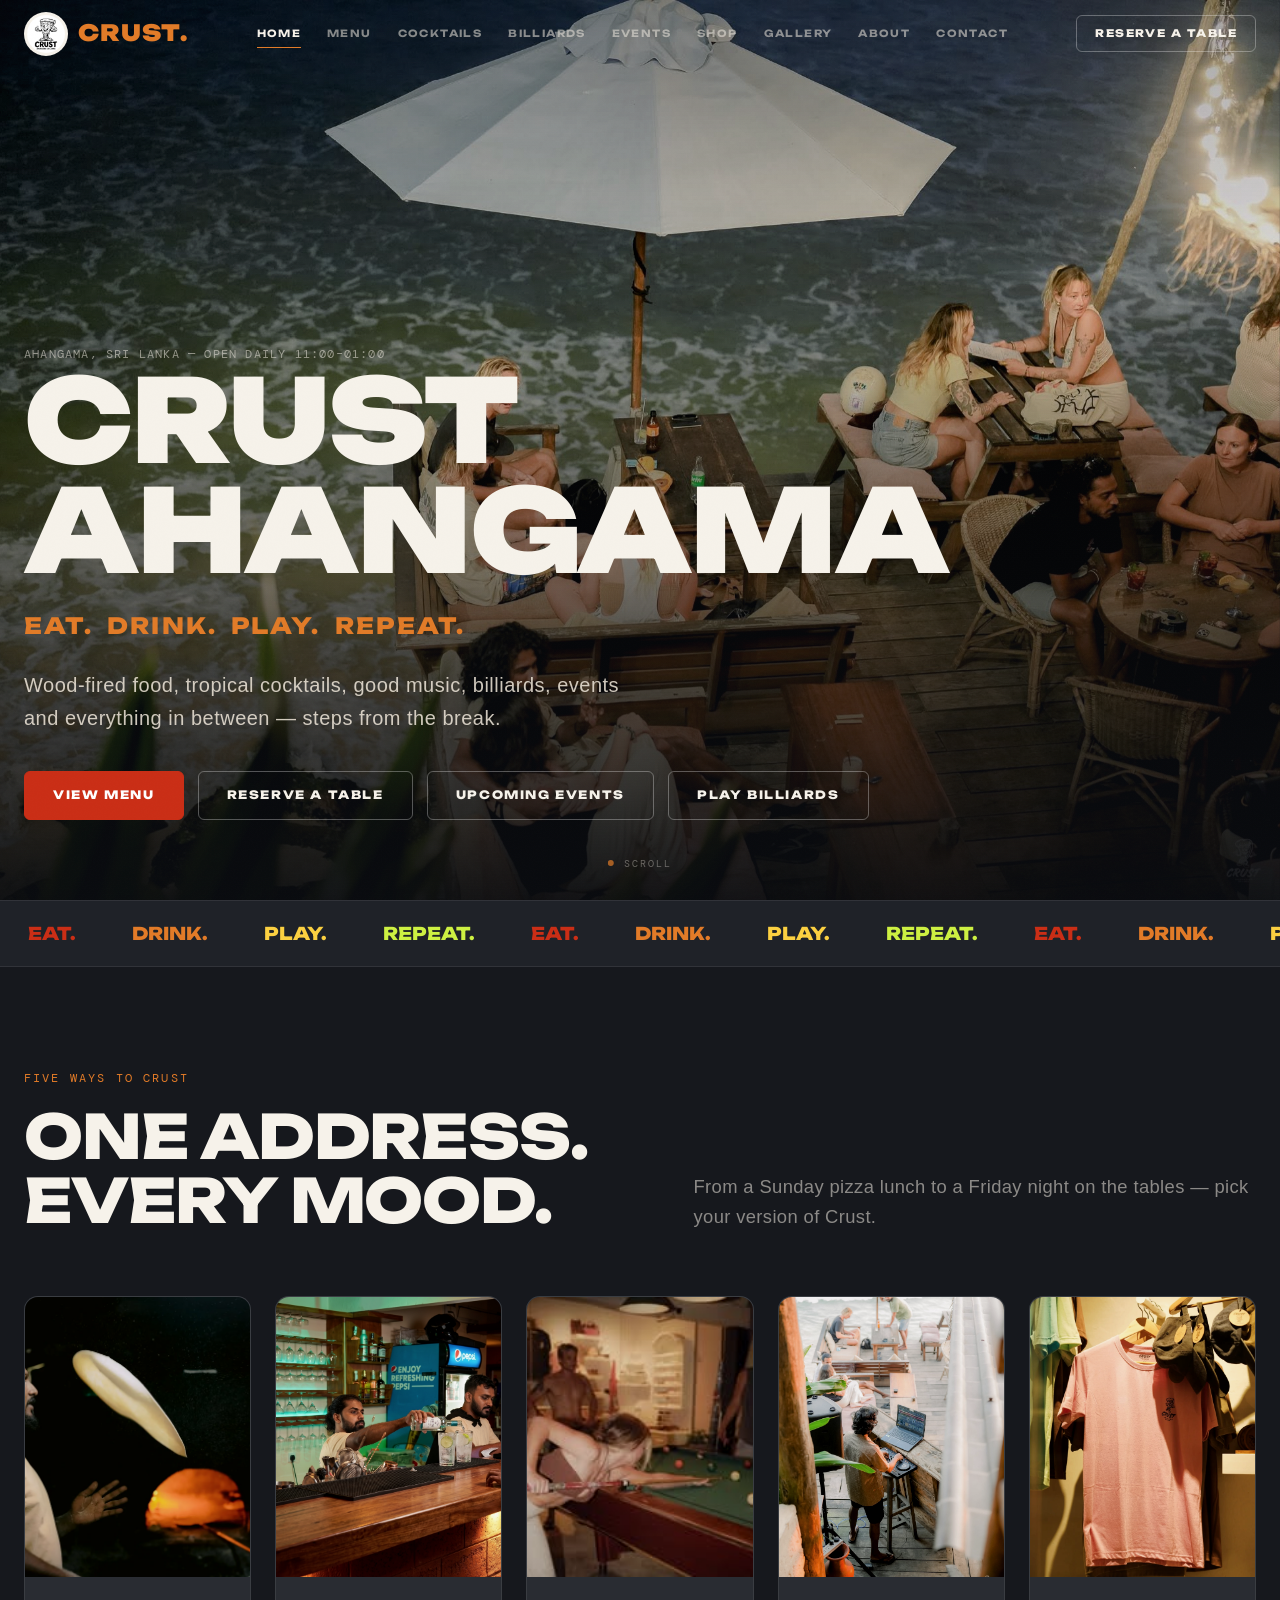
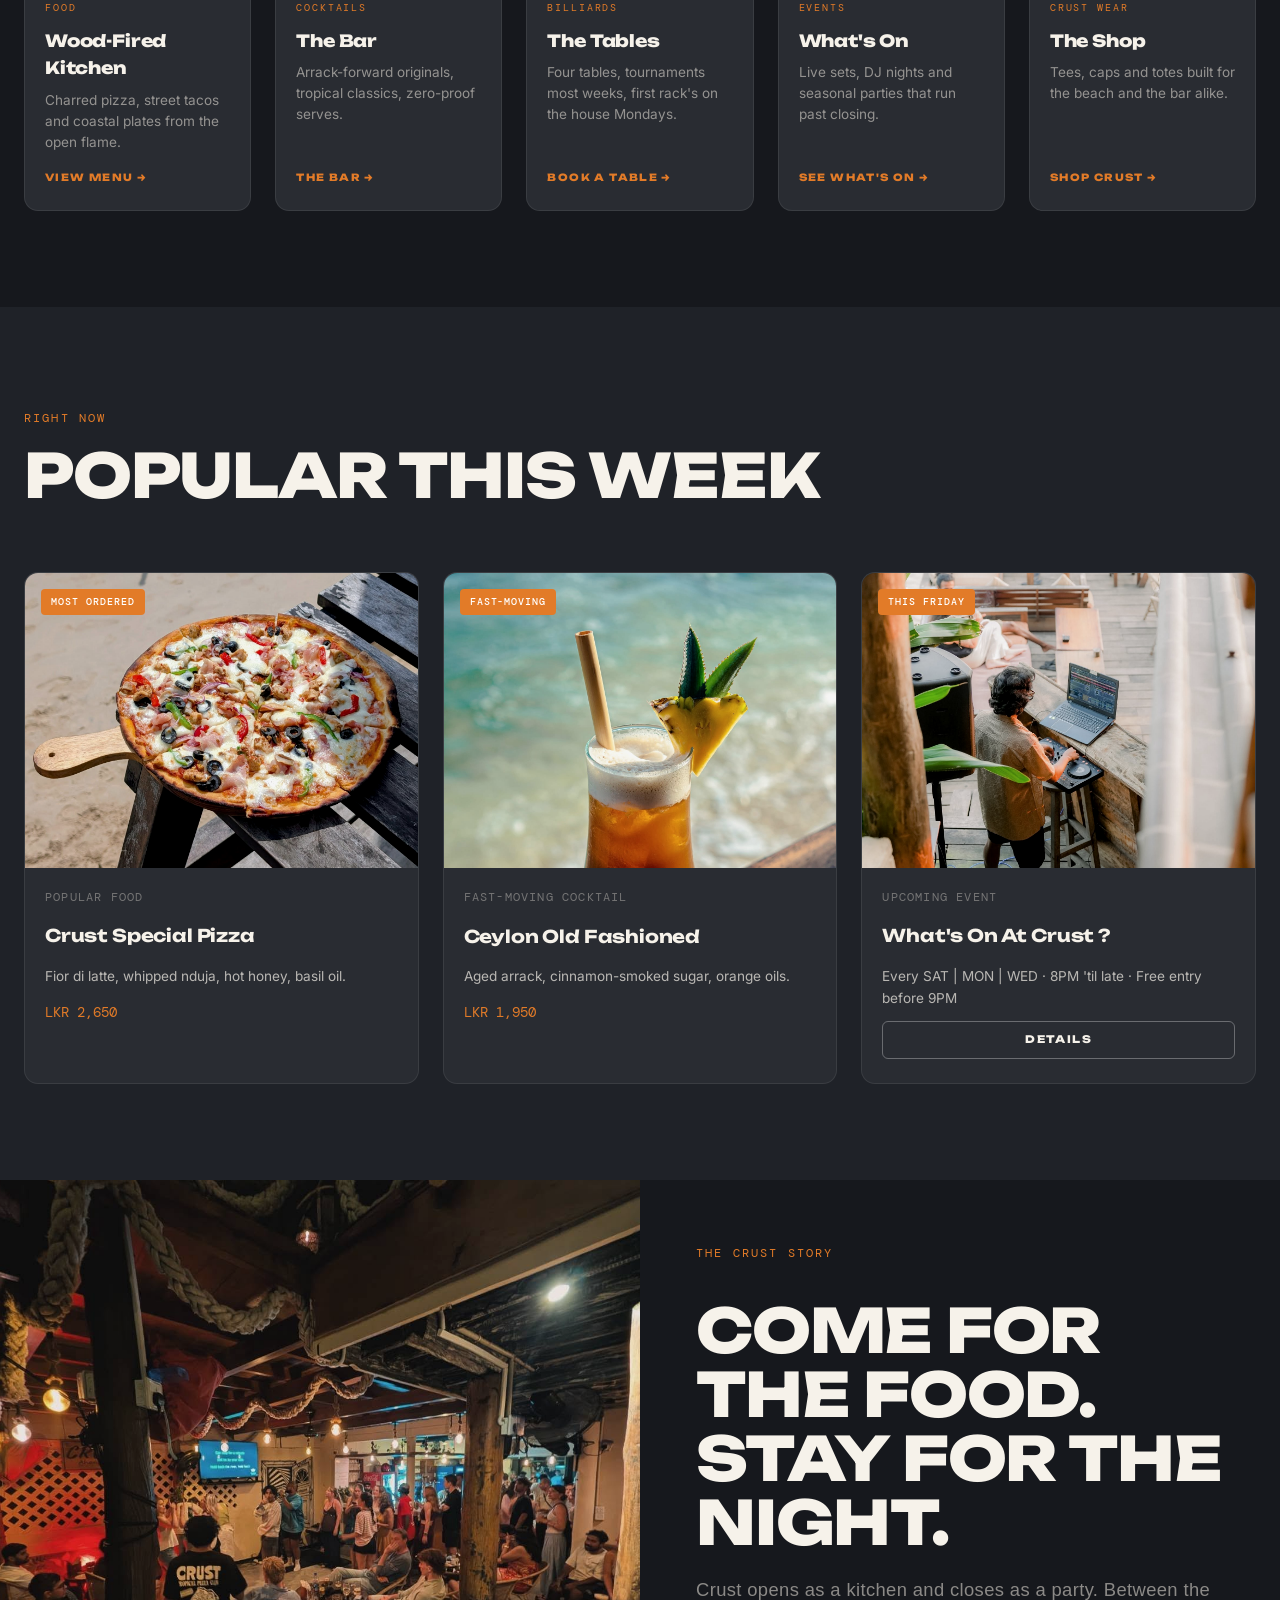
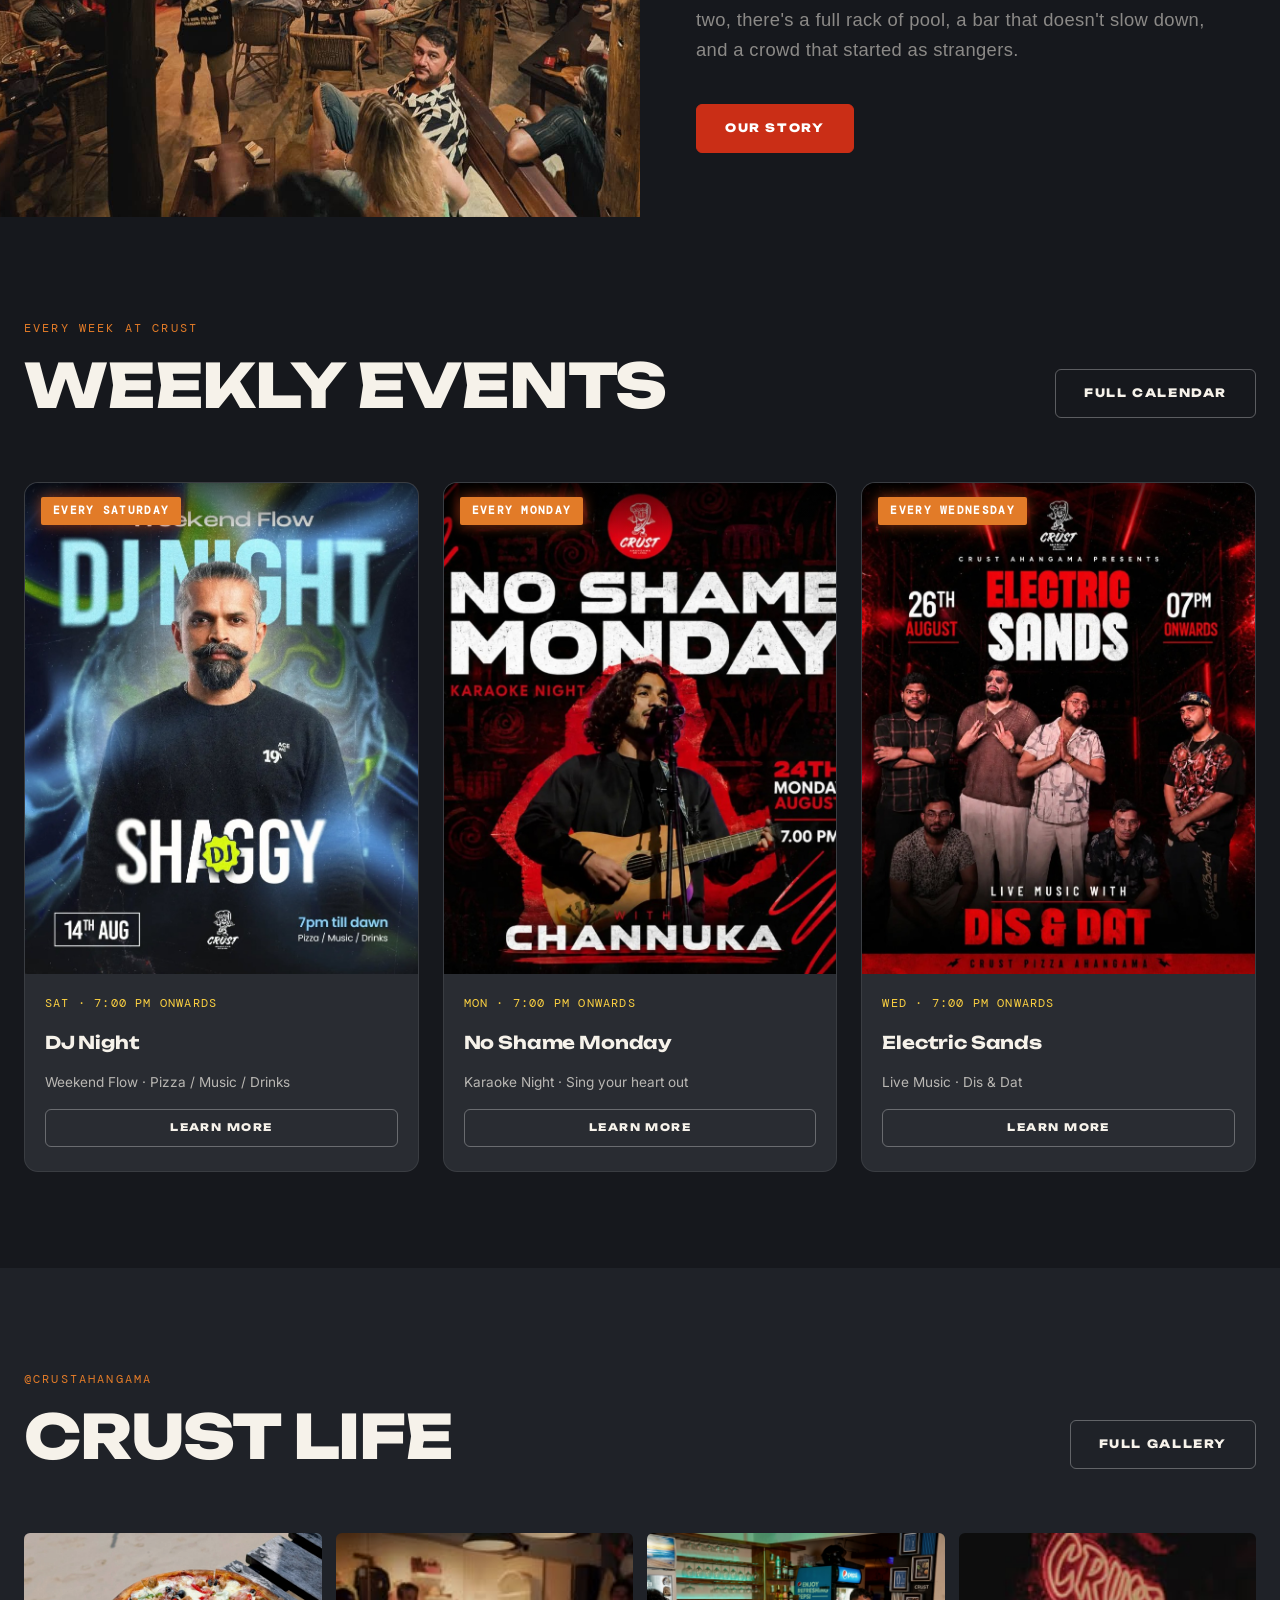
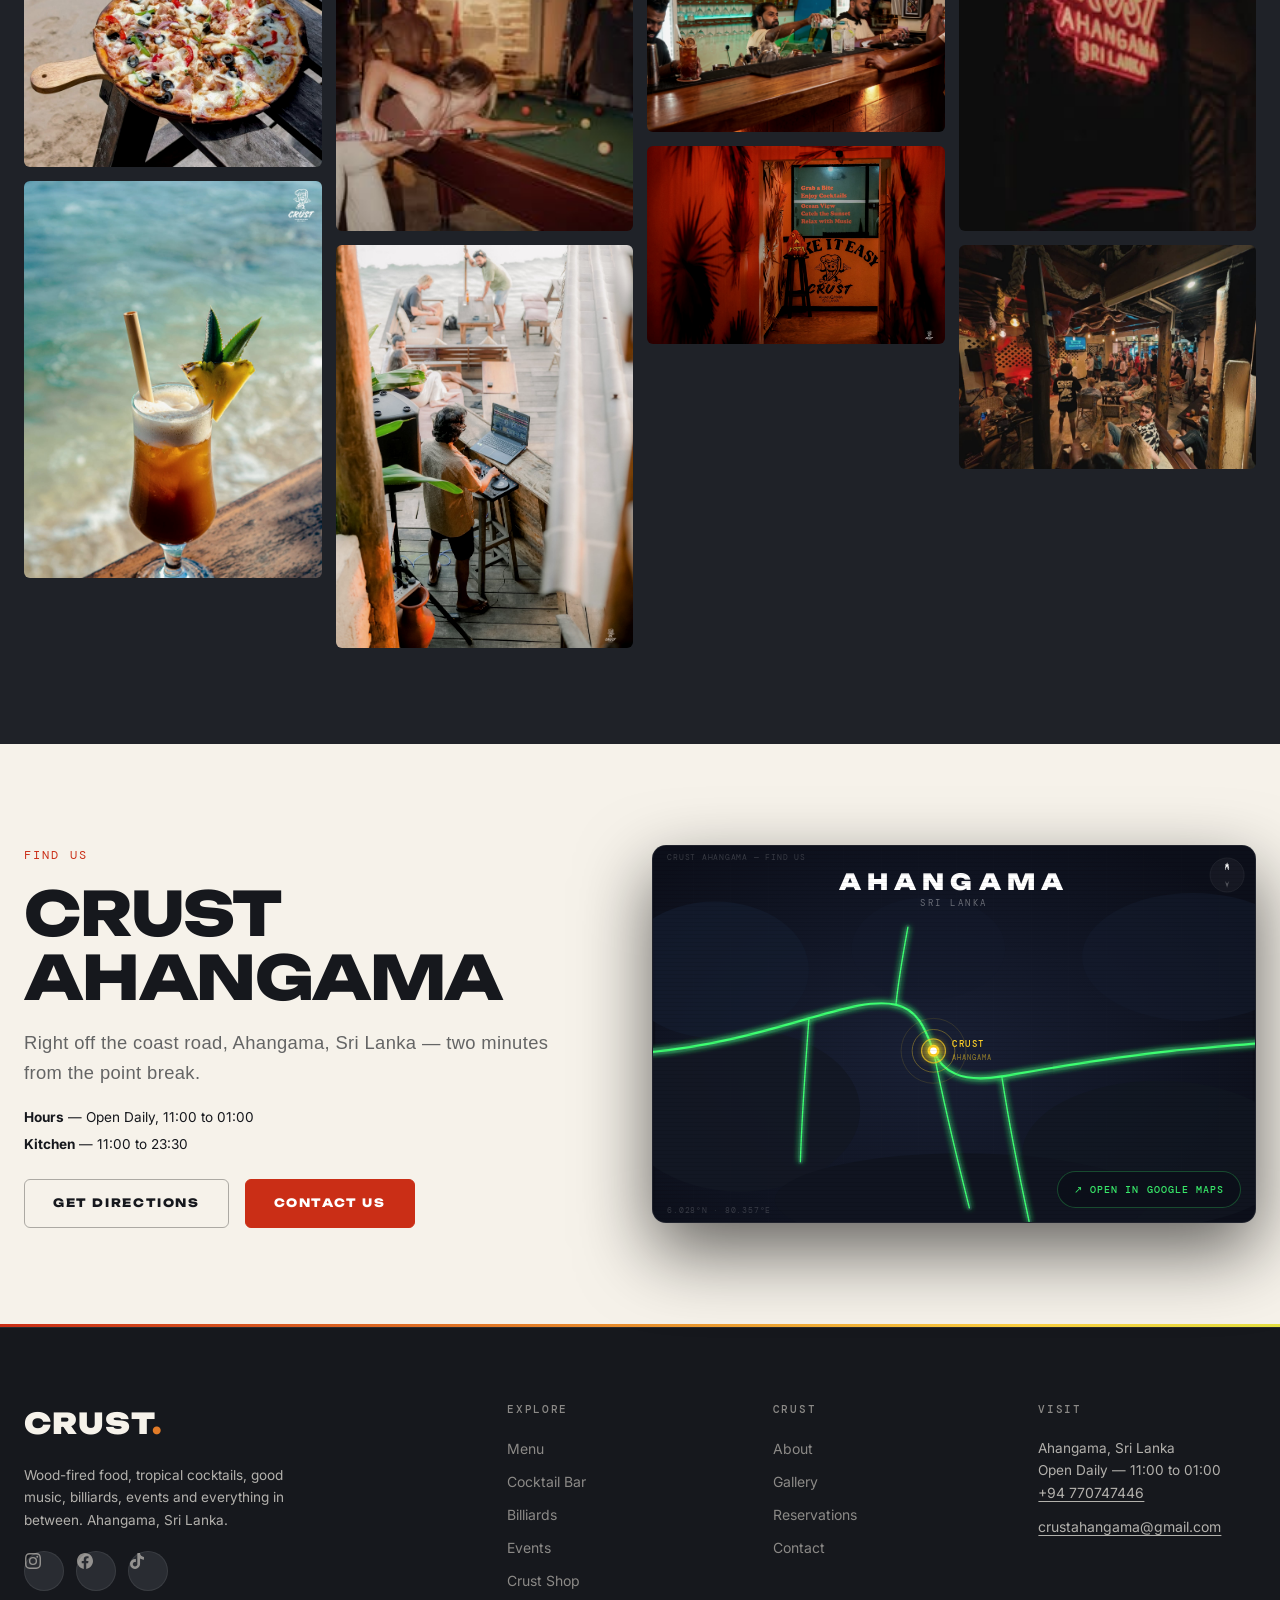
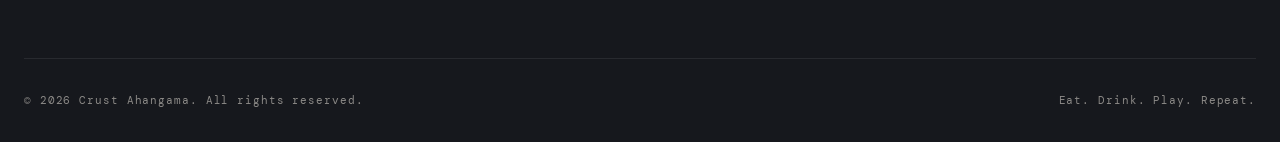
<file: index.html>
﻿<!doctype html>
<html lang="en">

<head>
  <meta charset="UTF-8">
  <meta name="viewport" content="width=device-width, initial-scale=1.0">
  <title>Eat. Drink. Play. Repeat. — CRUST AHANGAMA</title>
  <meta name="description"
    content="A modern restaurant, cocktail bar, billiards venue, events destination and lifestyle brand in Ahangama, Sri Lanka.">
  <link rel="stylesheet" href="assets/style.css">
  <link rel="stylesheet" href="assets/animations.css">

</head>

<body>
  <div class="grain"></div>

  <nav class="nav">
    <div class="container">
      <a href="index.html" class="nav-logo"><img src="assets/logo.jpg" alt="Crust Ahangama Logo"
          class="nav-logo-img"><span class="nav-logo-text">CRUST<span class="nav-logo-dot">.</span></span></a>
      <div class="nav-links">
        <a href="index.html" class="active">HOME</a>
        <a href="menu.html" class="">MENU</a>
        <a href="cocktails.html" class="">COCKTAILS</a>
        <a href="billiards.html" class="">BILLIARDS</a>
        <a href="events.html" class="">EVENTS</a>
        <a href="shop.html" class="">SHOP</a>
        <a href="gallery.html" class="">GALLERY</a>
        <a href="about.html" class="">ABOUT</a>
        <a href="contact.html" class="">CONTACT</a>
      </div>
      <div class="nav-cta">
        <a href="reservations.html" class="btn btn-outline btn-sm">RESERVE A TABLE</a>
        <button class="nav-burger" aria-label="Open menu"><span></span></button>
      </div>
    </div>
  </nav>
  <div class="mobile-drawer">
    <button class="mobile-drawer-close" aria-label="Close menu">&times;</button>
    <a href="index.html">HOME</a>
    <a href="menu.html">MENU</a>
    <a href="cocktails.html">COCKTAILS</a>
    <a href="billiards.html">BILLIARDS</a>
    <a href="events.html">EVENTS</a>
    <a href="shop.html">SHOP</a>
    <a href="gallery.html">GALLERY</a>
    <a href="about.html">ABOUT</a>
    <a href="contact.html">CONTACT</a>
    <div class="mobile-drawer-cta">
      <a href="reservations.html" class="btn btn-primary">RESERVE A TABLE</a>
      <a href="shop.html" class="btn btn-outline">CRUST SHOP</a>
    </div>
  </div>


  <section class="hero">
    <div class="hero-media"><img class="tone-photo" src="assets/community.jpg" alt="Crust Ahangama atmosphere"
        loading="eager"></div>
    <div class="container hero-inner">
      <span class="mono-tag">AHANGAMA, SRI LANKA &mdash; OPEN DAILY 11:00&ndash;01:00</span>
      <h1 class="display-1">CRUST<br>AHANGAMA</h1>
      <div class="hero-tagline">
        <span>EAT.</span><span>DRINK.</span><span>PLAY.</span><span>REPEAT.</span>
      </div>
      <p class="lede">Wood-fired food, tropical cocktails, good music, billiards, events and everything in between
        &mdash; steps from the break.</p>
      <div class="hero-actions">
        <a href="menu.html" class="btn btn-primary">VIEW MENU</a>
        <a href="reservations.html" class="btn btn-outline">RESERVE A TABLE</a>
        <a href="events.html" class="btn btn-outline">UPCOMING EVENTS</a>
        <a href="billiards.html" class="btn btn-outline">PLAY BILLIARDS</a>
      </div>
    </div>
    <div class="scroll-cue"><span class="dot"></span> SCROLL</div>
  </section>

  <div class="marquee">
    <div class="marquee-track">
      <span>EAT.</span><span>DRINK.</span><span>PLAY.</span><span>REPEAT.</span>
      <span>EAT.</span><span>DRINK.</span><span>PLAY.</span><span>REPEAT.</span>
      <span>EAT.</span><span>DRINK.</span><span>PLAY.</span><span>REPEAT.</span>
      <span>EAT.</span><span>DRINK.</span><span>PLAY.</span><span>REPEAT.</span>
    </div>
  </div>

  <section class="section bg-charcoal" id="experiences">
    <div class="container">
      <div class="section-head">
        <div>
          <span class="eyebrow">FIVE WAYS TO CRUST</span>
          <h2 class="display-2">One address.<br>Every mood.</h2>
        </div>
        <p class="lede">From a Sunday pizza lunch to a Friday night on the tables &mdash; pick your version of Crust.
        </p>
      </div>
      <div class="grid grid-5">
        <a href="menu.html" class="exp-card reveal">
          <img class="tone-photo" src="assets/kitchen.jfif" alt="Wood-fired pizza" loading="lazy">
          <div class="exp-card-body">
            <span class="exp-card-num">FOOD</span>
            <h3>Wood-Fired Kitchen</h3>
            <p>Charred pizza, street tacos and coastal plates from the open flame.</p>
            <span class="exp-card-link">VIEW MENU &rarr;</span>
          </div>
        </a>
        <a href="cocktails.html" class="exp-card reveal">
          <img class="tone-photo" src="assets/cocktail.jfif" alt="Tropical cocktail" loading="lazy">
          <div class="exp-card-body">
            <span class="exp-card-num">COCKTAILS</span>
            <h3>The Bar</h3>
            <p>Arrack-forward originals, tropical classics, zero-proof serves.</p>
            <span class="exp-card-link">THE BAR &rarr;</span>
          </div>
        </a>
        <a href="billiards.html" class="exp-card reveal">
          <img class="tone-photo" src="assets/billiards.jfif" alt="Billiards table" loading="lazy">
          <div class="exp-card-body">
            <span class="exp-card-num">BILLIARDS</span>
            <h3>The Tables</h3>
            <p>Four tables, tournaments most weeks, first rack's on the house Mondays.</p>
            <span class="exp-card-link">BOOK A TABLE &rarr;</span>
          </div>
        </a>
        <a href="events.html" class="exp-card reveal">
          <img class="tone-photo" src="assets/event.jpg" alt="Live DJ set" loading="lazy">
          <div class="exp-card-body">
            <span class="exp-card-num">EVENTS</span>
            <h3>What's On</h3>
            <p>Live sets, DJ nights and seasonal parties that run past closing.</p>
            <span class="exp-card-link">SEE WHAT'S ON &rarr;</span>
          </div>
        </a>
        <a href="shop.html" class="exp-card reveal">
          <img class="tone-photo" src="assets/shop.jfif" alt="Crust streetwear" loading="lazy">
          <div class="exp-card-body">
            <span class="exp-card-num">CRUST WEAR</span>
            <h3>The Shop</h3>
            <p>Tees, caps and totes built for the beach and the bar alike.</p>
            <span class="exp-card-link">SHOP CRUST &rarr;</span>
          </div>
        </a>
      </div>
    </div>
  </section>

  <section class="section bg-charcoal-2">
    <div class="container">
      <div class="section-head">
        <div>
          <span class="eyebrow">RIGHT NOW</span>
          <h2 class="display-2">Popular this week</h2>
        </div>
      </div>
      <div class="grid grid-3">
        <div class="card reveal">
          <div class="card-media"><img class="tone-photo" src="assets/pizza.jpg" alt="Crust wood-fired pizza"
              loading="lazy">
            <span class="badge badge-solid" style="position:absolute;top:16px;left:16px;">MOST ORDERED</span>
          </div>
          <div class="card-body">
            <span class="mono-tag opacity-70">POPULAR FOOD</span>
            <h3 class="h4" style="margin:8px 0;">Crust Special Pizza</h3>
            <p class="small opacity-70">Fior di latte, whipped nduja, hot honey, basil oil.</p>
            <span class="price-tag">LKR 2,650</span>
          </div>
        </div>
        <div class="card reveal">
          <div class="card-media"><img class="tone-photo" src="assets/drink.jpg"
              alt="Crust tropical cocktail by the ocean" loading="lazy">
            <span class="badge badge-solid" style="position:absolute;top:16px;left:16px;">FAST-MOVING</span>
          </div>
          <div class="card-body">
            <span class="mono-tag opacity-70">FAST-MOVING COCKTAIL</span>
            <h3 class="h4" style="margin:8px 0;">Ceylon Old Fashioned</h3>
            <p class="small opacity-70">Aged arrack, cinnamon-smoked sugar, orange oils.</p>
            <span class="price-tag">LKR 1,950</span>
          </div>
        </div>
        <div class="card reveal">
          <div class="card-media"><img class="tone-photo" src="assets/event.jpg" alt="DJ event at Crust Ahangama"
              loading="lazy">
            <span class="badge badge-solid" style="position:absolute;top:16px;left:16px;">THIS FRIDAY</span>
          </div>
          <div class="card-body">
            <span class="mono-tag opacity-70">UPCOMING EVENT</span>
            <h3 class="h4" style="margin:8px 0;">What's On At Crust ?</h3>
            <p class="small opacity-70">Every SAT | MON | WED &middot; 8PM 'til late &middot; Free entry before 9PM</p>
            <a href="events.html" class="btn btn-sm btn-outline" style="margin-top:6px;">DETAILS</a>
          </div>
        </div>
      </div>
    </div>
  </section>

  <section class="story-split reveal">
    <div class="story-media"><img class="tone-photo" src="assets/party.jpg" alt="Crowd at Crust Ahangama at night"
        loading="lazy"></div>
    <div class="story-text bg-charcoal">
      <span class="eyebrow">THE CRUST STORY</span>
      <h2 class="display-2">Come for the food.<br>Stay for the night.</h2>
      <p class="lede">Crust opens as a kitchen and closes as a party. Between the two, there's a full rack of pool, a
        bar that doesn't slow down, and a crowd that started as strangers.</p>
      <a href="about.html" class="btn btn-primary" style="margin-top:18px;width:fit-content;">OUR STORY</a>
    </div>
  </section>

  <section class="section bg-charcoal">
    <div class="container">
      <div class="section-head">
        <div>
          <span class="eyebrow">EVERY WEEK AT CRUST</span>
          <h2 class="display-2">Weekly Events</h2>
        </div>
        <a href="events.html" class="btn btn-outline">FULL CALENDAR</a>
      </div>
      <div class="grid grid-3">

        <!-- DJ NIGHT — Every Saturday -->
        <div class="card reveal weekly-event-card">
          <div class="card-media poster-media">
            <img src="assets/ev_djnight.jpg" alt="DJ Night at Crust Ahangama" loading="lazy">
            <div class="poster-overlay">
              <span class="weekly-tag">EVERY SATURDAY</span>
            </div>
          </div>
          <div class="card-body">
            <span class="mono-tag" style="color:var(--yellow)">SAT &middot; 7:00 PM ONWARDS</span>
            <h3 class="h4" style="margin:8px 0;">DJ Night</h3>
            <p class="small opacity-70">Weekend Flow &middot; Pizza / Music / Drinks</p>
            <a href="events.html" class="btn btn-sm btn-outline" style="margin-top:10px;">LEARN MORE</a>
          </div>
        </div>

        <!-- NO SHAME MONDAY — Every Monday -->
        <div class="card reveal weekly-event-card">
          <div class="card-media poster-media">
            <img src="assets/ev_noshamemonday.jpg" alt="No Shame Monday Karaoke at Crust" loading="lazy">
            <div class="poster-overlay">
              <span class="weekly-tag">EVERY MONDAY</span>
            </div>
          </div>
          <div class="card-body">
            <span class="mono-tag" style="color:var(--yellow)">MON &middot; 7:00 PM ONWARDS</span>
            <h3 class="h4" style="margin:8px 0;">No Shame Monday</h3>
            <p class="small opacity-70">Karaoke Night &middot; Sing your heart out</p>
            <a href="events.html" class="btn btn-sm btn-outline" style="margin-top:10px;">LEARN MORE</a>
          </div>
        </div>

        <!-- ELECTRIC SANDS — Every Wednesday -->
        <div class="card reveal weekly-event-card">
          <div class="card-media poster-media">
            <img src="assets/ev_electricsands.jpg" alt="Electric Sands Live Music at Crust" loading="lazy">
            <div class="poster-overlay">
              <span class="weekly-tag">EVERY WEDNESDAY</span>
            </div>
          </div>
          <div class="card-body">
            <span class="mono-tag" style="color:var(--yellow)">WED &middot; 7:00 PM ONWARDS</span>
            <h3 class="h4" style="margin:8px 0;">Electric Sands</h3>
            <p class="small opacity-70">Live Music &middot; Dis &amp; Dat</p>
            <a href="events.html" class="btn btn-sm btn-outline" style="margin-top:10px;">LEARN MORE</a>
          </div>
        </div>

      </div>
    </div>
  </section>

  <section class="section bg-charcoal-2">
    <div class="container">
      <div class="section-head">
        <div>
          <span class="eyebrow">@CRUSTAHANGAMA</span>
          <h2 class="display-2">Crust life</h2>
        </div>
        <a href="gallery.html" class="btn btn-outline">FULL GALLERY</a>
      </div>
      <div class="masonry">
        <figure><img class="tone-photo" src="assets/pizza.jpg" alt="Crust wood-fired pizza on the beach" loading="lazy">
        </figure>
        <figure><img class="tone-photo" src="assets/drink.jpg" alt="Tropical cocktail by the ocean" loading="lazy">
        </figure>
        <figure><img class="tone-photo" src="assets/billiards.jfif" alt="Billiards at Crust Ahangama" loading="lazy">
        </figure>
        <figure><img class="tone-photo" src="assets/event.jpg" alt="DJ set at Crust Ahangama" loading="lazy"></figure>
        <figure><img class="tone-photo" src="assets/cocktail.jfif" alt="Crust bar and cocktails" loading="lazy">
        </figure>
        <figure><img class="tone-photo" src="assets/haloween.jpg" alt="Crust Halloween special event" loading="lazy">
        </figure>
        <figure><img class="tone-photo" src="assets/crust.jfif" alt="Crust Ahangama neon sign" loading="lazy"></figure>
        <figure><img class="tone-photo" src="assets/party.jpg" alt="Party night at Crust Ahangama" loading="lazy">
        </figure>
      </div>
    </div>
  </section>

  <section class="section bg-cream">
    <div class="container grid grid-2" style="align-items:center;">
      <div>
        <span class="eyebrow">FIND US</span>
        <h2 class="display-2">Crust Ahangama</h2>
        <p class="lede" style="margin:18px 0;">Right off the coast road, Ahangama, Sri Lanka &mdash; two minutes from
          the point break.</p>
        <p class="small" style="margin-bottom:4px;"><strong>Hours</strong> &mdash; Open Daily, 11:00 to 01:00</p>
        <p class="small" style="margin-bottom:24px;"><strong>Kitchen</strong> &mdash; 11:00 to 23:30</p>
        <div class="flex gap-16 flex-wrap">
          <a href="https://maps.app.goo.gl/x2SgipuXHqkZutfEA" target="_blank" rel="noopener"
            class="btn btn-outline-dark">GET DIRECTIONS</a>
          <a href="contact.html" class="btn btn-primary">CONTACT US</a>
        </div>
      </div>
      <div class="crust-map reveal">
        <div class="crust-map-scanlines" aria-hidden="true"></div>
        <svg class="crust-map-svg" viewBox="0 0 700 440" xmlns="http://www.w3.org/2000/svg" role="img"
          aria-label="Crust Ahangama location map">
          <defs>
            <filter id="roadGlowFx" x="-100%" y="-100%" width="300%" height="300%">
              <feGaussianBlur in="SourceGraphic" stdDeviation="4" result="cb" />
              <feMerge>
                <feMergeNode in="cb" />
                <feMergeNode in="cb" />
                <feMergeNode in="SourceGraphic" />
              </feMerge>
            </filter>
            <filter id="pinGlowFx" x="-300%" y="-300%" width="700%" height="700%">
              <feGaussianBlur in="SourceGraphic" stdDeviation="7" result="cb2" />
              <feMerge>
                <feMergeNode in="cb2" />
                <feMergeNode in="cb2" />
                <feMergeNode in="SourceGraphic" />
              </feMerge>
            </filter>
            <radialGradient id="mapBg" cx="45%" cy="55%" r="65%">
              <stop offset="0%" stop-color="#192035" />
              <stop offset="100%" stop-color="#0c0f1a" />
            </radialGradient>
            <pattern id="mapGridPat" x="0" y="0" width="44" height="44" patternUnits="userSpaceOnUse">
              <path d="M 44 0 L 0 0 0 44" fill="none" stroke="rgba(255,255,255,0.025)" stroke-width="0.5" />
            </pattern>
          </defs>
          <!-- Background -->
          <rect width="700" height="440" fill="url(#mapBg)" />
          <rect width="700" height="440" fill="url(#mapGridPat)" />
          <!-- Terrain landmass blobs -->
          <ellipse cx="100" cy="310" rx="140" ry="95" fill="#131824" opacity="0.85" />
          <ellipse cx="590" cy="360" rx="160" ry="85" fill="#121722" opacity="0.7" />
          <ellipse cx="360" cy="415" rx="220" ry="55" fill="#101520" opacity="0.95" />
          <ellipse cx="70" cy="145" rx="110" ry="80" fill="#151d30" opacity="0.7" />
          <ellipse cx="630" cy="130" rx="130" ry="75" fill="#141c2e" opacity="0.55" />
          <ellipse cx="320" cy="120" rx="90" ry="60" fill="#141b2c" opacity="0.5" />
          <!-- Road bases (dark lane) -->
          <path class="map-rb"
            d="M -10,242 C 65,235 125,218 180,202 C 222,190 256,180 282,186 C 308,192 316,214 326,240 C 336,264 358,278 406,270 C 458,261 530,248 605,240 C 650,236 680,233 712,231" />
          <path class="map-rb map-rb-sm" d="M 326,240 C 336,292 350,352 368,424" />
          <path class="map-rb map-rb-sm" d="M 180,202 C 176,258 172,308 170,370" />
          <path class="map-rb map-rb-sm" d="M 406,270 C 414,322 424,375 438,440" />
          <path class="map-rb map-rb-sm" d="M 282,186 C 285,155 290,128 296,95" />
          <!-- Neon road glows (animated draw) -->
          <path class="map-rg map-rg-main"
            d="M -10,242 C 65,235 125,218 180,202 C 222,190 256,180 282,186 C 308,192 316,214 326,240 C 336,264 358,278 406,270 C 458,261 530,248 605,240 C 650,236 680,233 712,231" />
          <path class="map-rg map-rg-sec map-rg-d1" d="M 326,240 C 336,292 350,352 368,424" />
          <path class="map-rg map-rg-sec map-rg-d2" d="M 180,202 C 176,258 172,308 170,370" />
          <path class="map-rg map-rg-sec map-rg-d3" d="M 406,270 C 414,322 424,375 438,440" />
          <path class="map-rg map-rg-sec map-rg-d4" d="M 282,186 C 285,155 290,128 296,95" />
          <!-- Pulse rings around Crust location -->
          <circle class="map-pr map-pr-3" cx="326" cy="240" r="38" />
          <circle class="map-pr map-pr-2" cx="326" cy="240" r="25" />
          <circle class="map-pr map-pr-1" cx="326" cy="240" r="14" />
          <!-- Core pin dot -->
          <circle cx="326" cy="240" r="7" fill="#FFD228" filter="url(#pinGlowFx)" />
          <circle cx="326" cy="240" r="4" fill="#fff" />
          <!-- Pin label -->
          <text class="map-pl-name" x="348" y="236">CRUST</text>
          <text class="map-pl-loc" x="348" y="251">AHANGAMA</text>
          <!-- Corner info text -->
          <text class="map-corner-txt" x="14" y="430">6.028&#176;N &#183; 80.357&#176;E</text>
          <text class="map-corner-txt" x="14" y="16">CRUST AHANGAMA &#8212; FIND US</text>
          <!-- Compass rose -->
          <g transform="translate(670,34)">
            <circle r="20" fill="rgba(255,255,255,0.04)" stroke="rgba(255,255,255,0.1)" stroke-width="0.75" />
            <text x="0" y="-6" text-anchor="middle" class="map-compass-n">N</text>
            <polygon points="0,-15 2.5,-7 0,-10 -2.5,-7" fill="white" />
            <polygon points="0,15 2.5,7 0,10 -2.5,7" fill="rgba(255,255,255,0.25)" />
          </g>
          <!-- Map title overlay -->
          <text class="map-title-txt" x="350" y="52" text-anchor="middle">AHANGAMA</text>
          <text class="map-subtitle-txt" x="350" y="70" text-anchor="middle">SRI LANKA</text>
        </svg>
        <a href="https://maps.app.goo.gl/x2SgipuXHqkZutfEA" target="_blank" rel="noopener" class="map-open-btn">&#8599;
          OPEN IN GOOGLE MAPS</a>
      </div>
    </div>
  </section>


  <div class="flame-divider"></div>
  <footer class="footer">
    <div class="container">
      <div class="footer-top">
        <div>
          <div class="footer-logo">CRUST<span style="color:var(--orange)">.</span></div>
          <p class="small opacity-70" style="max-width:32ch;">Wood-fired food, tropical cocktails, good music,
            billiards, events and everything in between. Ahangama, Sri Lanka.</p>
          <div class="social-row" style="margin-top:20px;">
            <a href="https://www.instagram.com/crust_ahangama" target="_blank" rel="noopener"
              aria-label="Instagram"><svg xmlns="http://www.w3.org/2000/svg" viewBox="0 0 24 24" fill="currentColor"
                width="16" height="16">
                <path
                  d="M12 2.163c3.204 0 3.584.012 4.85.07 3.252.148 4.771 1.691 4.919 4.919.058 1.265.069 1.645.069 4.849 0 3.205-.012 3.584-.069 4.849-.149 3.225-1.664 4.771-4.919 4.919-1.266.058-1.644.07-4.85.07-3.204 0-3.584-.012-4.849-.07-3.26-.149-4.771-1.699-4.919-4.92-.058-1.265-.07-1.644-.07-4.849 0-3.204.013-3.583.07-4.849.149-3.227 1.664-4.771 4.919-4.919 1.266-.057 1.645-.069 4.849-.069zM12 0C8.741 0 8.333.014 7.053.072 2.695.272.273 2.69.073 7.052.014 8.333 0 8.741 0 12c0 3.259.014 3.668.072 4.948.2 4.358 2.618 6.78 6.98 6.98C8.333 23.986 8.741 24 12 24c3.259 0 3.668-.014 4.948-.072 4.354-.2 6.782-2.618 6.979-6.98.059-1.28.073-1.689.073-4.948 0-3.259-.014-3.667-.072-4.947-.196-4.354-2.617-6.78-6.979-6.98C15.668.014 15.259 0 12 0zm0 5.838a6.162 6.162 0 100 12.324 6.162 6.162 0 000-12.324zM12 16a4 4 0 110-8 4 4 0 010 8zm6.406-11.845a1.44 1.44 0 100 2.881 1.44 1.44 0 000-2.881z" />
              </svg></a>
            <a href="https://www.facebook.com/share/18QSpJUFrv/?mibextid=wwXIfr" target="_blank" rel="noopener"
              aria-label="Facebook"><svg xmlns="http://www.w3.org/2000/svg" viewBox="0 0 24 24" fill="currentColor"
                width="16" height="16">
                <path
                  d="M24 12.073c0-6.627-5.373-12-12-12s-12 5.373-12 12c0 5.99 4.388 10.954 10.125 11.854v-8.385H7.078v-3.47h3.047V9.43c0-3.007 1.792-4.669 4.533-4.669 1.312 0 2.686.235 2.686.235v2.953H15.83c-1.491 0-1.956.925-1.956 1.874v2.25h3.328l-.532 3.47h-2.796v8.385C19.612 23.027 24 18.062 24 12.073z" />
              </svg></a>
            <a href="https://www.tiktok.com/@crustahangama?_r=1&amp;_t=ZS-99MN7CwQKPc" target="_blank" rel="noopener"
              aria-label="TikTok"><svg xmlns="http://www.w3.org/2000/svg" viewBox="0 0 24 24" fill="currentColor"
                width="16" height="16">
                <path
                  d="M12.525.02c1.31-.02 2.61-.01 3.91-.02.08 1.53.63 3.09 1.75 4.17 1.12 1.11 2.7 1.62 4.24 1.79v4.03c-1.44-.05-2.89-.35-4.2-.97-.57-.26-1.1-.59-1.62-.93-.01 2.92.01 5.84-.02 8.75-.08 1.4-.54 2.79-1.35 3.94-1.31 1.92-3.58 3.17-5.91 3.21-1.43.08-2.86-.31-4.08-1.03-2.02-1.19-3.44-3.37-3.65-5.71-.02-.5-.03-1-.01-1.49.18-1.9 1.12-3.72 2.58-4.96 1.66-1.44 3.98-2.13 6.15-1.72.02 1.48-.04 2.96-.04 4.44-.99-.32-2.15-.23-3.02.37-.63.41-1.11 1.04-1.36 1.75-.21.51-.15 1.07-.14 1.61.24 1.64 1.82 3.02 3.5 2.87 1.12-.01 2.19-.66 2.77-1.61.19-.33.4-.67.41-1.06.1-1.79.06-3.57.07-5.36.01-4.03-.01-8.05.02-12.07z" />
              </svg></a>
          </div>
        </div>
        <div>
          <h4>EXPLORE</h4>
          <a href="menu.html">Menu</a>
          <a href="cocktails.html">Cocktail Bar</a>
          <a href="billiards.html">Billiards</a>
          <a href="events.html">Events</a>
          <a href="shop.html">Crust Shop</a>
        </div>
        <div>
          <h4>CRUST</h4>
          <a href="about.html">About</a>
          <a href="gallery.html">Gallery</a>
          <a href="reservations.html">Reservations</a>
          <a href="contact.html">Contact</a>
        </div>
        <div>
          <h4>VISIT</h4>
          <p class="small opacity-70">Ahangama, Sri Lanka</p>
          <p class="small opacity-70">Open Daily &mdash; 11:00 to 01:00</p>
          <p class="small opacity-70"><a href="tel:+94770747446"
              style="color:inherit;text-decoration:underline;text-underline-offset:3px;">+94 770747446</a></p>
          <p class="small opacity-70"><a href="mailto:crustahangama@gmail.com"
              style="color:inherit;text-decoration:underline;text-underline-offset:3px;">crustahangama@gmail.com</a></p>
        </div>
      </div>
      <div class="footer-bottom">
        <span>&copy; 2026 Crust Ahangama. All rights reserved.</span>
        <span>Eat. Drink. Play. Repeat.</span>
      </div>
    </div>
  </footer>

  <script src="assets/main.js"></script>
</body>

</html>
</file>
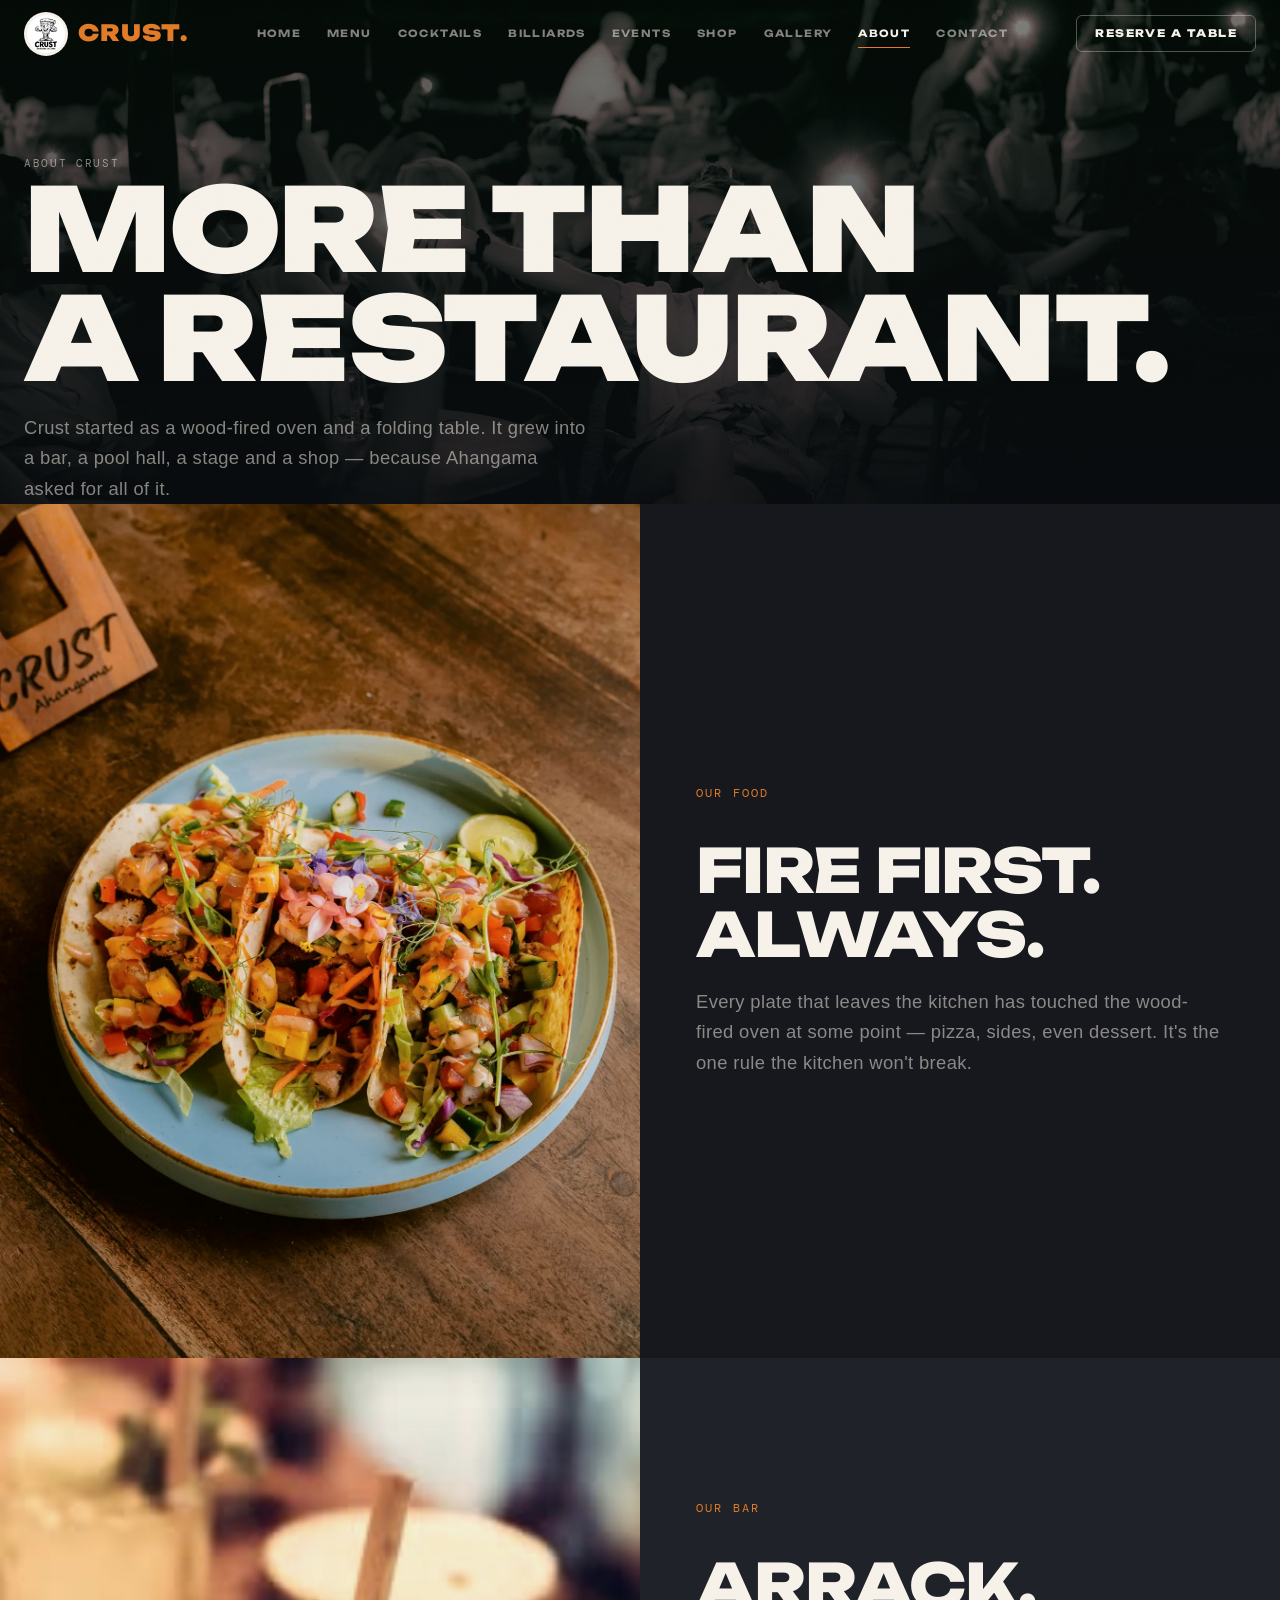
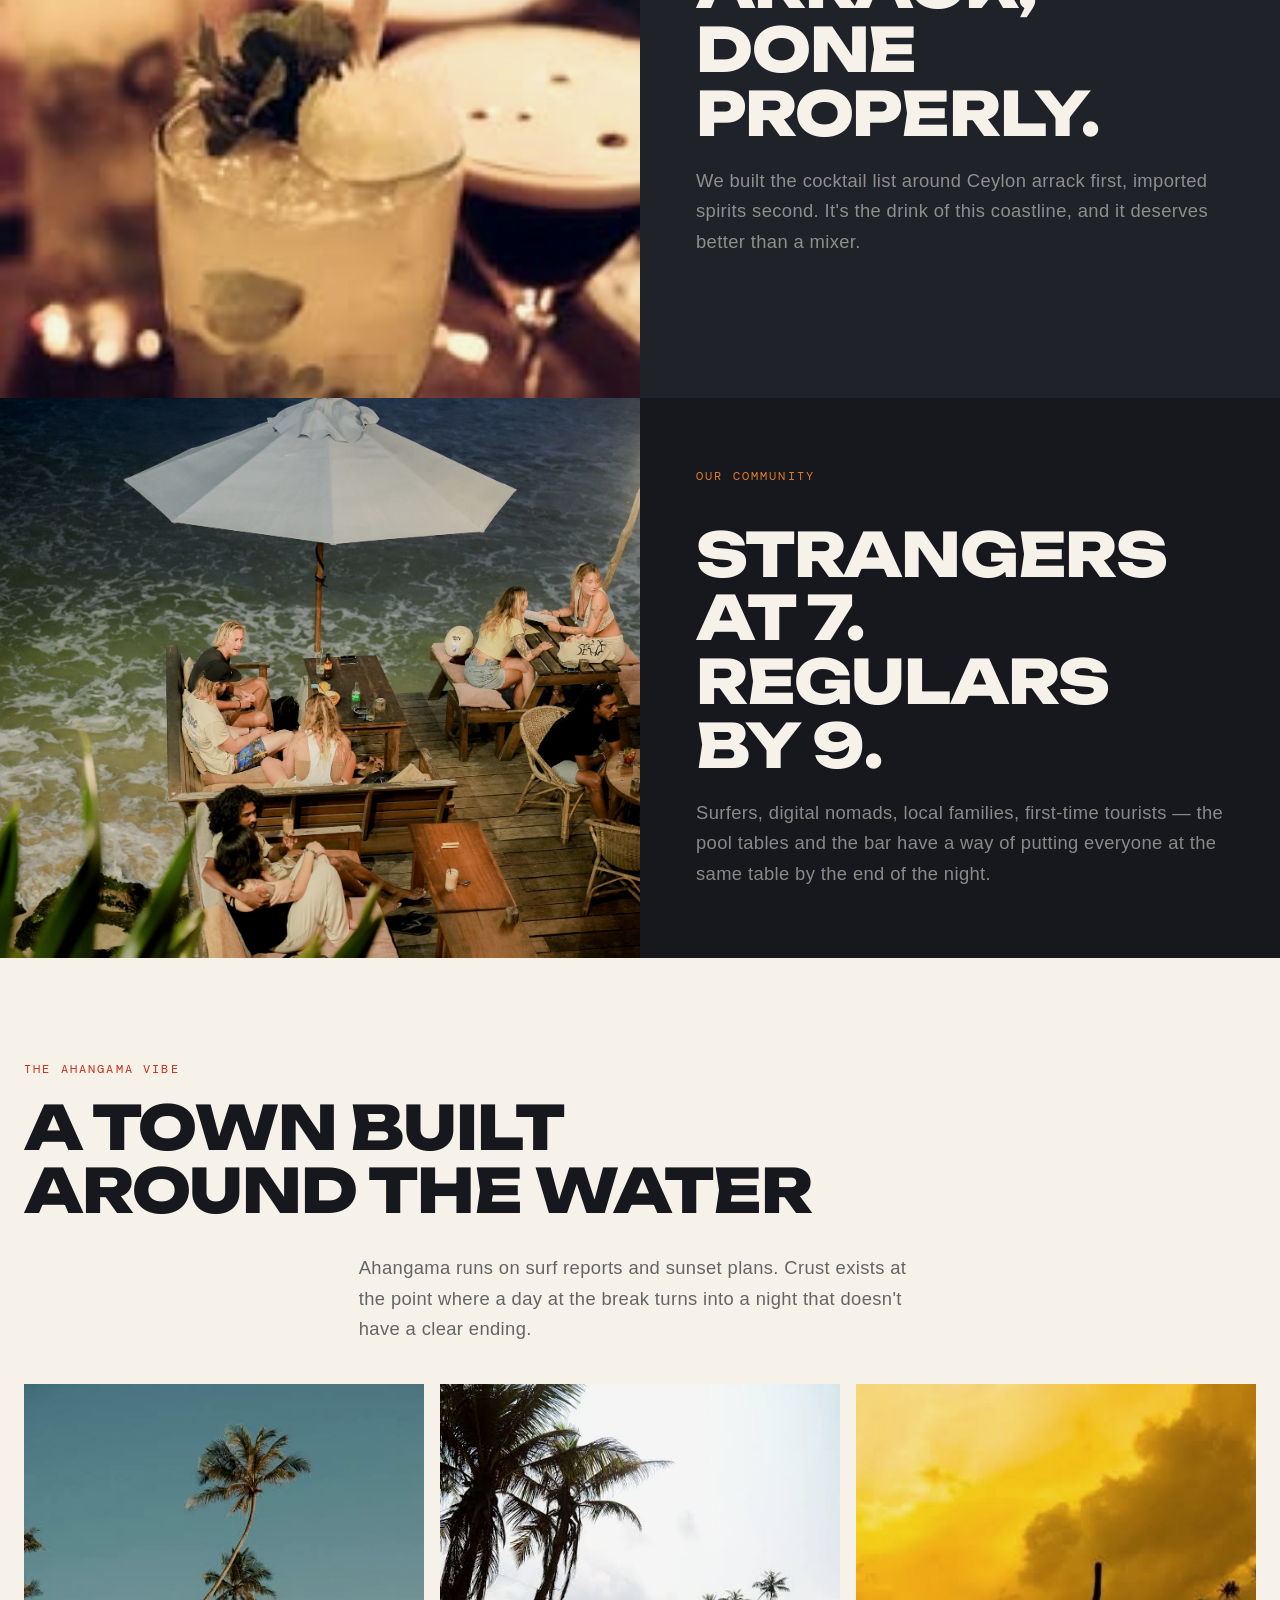
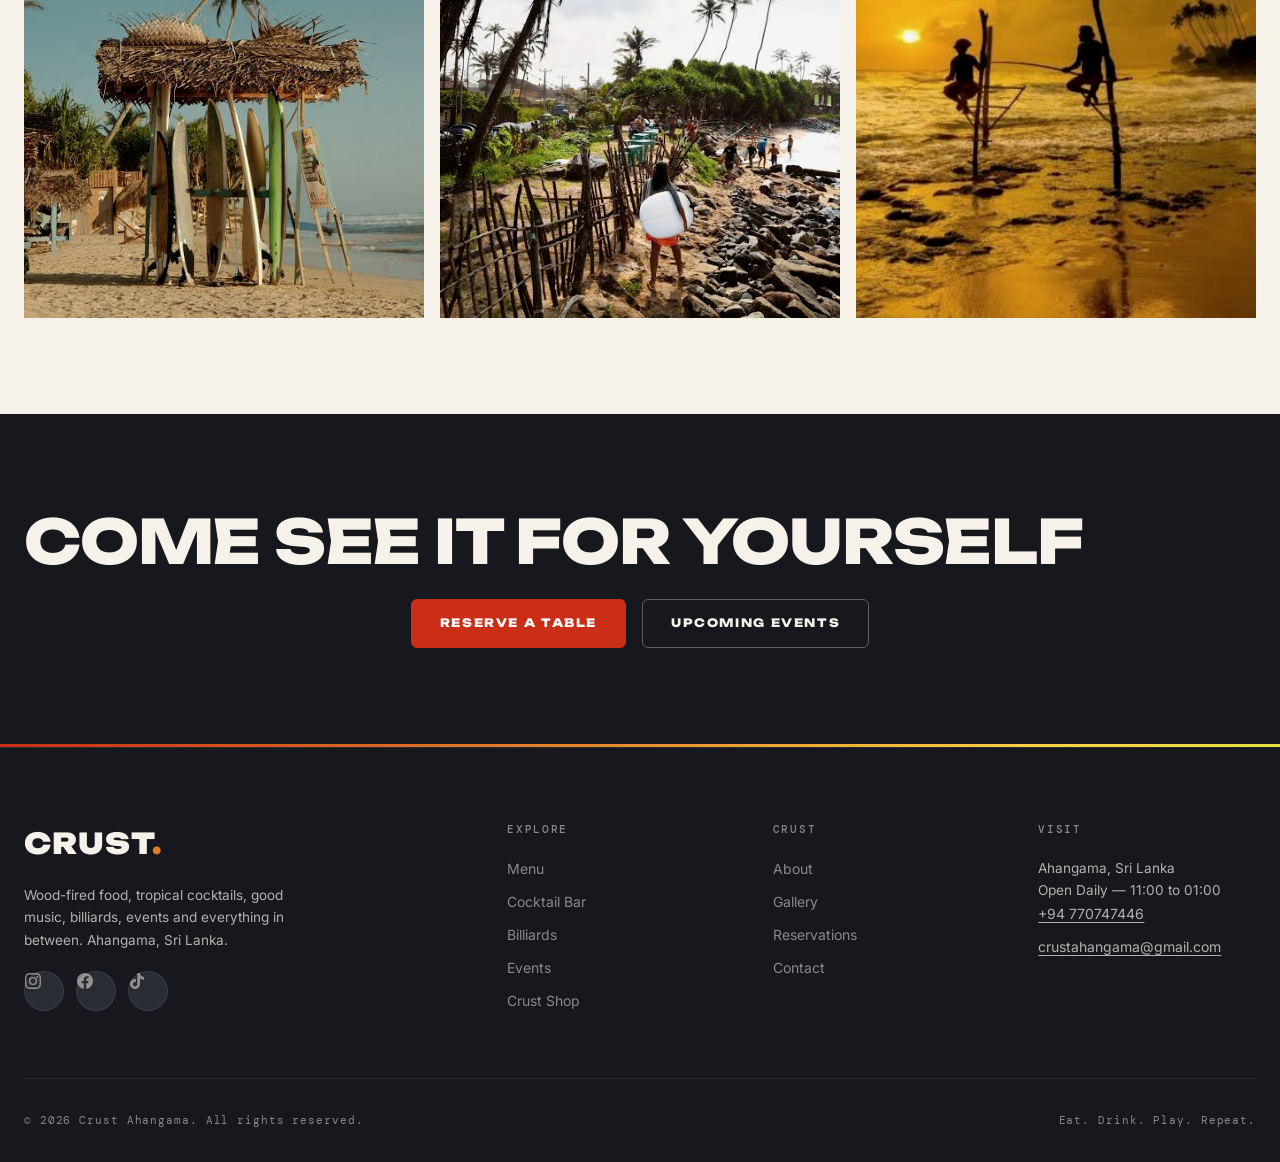
<file: about.html>
<!doctype html>
<html lang="en">

<head>
  <meta charset="UTF-8">
  <meta name="viewport" content="width=device-width, initial-scale=1.0">
  <title>About — CRUST AHANGAMA</title>
  <meta name="description" content="More than a restaurant — the Crust Ahangama story.">
  <link rel="stylesheet" href="assets/style.css">
  <link rel="stylesheet" href="assets/animations.css">

</head>

<body>
  <div class="grain"></div>

  <nav class="nav">
    <div class="container">
      <a href="index.html" class="nav-logo"><img src="assets/logo.jpg" alt="Crust Ahangama Logo"
          class="nav-logo-img"><span class="nav-logo-text">CRUST<span class="nav-logo-dot">.</span></span></a>
      <div class="nav-links">
        <a href="index.html" class="">HOME</a>
        <a href="menu.html" class="">MENU</a>
        <a href="cocktails.html" class="">COCKTAILS</a>
        <a href="billiards.html" class="">BILLIARDS</a>
        <a href="events.html" class="">EVENTS</a>
        <a href="shop.html" class="">SHOP</a>
        <a href="gallery.html" class="">GALLERY</a>
        <a href="about.html" class="active">ABOUT</a>
        <a href="contact.html" class="">CONTACT</a>
      </div>
      <div class="nav-cta">
        <a href="reservations.html" class="btn btn-outline btn-sm">RESERVE A TABLE</a>
        <button class="nav-burger" aria-label="Open menu"><span></span></button>
      </div>
    </div>
  </nav>
  <div class="mobile-drawer">
    <button class="mobile-drawer-close" aria-label="Close menu">&times;</button>
    <a href="index.html">HOME</a>
    <a href="menu.html">MENU</a>
    <a href="cocktails.html">COCKTAILS</a>
    <a href="billiards.html">BILLIARDS</a>
    <a href="events.html">EVENTS</a>
    <a href="shop.html">SHOP</a>
    <a href="gallery.html">GALLERY</a>
    <a href="about.html">ABOUT</a>
    <a href="contact.html">CONTACT</a>
    <div class="mobile-drawer-cta">
      <a href="reservations.html" class="btn btn-primary">RESERVE A TABLE</a>
      <a href="shop.html" class="btn btn-outline">CRUST SHOP</a>
    </div>
  </div>


  <header class="page-hero">
    <div class="page-hero-media"><img class="tone-photo" src="assets/abouttop.jpg" alt="Crust team at work"
        loading="lazy"></div>
    <div class="container">
      <span class="crumb">ABOUT CRUST</span>
      <h1 class="display-1">MORE THAN<br>A RESTAURANT.</h1>
      <p class="lede" style="margin-top:20px;">Crust started as a wood-fired oven and a folding table. It grew into a
        bar, a pool hall, a stage and a shop — because Ahangama asked for all of it.</p>
    </div>
  </header>

  <section class="story-split reveal">
    <div class="story-media"><img class="tone-photo" src="assets/food.jfif" alt="Chef sliding pizza into oven"
        loading="lazy"></div>
    <div class="story-text bg-charcoal">
      <span class="eyebrow">OUR FOOD</span>
      <h2 class="display-2">Fire first.<br>Always.</h2>
      <p class="lede">Every plate that leaves the kitchen has touched the wood-fired oven at some point — pizza, sides,
        even dessert. It's the one rule the kitchen won't break.</p>
    </div>
  </section>

  <section class="story-split reveal" style="direction:rtl;">
    <div class="story-text bg-charcoal-2" style="direction:ltr;">
      <span class="eyebrow">OUR BAR</span>
      <h2 class="display-2">Arrack, done<br>properly.</h2>
      <p class="lede">We built the cocktail list around Ceylon arrack first, imported spirits second. It's the drink of
        this coastline, and it deserves better than a mixer.</p>
    </div>
    <div class="story-media" style="direction:ltr;"><img class="tone-photo" src="assets/arrack1.jpg"
        alt="Bartender working the bar at night" loading="lazy"></div>
  </section>

  <section class="story-split reveal">
    <div class="story-media"><img class="tone-photo" src="assets/community.jpg"
        alt="Group of friends around a table at Crust" loading="lazy"></div>
    <div class="story-text bg-charcoal">
      <span class="eyebrow">OUR COMMUNITY</span>
      <h2 class="display-2">Strangers at 7.<br>Regulars by 9.</h2>
      <p class="lede">Surfers, digital nomads, local families, first-time tourists — the pool tables and the bar have a
        way of putting everyone at the same table by the end of the night.</p>
    </div>
  </section>

  <section class="section bg-cream">
    <div class="container text-center">
      <span class="eyebrow">THE AHANGAMA VIBE</span>
      <h2 class="display-2" style="margin-bottom:30px;">A town built<br>around the water</h2>
      <p class="lede" style="margin:0 auto 40px;">Ahangama runs on surf reports and sunset plans. Crust exists at the
        point where a day at the break turns into a night that doesn't have a clear ending.</p>
      <div class="grid grid-3" style="gap:16px;">
        <div class="card-media" style="aspect-ratio:3/4;"><img class="tone-photo" src="assets/ahangama.jfif"
            alt="Surfer walking with board" loading="lazy"></div>
        <div class="card-media" style="aspect-ratio:3/4;"><img class="tone-photo" src="assets/ahangama1.jfif"
            alt="Golden hour on the coast" loading="lazy"></div>
        <div class="card-media" style="aspect-ratio:3/4;"><img class="tone-photo" src="assets/ahangama2.jfif"
            alt="Crust deck full of people at night" loading="lazy">
        </div>
      </div>
    </div>
  </section>

  <section class="section bg-charcoal text-center">
    <div class="container">
      <h2 class="display-2" style="margin-bottom:26px;">Come see it for yourself</h2>
      <div class="flex gap-16 flex-wrap" style="justify-content:center;">
        <a href="reservations.html" class="btn btn-primary">RESERVE A TABLE</a>
        <a href="events.html" class="btn btn-outline">UPCOMING EVENTS</a>
      </div>
    </div>
  </section>


  <div class="flame-divider"></div>
  <footer class="footer">
    <div class="container">
      <div class="footer-top">
        <div>
          <div class="footer-logo">CRUST<span style="color:var(--orange)">.</span></div>
          <p class="small opacity-70" style="max-width:32ch;">Wood-fired food, tropical cocktails, good music,
            billiards, events and everything in between. Ahangama, Sri Lanka.</p>
          <div class="social-row" style="margin-top:20px;">
            <a href="https://www.instagram.com/crust_ahangama" target="_blank" rel="noopener"
              aria-label="Instagram"><svg xmlns="http://www.w3.org/2000/svg" viewBox="0 0 24 24" fill="currentColor"
                width="16" height="16">
                <path
                  d="M12 2.163c3.204 0 3.584.012 4.85.07 3.252.148 4.771 1.691 4.919 4.919.058 1.265.069 1.645.069 4.849 0 3.205-.012 3.584-.069 4.849-.149 3.225-1.664 4.771-4.919 4.919-1.266.058-1.644.07-4.85.07-3.204 0-3.584-.012-4.849-.07-3.26-.149-4.771-1.699-4.919-4.92-.058-1.265-.07-1.644-.07-4.849 0-3.204.013-3.583.07-4.849.149-3.227 1.664-4.771 4.919-4.919 1.266-.057 1.645-.069 4.849-.069zM12 0C8.741 0 8.333.014 7.053.072 2.695.272.273 2.69.073 7.052.014 8.333 0 8.741 0 12c0 3.259.014 3.668.072 4.948.2 4.358 2.618 6.78 6.98 6.98C8.333 23.986 8.741 24 12 24c3.259 0 3.668-.014 4.948-.072 4.354-.2 6.782-2.618 6.979-6.98.059-1.28.073-1.689.073-4.948 0-3.259-.014-3.667-.072-4.947-.196-4.354-2.617-6.78-6.979-6.98C15.668.014 15.259 0 12 0zm0 5.838a6.162 6.162 0 100 12.324 6.162 6.162 0 000-12.324zM12 16a4 4 0 110-8 4 4 0 010 8zm6.406-11.845a1.44 1.44 0 100 2.881 1.44 1.44 0 000-2.881z" />
              </svg></a>
            <a href="https://www.facebook.com/share/18QSpJUFrv/?mibextid=wwXIfr" target="_blank" rel="noopener"
              aria-label="Facebook"><svg xmlns="http://www.w3.org/2000/svg" viewBox="0 0 24 24" fill="currentColor"
                width="16" height="16">
                <path
                  d="M24 12.073c0-6.627-5.373-12-12-12s-12 5.373-12 12c0 5.99 4.388 10.954 10.125 11.854v-8.385H7.078v-3.47h3.047V9.43c0-3.007 1.792-4.669 4.533-4.669 1.312 0 2.686.235 2.686.235v2.953H15.83c-1.491 0-1.956.925-1.956 1.874v2.25h3.328l-.532 3.47h-2.796v8.385C19.612 23.027 24 18.062 24 12.073z" />
              </svg></a>
            <a href="https://www.tiktok.com/@crustahangama?_r=1&amp;_t=ZS-99MN7CwQKPc" target="_blank" rel="noopener"
              aria-label="TikTok"><svg xmlns="http://www.w3.org/2000/svg" viewBox="0 0 24 24" fill="currentColor"
                width="16" height="16">
                <path
                  d="M12.525.02c1.31-.02 2.61-.01 3.91-.02.08 1.53.63 3.09 1.75 4.17 1.12 1.11 2.7 1.62 4.24 1.79v4.03c-1.44-.05-2.89-.35-4.2-.97-.57-.26-1.1-.59-1.62-.93-.01 2.92.01 5.84-.02 8.75-.08 1.4-.54 2.79-1.35 3.94-1.31 1.92-3.58 3.17-5.91 3.21-1.43.08-2.86-.31-4.08-1.03-2.02-1.19-3.44-3.37-3.65-5.71-.02-.5-.03-1-.01-1.49.18-1.9 1.12-3.72 2.58-4.96 1.66-1.44 3.98-2.13 6.15-1.72.02 1.48-.04 2.96-.04 4.44-.99-.32-2.15-.23-3.02.37-.63.41-1.11 1.04-1.36 1.75-.21.51-.15 1.07-.14 1.61.24 1.64 1.82 3.02 3.5 2.87 1.12-.01 2.19-.66 2.77-1.61.19-.33.4-.67.41-1.06.1-1.79.06-3.57.07-5.36.01-4.03-.01-8.05.02-12.07z" />
              </svg></a>
          </div>
        </div>
        <div>
          <h4>EXPLORE</h4>
          <a href="menu.html">Menu</a>
          <a href="cocktails.html">Cocktail Bar</a>
          <a href="billiards.html">Billiards</a>
          <a href="events.html">Events</a>
          <a href="shop.html">Crust Shop</a>
        </div>
        <div>
          <h4>CRUST</h4>
          <a href="about.html">About</a>
          <a href="gallery.html">Gallery</a>
          <a href="reservations.html">Reservations</a>
          <a href="contact.html">Contact</a>
        </div>
        <div>
          <h4>VISIT</h4>
          <p class="small opacity-70">Ahangama, Sri Lanka</p>
          <p class="small opacity-70">Open Daily &mdash; 11:00 to 01:00</p>
          <p class="small opacity-70"><a href="tel:+94770747446"
              style="color:inherit;text-decoration:underline;text-underline-offset:3px;">+94 770747446</a></p>
          <p class="small opacity-70"><a href="mailto:crustahangama@gmail.com"
              style="color:inherit;text-decoration:underline;text-underline-offset:3px;">crustahangama@gmail.com</a></p>
        </div>
      </div>
      <div class="footer-bottom">
        <span>&copy; 2026 Crust Ahangama. All rights reserved.</span>
        <span>Eat. Drink. Play. Repeat.</span>
      </div>
    </div>
  </footer>

  <script src="assets/main.js"></script>
</body>

</html>
</file>
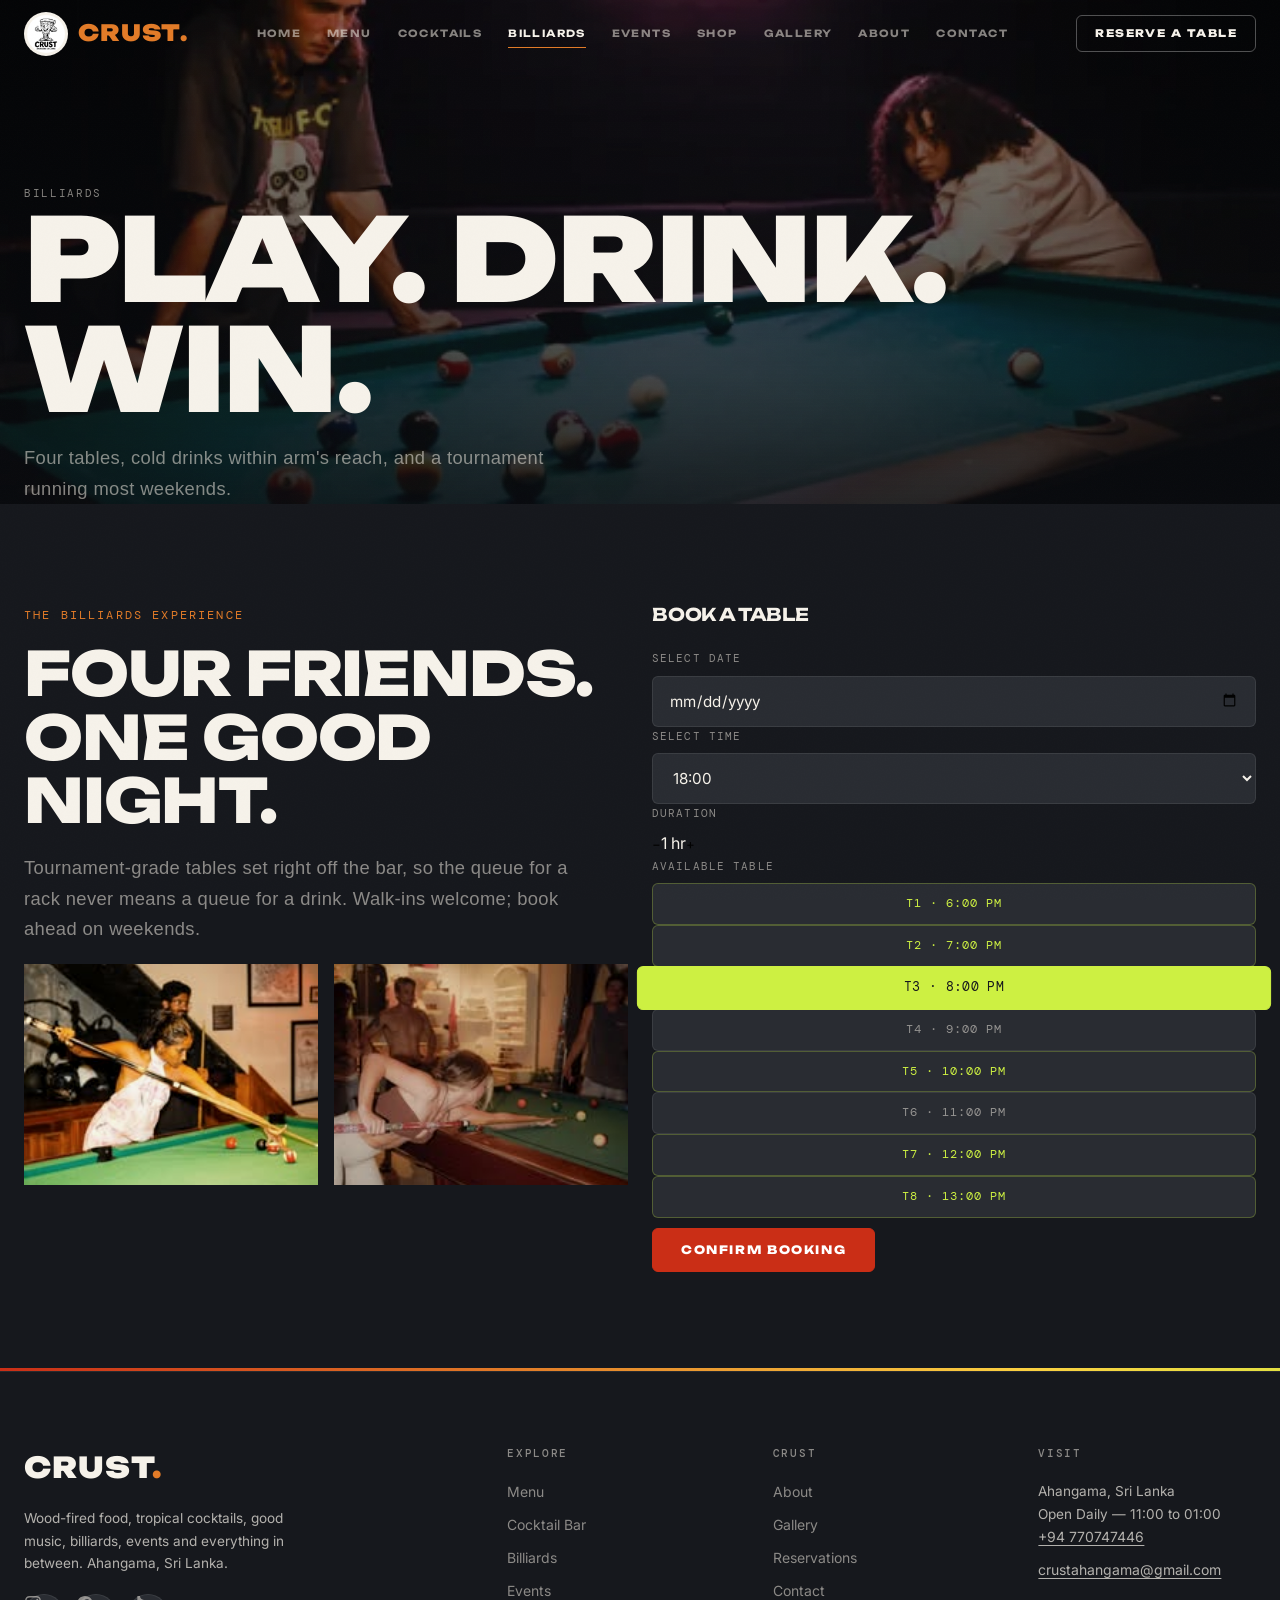
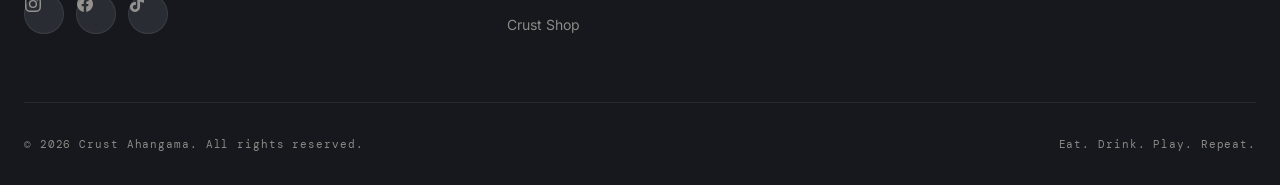
<file: billiards.html>
<!doctype html>
<html lang="en">

<head>
  <meta charset="UTF-8">
  <meta name="viewport" content="width=device-width, initial-scale=1.0">
  <title>Billiards — CRUST AHANGAMA</title>
  <meta name="description" content="Book a pool table and check upcoming tournaments at Crust Ahangama.">
  <link rel="stylesheet" href="assets/style.css">
  <link rel="stylesheet" href="assets/animations.css">

</head>

<body>
  <div class="grain"></div>

  <nav class="nav">
    <div class="container">
      <a href="index.html" class="nav-logo"><img src="assets/logo.jpg" alt="Crust Ahangama Logo"
          class="nav-logo-img"><span class="nav-logo-text">CRUST<span class="nav-logo-dot">.</span></span></a>
      <div class="nav-links">
        <a href="index.html" class="">HOME</a>
        <a href="menu.html" class="">MENU</a>
        <a href="cocktails.html" class="">COCKTAILS</a>
        <a href="billiards.html" class="active">BILLIARDS</a>
        <a href="events.html" class="">EVENTS</a>
        <a href="shop.html" class="">SHOP</a>
        <a href="gallery.html" class="">GALLERY</a>
        <a href="about.html" class="">ABOUT</a>
        <a href="contact.html" class="">CONTACT</a>
      </div>
      <div class="nav-cta">
        <a href="reservations.html" class="btn btn-outline btn-sm">RESERVE A TABLE</a>
        <button class="nav-burger" aria-label="Open menu"><span></span></button>
      </div>
    </div>
  </nav>
  <div class="mobile-drawer">
    <button class="mobile-drawer-close" aria-label="Close menu">&times;</button>
    <a href="index.html">HOME</a>
    <a href="menu.html">MENU</a>
    <a href="cocktails.html">COCKTAILS</a>
    <a href="billiards.html">BILLIARDS</a>
    <a href="events.html">EVENTS</a>
    <a href="shop.html">SHOP</a>
    <a href="gallery.html">GALLERY</a>
    <a href="about.html">ABOUT</a>
    <a href="contact.html">CONTACT</a>
    <div class="mobile-drawer-cta">
      <a href="reservations.html" class="btn btn-primary">RESERVE A TABLE</a>
      <a href="shop.html" class="btn btn-outline">CRUST SHOP</a>
    </div>
  </div>


  <header class="page-hero">
    <div class="page-hero-media"><img class="tone-photo" src="assets/bil.webp" alt="Billiards table under warm light"
        loading="lazy"></div>
    <div class="container">
      <span class="crumb">BILLIARDS</span>
      <h1 class="display-1">PLAY. DRINK.<br>WIN.</h1>
      <p class="lede" style="margin-top:20px;">Four tables, cold drinks within arm's reach, and a tournament running
        most weekends.</p>
    </div>
  </header>

  <section class="section bg-charcoal">
    <div class="container grid grid-2" style="align-items:start;">
      <div>
        <span class="eyebrow">THE BILLIARDS EXPERIENCE</span>
        <h2 class="display-2" style="margin-bottom:20px;">Four Friends.<br>One good night.</h2>
        <p class="lede" style="margin-bottom:20px;">Tournament-grade tables set right off the bar, so the queue for a
          rack never means a queue for a drink. Walk-ins welcome; book ahead on weekends.</p>
        <div class="grid grid-2" style="gap:16px;">
          <div class="card-media" style="aspect-ratio:4/3;"><img class="tone-photo" src="assets/billiards1.jpg"
              alt="Close up of pool balls" loading="lazy">
          </div>
          <div class="card-media" style="aspect-ratio:4/3;"><img class="tone-photo" src="assets/billiards.jfif"
              alt="Players at the table" loading="lazy">
          </div>
        </div>
      </div>

      <div class="booking-widget reveal">
        <h3 class="h4" style="margin-bottom:20px;">BOOK A TABLE</h3>
        <form data-fake-submit="#billiards-confirm">
          <div class="field">
            <label>SELECT DATE</label>
            <input type="date" required>
          </div>
          <div class="field-row">
            <div class="field">
              <label>SELECT TIME</label>
              <select>
                <option>18:00</option>
                <option>19:00</option>
                <option>20:00</option>
                <option>21:00</option>
              </select>
            </div>
            <div class="field">
              <label>DURATION</label>
              <div class="stepper-group" data-min="1" data-max="4">
                <button type="button" data-action="dec">&minus;</button><span>1 hr</span><button type="button"
                  data-action="inc">+</button>
              </div>
            </div>
          </div>
          <div class="field">
            <label>AVAILABLE TABLE</label>
            <div class="table-grid">
              <div class="table-slot available">T1 &middot; 6:00 PM</div>
              <div class="table-slot available">T2 &middot; 7:00 PM</div>
              <div class="table-slot selected">T3 &middot; 8:00 PM</div>
              <div class="table-slot busy">T4 &middot; 9:00 PM</div>
              <div class="table-slot available">T5 &middot; 10:00 PM</div>
              <div class="table-slot busy">T6 &middot; 11:00 PM</div>
              <div class="table-slot available">T7 &middot; 12:00 PM</div>
              <div class="table-slot available">T8 &middot; 13:00 PM</div>
            </div>
          </div>
          <button type="submit" class="btn btn-primary btn-block" style="margin-top:10px;">CONFIRM BOOKING</button>
        </form>
        <div id="billiards-confirm" class="confirm-panel" style="display:none;margin-top:10px;">
          <div class="confirm-icon">&#10003;</div>
          <h3 class="h4">Table booked</h3>
          <p class="small opacity-70">We've saved Table 3, tonight at 20:00, for 1 hour.</p>
          <div class="confirm-code">CRST-8834</div>
          <a href="index.html" class="btn btn-outline btn-sm">BACK TO HOME</a>
        </div>
      </div>
    </div>
  </section>




  <div class="flame-divider"></div>
  <footer class="footer">
    <div class="container">
      <div class="footer-top">
        <div>
          <div class="footer-logo">CRUST<span style="color:var(--orange)">.</span></div>
          <p class="small opacity-70" style="max-width:32ch;">Wood-fired food, tropical cocktails, good music,
            billiards, events and everything in between. Ahangama, Sri Lanka.</p>
          <div class="social-row" style="margin-top:20px;">
            <a href="https://www.instagram.com/crust_ahangama" target="_blank" rel="noopener"
              aria-label="Instagram"><svg xmlns="http://www.w3.org/2000/svg" viewBox="0 0 24 24" fill="currentColor"
                width="16" height="16">
                <path
                  d="M12 2.163c3.204 0 3.584.012 4.85.07 3.252.148 4.771 1.691 4.919 4.919.058 1.265.069 1.645.069 4.849 0 3.205-.012 3.584-.069 4.849-.149 3.225-1.664 4.771-4.919 4.919-1.266.058-1.644.07-4.85.07-3.204 0-3.584-.012-4.849-.07-3.26-.149-4.771-1.699-4.919-4.92-.058-1.265-.07-1.644-.07-4.849 0-3.204.013-3.583.07-4.849.149-3.227 1.664-4.771 4.919-4.919 1.266-.057 1.645-.069 4.849-.069zM12 0C8.741 0 8.333.014 7.053.072 2.695.272.273 2.69.073 7.052.014 8.333 0 8.741 0 12c0 3.259.014 3.668.072 4.948.2 4.358 2.618 6.78 6.98 6.98C8.333 23.986 8.741 24 12 24c3.259 0 3.668-.014 4.948-.072 4.354-.2 6.782-2.618 6.979-6.98.059-1.28.073-1.689.073-4.948 0-3.259-.014-3.667-.072-4.947-.196-4.354-2.617-6.78-6.979-6.98C15.668.014 15.259 0 12 0zm0 5.838a6.162 6.162 0 100 12.324 6.162 6.162 0 000-12.324zM12 16a4 4 0 110-8 4 4 0 010 8zm6.406-11.845a1.44 1.44 0 100 2.881 1.44 1.44 0 000-2.881z" />
              </svg></a>
            <a href="https://www.facebook.com/share/18QSpJUFrv/?mibextid=wwXIfr" target="_blank" rel="noopener"
              aria-label="Facebook"><svg xmlns="http://www.w3.org/2000/svg" viewBox="0 0 24 24" fill="currentColor"
                width="16" height="16">
                <path
                  d="M24 12.073c0-6.627-5.373-12-12-12s-12 5.373-12 12c0 5.99 4.388 10.954 10.125 11.854v-8.385H7.078v-3.47h3.047V9.43c0-3.007 1.792-4.669 4.533-4.669 1.312 0 2.686.235 2.686.235v2.953H15.83c-1.491 0-1.956.925-1.956 1.874v2.25h3.328l-.532 3.47h-2.796v8.385C19.612 23.027 24 18.062 24 12.073z" />
              </svg></a>
            <a href="https://www.tiktok.com/@crustahangama?_r=1&amp;_t=ZS-99MN7CwQKPc" target="_blank" rel="noopener"
              aria-label="TikTok"><svg xmlns="http://www.w3.org/2000/svg" viewBox="0 0 24 24" fill="currentColor"
                width="16" height="16">
                <path
                  d="M12.525.02c1.31-.02 2.61-.01 3.91-.02.08 1.53.63 3.09 1.75 4.17 1.12 1.11 2.7 1.62 4.24 1.79v4.03c-1.44-.05-2.89-.35-4.2-.97-.57-.26-1.1-.59-1.62-.93-.01 2.92.01 5.84-.02 8.75-.08 1.4-.54 2.79-1.35 3.94-1.31 1.92-3.58 3.17-5.91 3.21-1.43.08-2.86-.31-4.08-1.03-2.02-1.19-3.44-3.37-3.65-5.71-.02-.5-.03-1-.01-1.49.18-1.9 1.12-3.72 2.58-4.96 1.66-1.44 3.98-2.13 6.15-1.72.02 1.48-.04 2.96-.04 4.44-.99-.32-2.15-.23-3.02.37-.63.41-1.11 1.04-1.36 1.75-.21.51-.15 1.07-.14 1.61.24 1.64 1.82 3.02 3.5 2.87 1.12-.01 2.19-.66 2.77-1.61.19-.33.4-.67.41-1.06.1-1.79.06-3.57.07-5.36.01-4.03-.01-8.05.02-12.07z" />
              </svg></a>
          </div>
        </div>
        <div>
          <h4>EXPLORE</h4>
          <a href="menu.html">Menu</a>
          <a href="cocktails.html">Cocktail Bar</a>
          <a href="billiards.html">Billiards</a>
          <a href="events.html">Events</a>
          <a href="shop.html">Crust Shop</a>
        </div>
        <div>
          <h4>CRUST</h4>
          <a href="about.html">About</a>
          <a href="gallery.html">Gallery</a>
          <a href="reservations.html">Reservations</a>
          <a href="contact.html">Contact</a>
        </div>
        <div>
          <h4>VISIT</h4>
          <p class="small opacity-70">Ahangama, Sri Lanka</p>
          <p class="small opacity-70">Open Daily &mdash; 11:00 to 01:00</p>
          <p class="small opacity-70"><a href="tel:+94770747446"
              style="color:inherit;text-decoration:underline;text-underline-offset:3px;">+94 770747446</a></p>
          <p class="small opacity-70"><a href="mailto:crustahangama@gmail.com"
              style="color:inherit;text-decoration:underline;text-underline-offset:3px;">crustahangama@gmail.com</a></p>
        </div>
      </div>
      <div class="footer-bottom">
        <span>&copy; 2026 Crust Ahangama. All rights reserved.</span>
        <span>Eat. Drink. Play. Repeat.</span>
      </div>
    </div>
  </footer>

  <script src="assets/main.js"></script>
</body>

</html>
</file>
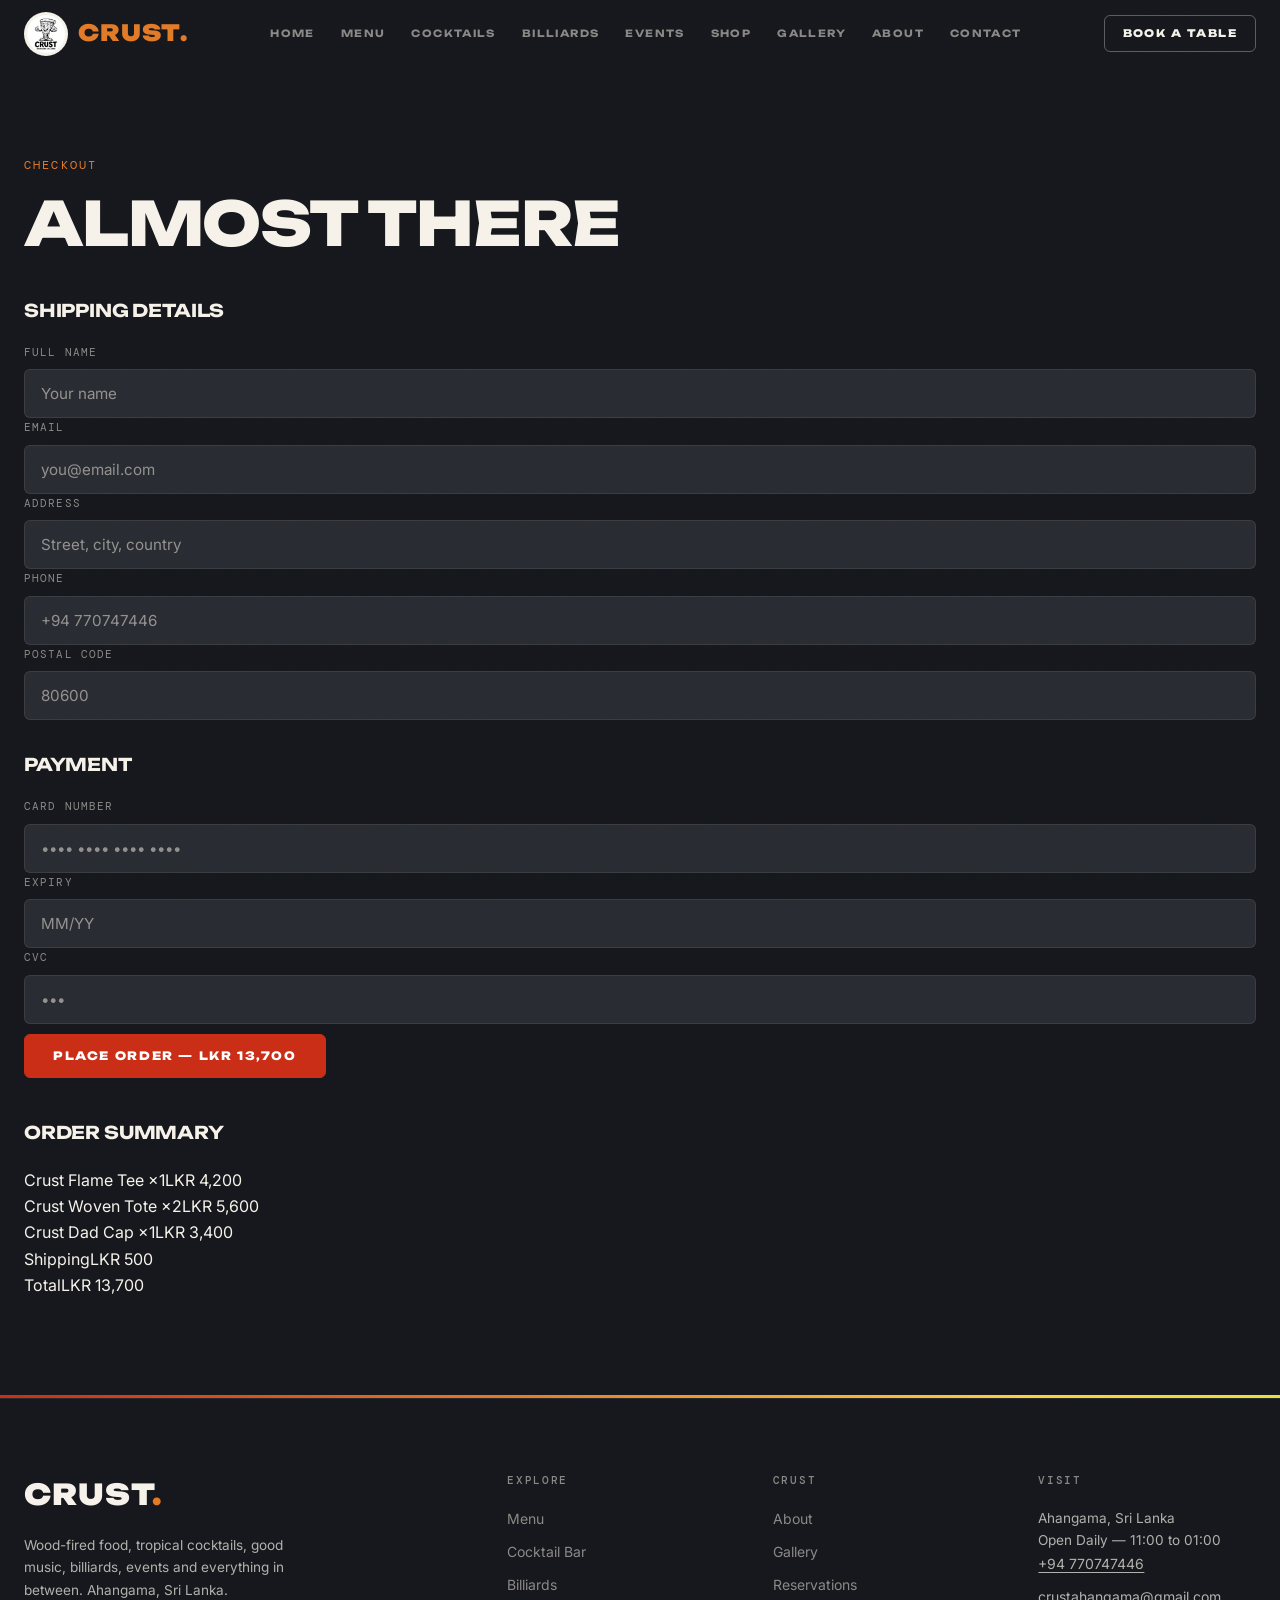
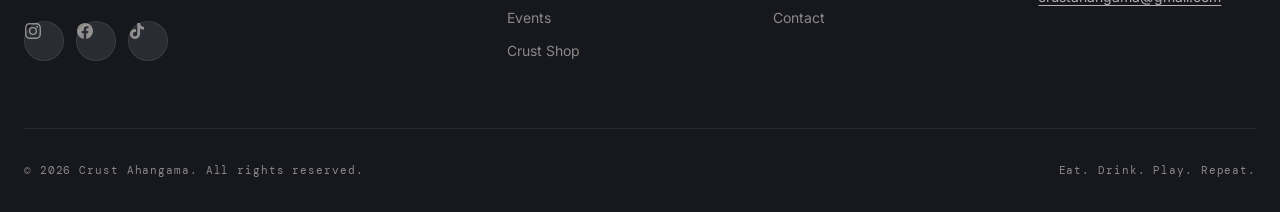
<file: checkout.html>
<!doctype html>
<html lang="en">
<head>
<meta charset="UTF-8">
<meta name="viewport" content="width=device-width, initial-scale=1.0">
<title>Checkout — CRUST AHANGAMA</title>
<meta name="description" content="Complete your Crust Shop order.">
<link rel="stylesheet" href="assets/style.css">
<link rel="stylesheet" href="assets/animations.css">

</head>
<body>
<div class="grain"></div>

<nav class="nav">
  <div class="container">
    <a href="index.html" class="nav-logo"><img src="assets/logo.jpg" alt="Crust Ahangama Logo" class="nav-logo-img"><span class="nav-logo-text">CRUST<span class="nav-logo-dot">.</span></span></a>
    <div class="nav-links">
      <a href="index.html" class="">HOME</a>
<a href="menu.html" class="">MENU</a>
<a href="cocktails.html" class="">COCKTAILS</a>
<a href="billiards.html" class="">BILLIARDS</a>
<a href="events.html" class="">EVENTS</a>
<a href="shop.html" class="active">SHOP</a>
<a href="gallery.html" class="">GALLERY</a>
<a href="about.html" class="">ABOUT</a>
<a href="contact.html" class="">CONTACT</a>
    </div>
    <div class="nav-cta">
      <a href="reservations.html" class="btn btn-outline btn-sm">BOOK A TABLE</a>
      <button class="nav-burger" aria-label="Open menu"><span></span></button>
    </div>
  </div>
</nav>
<div class="mobile-drawer">
  <button class="mobile-drawer-close" aria-label="Close menu">&times;</button>
  <a href="index.html">HOME</a>
<a href="menu.html">MENU</a>
<a href="cocktails.html">COCKTAILS</a>
<a href="billiards.html">BILLIARDS</a>
<a href="events.html">EVENTS</a>
<a href="shop.html">SHOP</a>
<a href="gallery.html">GALLERY</a>
<a href="about.html">ABOUT</a>
<a href="contact.html">CONTACT</a>
  <div class="mobile-drawer-cta">
    <a href="reservations.html" class="btn btn-primary">BOOK A TABLE</a>
    <a href="shop.html" class="btn btn-outline">CRUST SHOP</a>
  </div>
</div>


<section class="section bg-charcoal" style="padding-top:150px;">
  <div class="container">
    <span class="eyebrow">CHECKOUT</span>
    <h1 class="display-2" style="margin-bottom:40px;">Almost there</h1>
    <div class="grid grid-12" style="gap:40px;">
      <form class="reveal" style="grid-column:span 7;" data-fake-submit="#order-confirmed" action="order-confirmation.html">
        <h3 class="h4" style="margin-bottom:18px;">SHIPPING DETAILS</h3>
        <div class="field-row">
          <div class="field"><label>FULL NAME</label><input type="text" placeholder="Your name" required></div>
          <div class="field"><label>EMAIL</label><input type="email" placeholder="you@email.com" required></div>
        </div>
        <div class="field"><label>ADDRESS</label><input type="text" placeholder="Street, city, country" required></div>
        <div class="field-row">
          <div class="field"><label>PHONE</label><input type="tel" placeholder="+94 770747446" required></div>
          <div class="field"><label>POSTAL CODE</label><input type="text" placeholder="80600"></div>
        </div>
        <h3 class="h4" style="margin:30px 0 18px;">PAYMENT</h3>
        <div class="field"><label>CARD NUMBER</label><input type="text" placeholder="•••• •••• •••• ••••" required></div>
        <div class="field-row">
          <div class="field"><label>EXPIRY</label><input type="text" placeholder="MM/YY" required></div>
          <div class="field"><label>CVC</label><input type="text" placeholder="•••" required></div>
        </div>
        <button type="submit" class="btn btn-primary btn-block" style="margin-top:10px;">PLACE ORDER — LKR 13,700</button>
      </form>
      <div style="grid-column:span 5;">
        <div class="booking-widget">
          <h3 class="h4" style="margin-bottom:20px;">ORDER SUMMARY</h3>
          <div class="summary-line"><span>Crust Flame Tee ×1</span><span>LKR 4,200</span></div>
          <div class="summary-line"><span>Crust Woven Tote ×2</span><span>LKR 5,600</span></div>
          <div class="summary-line"><span>Crust Dad Cap ×1</span><span>LKR 3,400</span></div>
          <div class="summary-line"><span>Shipping</span><span>LKR 500</span></div>
          <div class="summary-line total"><span>Total</span><span>LKR 13,700</span></div>
        </div>
      </div>
    </div>
    <div id="order-confirmed" style="display:none;margin-top:40px;">
      <div class="confirm-panel">
        <div class="confirm-icon">&#10003;</div>
        <h2 class="display-3">Order placed</h2>
        <p class="lede" style="margin:14px auto;">Thanks — your Crust gear is on its way. A confirmation email is on its way too.</p>
        <div class="confirm-code">ORDER #CR-20493</div>
        <a href="order-confirmation.html" class="btn btn-primary" style="margin-top:10px;">VIEW ORDER CONFIRMATION</a>
      </div>
    </div>
  </div>
</section>
<style>@media(max-width:900px){.grid-12>*{grid-column:span 12 !important;}}</style>


<div class="flame-divider"></div>
<footer class="footer">
  <div class="container">
    <div class="footer-top">
      <div>
        <div class="footer-logo">CRUST<span style="color:var(--orange)">.</span></div>
        <p class="small opacity-70" style="max-width:32ch;">Wood-fired food, tropical cocktails, good music, billiards, events and everything in between. Ahangama, Sri Lanka.</p>
        <div class="social-row" style="margin-top:20px;">
          <a href="https://www.instagram.com/crust_ahangama" target="_blank" rel="noopener" aria-label="Instagram"><svg xmlns="http://www.w3.org/2000/svg" viewBox="0 0 24 24" fill="currentColor" width="16" height="16"><path d="M12 2.163c3.204 0 3.584.012 4.85.07 3.252.148 4.771 1.691 4.919 4.919.058 1.265.069 1.645.069 4.849 0 3.205-.012 3.584-.069 4.849-.149 3.225-1.664 4.771-4.919 4.919-1.266.058-1.644.07-4.85.07-3.204 0-3.584-.012-4.849-.07-3.26-.149-4.771-1.699-4.919-4.92-.058-1.265-.07-1.644-.07-4.849 0-3.204.013-3.583.07-4.849.149-3.227 1.664-4.771 4.919-4.919 1.266-.057 1.645-.069 4.849-.069zM12 0C8.741 0 8.333.014 7.053.072 2.695.272.273 2.69.073 7.052.014 8.333 0 8.741 0 12c0 3.259.014 3.668.072 4.948.2 4.358 2.618 6.78 6.98 6.98C8.333 23.986 8.741 24 12 24c3.259 0 3.668-.014 4.948-.072 4.354-.2 6.782-2.618 6.979-6.98.059-1.28.073-1.689.073-4.948 0-3.259-.014-3.667-.072-4.947-.196-4.354-2.617-6.78-6.979-6.98C15.668.014 15.259 0 12 0zm0 5.838a6.162 6.162 0 100 12.324 6.162 6.162 0 000-12.324zM12 16a4 4 0 110-8 4 4 0 010 8zm6.406-11.845a1.44 1.44 0 100 2.881 1.44 1.44 0 000-2.881z"/></svg></a>
          <a href="https://www.facebook.com/share/18QSpJUFrv/?mibextid=wwXIfr" target="_blank" rel="noopener" aria-label="Facebook"><svg xmlns="http://www.w3.org/2000/svg" viewBox="0 0 24 24" fill="currentColor" width="16" height="16"><path d="M24 12.073c0-6.627-5.373-12-12-12s-12 5.373-12 12c0 5.99 4.388 10.954 10.125 11.854v-8.385H7.078v-3.47h3.047V9.43c0-3.007 1.792-4.669 4.533-4.669 1.312 0 2.686.235 2.686.235v2.953H15.83c-1.491 0-1.956.925-1.956 1.874v2.25h3.328l-.532 3.47h-2.796v8.385C19.612 23.027 24 18.062 24 12.073z"/></svg></a>
          <a href="https://www.tiktok.com/@crustahangama?_r=1&amp;_t=ZS-99MN7CwQKPc" target="_blank" rel="noopener" aria-label="TikTok"><svg xmlns="http://www.w3.org/2000/svg" viewBox="0 0 24 24" fill="currentColor" width="16" height="16"><path d="M12.525.02c1.31-.02 2.61-.01 3.91-.02.08 1.53.63 3.09 1.75 4.17 1.12 1.11 2.7 1.62 4.24 1.79v4.03c-1.44-.05-2.89-.35-4.2-.97-.57-.26-1.1-.59-1.62-.93-.01 2.92.01 5.84-.02 8.75-.08 1.4-.54 2.79-1.35 3.94-1.31 1.92-3.58 3.17-5.91 3.21-1.43.08-2.86-.31-4.08-1.03-2.02-1.19-3.44-3.37-3.65-5.71-.02-.5-.03-1-.01-1.49.18-1.9 1.12-3.72 2.58-4.96 1.66-1.44 3.98-2.13 6.15-1.72.02 1.48-.04 2.96-.04 4.44-.99-.32-2.15-.23-3.02.37-.63.41-1.11 1.04-1.36 1.75-.21.51-.15 1.07-.14 1.61.24 1.64 1.82 3.02 3.5 2.87 1.12-.01 2.19-.66 2.77-1.61.19-.33.4-.67.41-1.06.1-1.79.06-3.57.07-5.36.01-4.03-.01-8.05.02-12.07z"/></svg></a>
        </div>
      </div>
      <div>
        <h4>EXPLORE</h4>
        <a href="menu.html">Menu</a>
        <a href="cocktails.html">Cocktail Bar</a>
        <a href="billiards.html">Billiards</a>
        <a href="events.html">Events</a>
        <a href="shop.html">Crust Shop</a>
      </div>
      <div>
        <h4>CRUST</h4>
        <a href="about.html">About</a>
        <a href="gallery.html">Gallery</a>
        <a href="reservations.html">Reservations</a>
        <a href="contact.html">Contact</a>
      </div>
      <div>
        <h4>VISIT</h4>
        <p class="small opacity-70">Ahangama, Sri Lanka</p>
        <p class="small opacity-70">Open Daily &mdash; 11:00 to 01:00</p>
        <p class="small opacity-70"><a href="tel:+94770747446" style="color:inherit;text-decoration:underline;text-underline-offset:3px;">+94 770747446</a></p>
        <p class="small opacity-70"><a href="mailto:crustahangama@gmail.com" style="color:inherit;text-decoration:underline;text-underline-offset:3px;">crustahangama@gmail.com</a></p>
      </div>
    </div>
    <div class="footer-bottom">
      <span>&copy; 2026 Crust Ahangama. All rights reserved.</span>
      <span>Eat. Drink. Play. Repeat.</span>
    </div>
  </div>
</footer>

<script src="assets/main.js"></script>
</body>
</html>
</file>
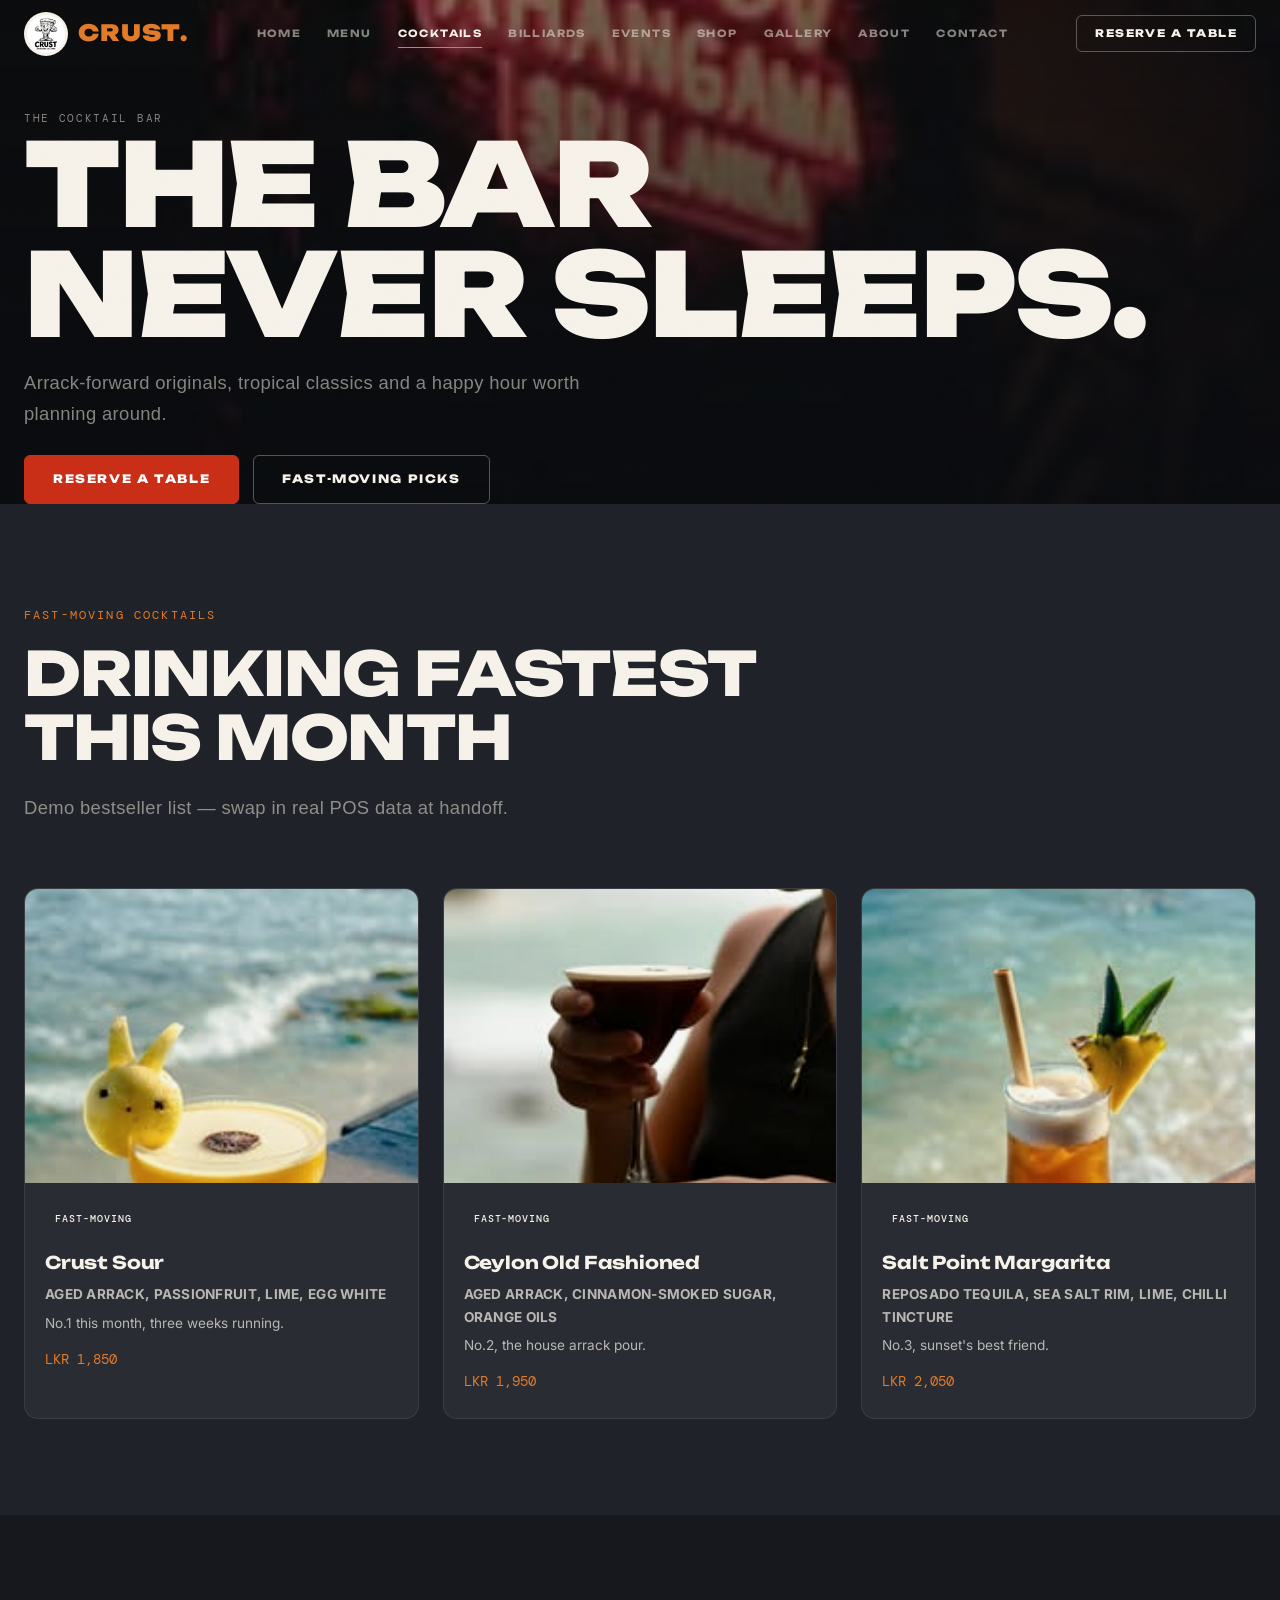
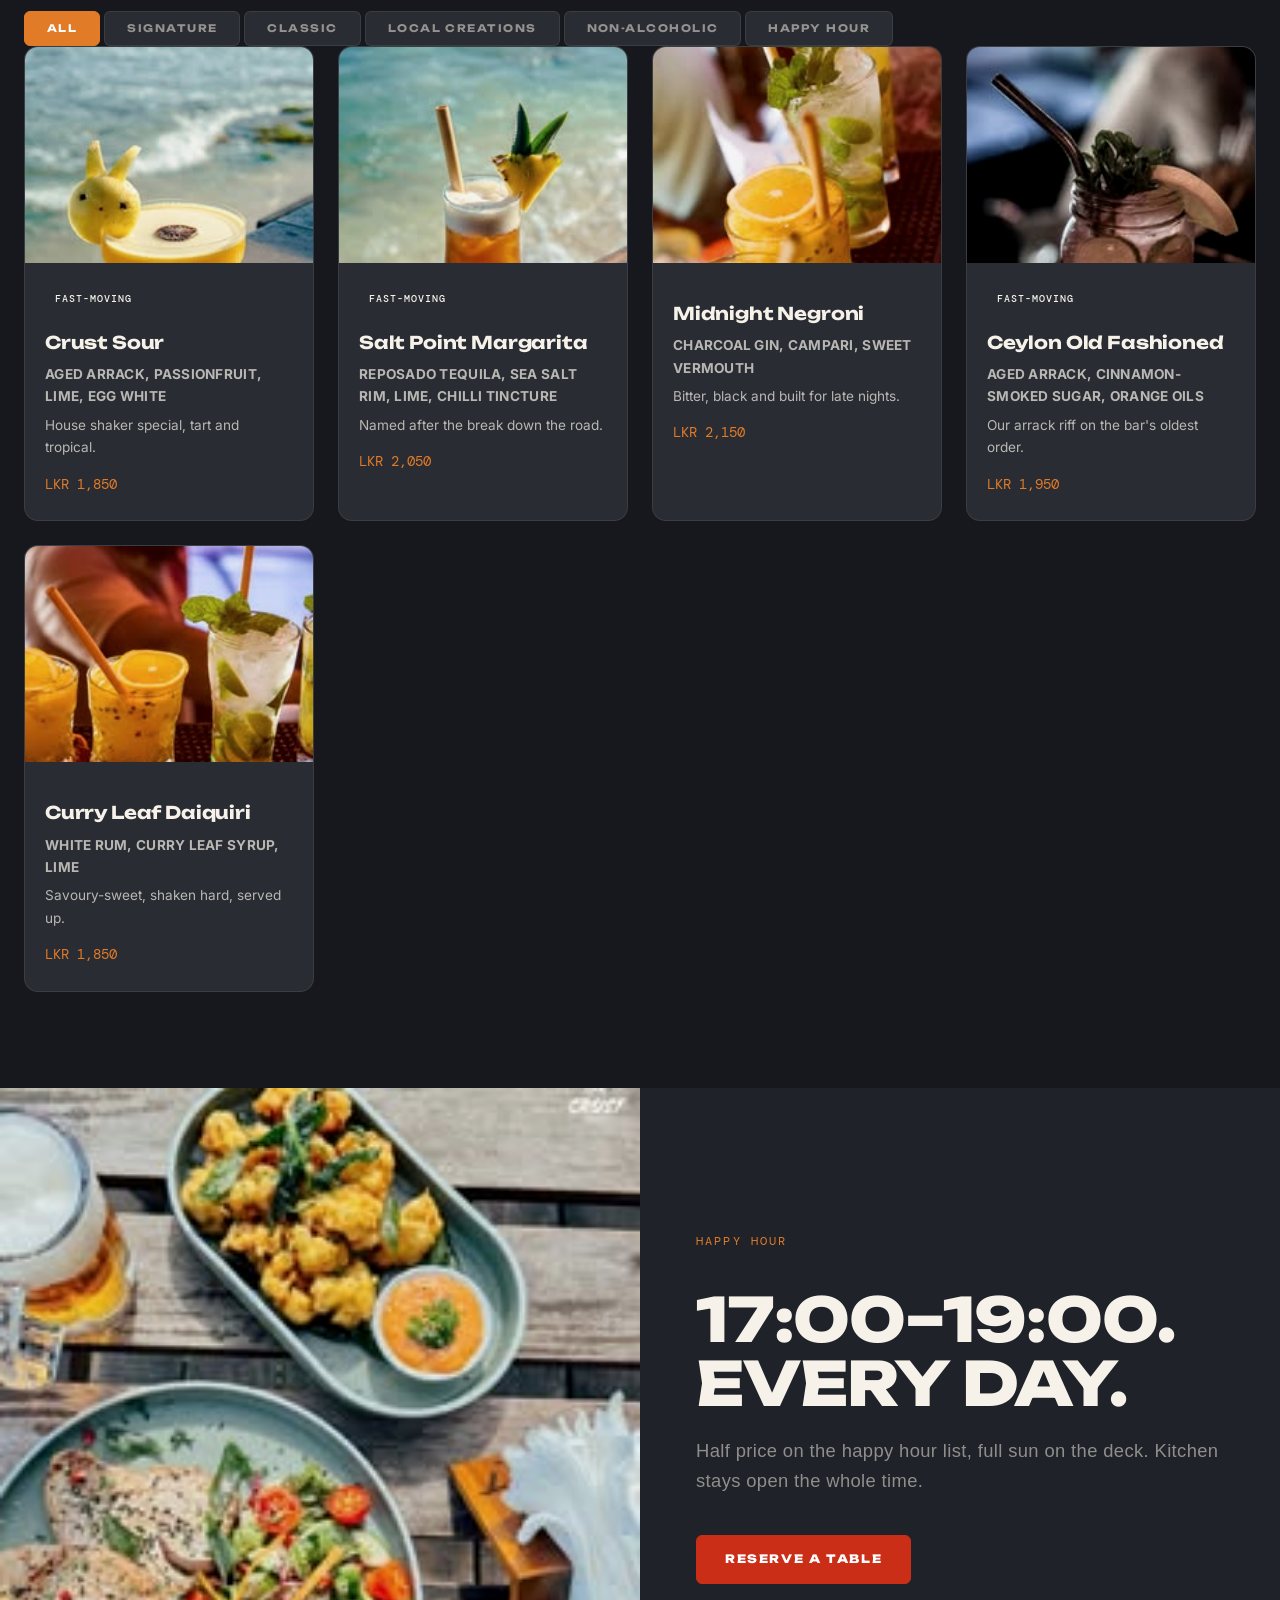
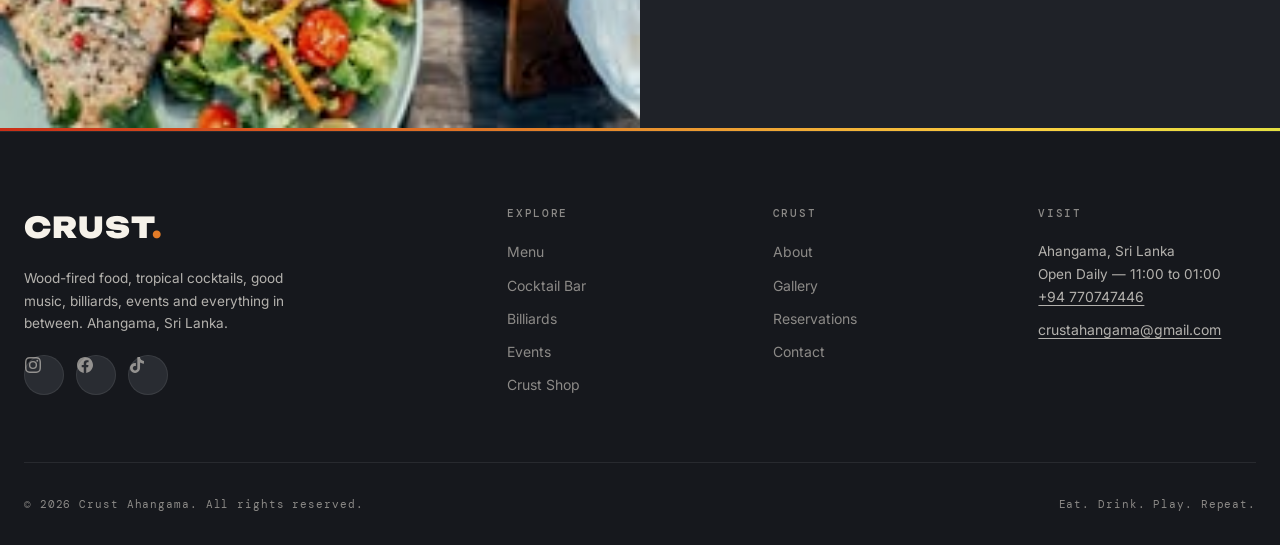
<file: cocktails.html>
<!doctype html>
<html lang="en">

<head>
  <meta charset="UTF-8">
  <meta name="viewport" content="width=device-width, initial-scale=1.0">
  <title>Cocktail Bar — CRUST AHANGAMA</title>
  <meta name="description" content="Signature, classic and local cocktails at Crust Ahangama — the bar never sleeps.">
  <link rel="stylesheet" href="assets/style.css">
  <link rel="stylesheet" href="assets/animations.css">

</head>

<body>
  <div class="grain"></div>

  <nav class="nav">
    <div class="container">
      <a href="index.html" class="nav-logo"><img src="assets/logo.jpg" alt="Crust Ahangama Logo"
          class="nav-logo-img"><span class="nav-logo-text">CRUST<span class="nav-logo-dot">.</span></span></a>
      <div class="nav-links">
        <a href="index.html" class="">HOME</a>
        <a href="menu.html" class="">MENU</a>
        <a href="cocktails.html" class="active">COCKTAILS</a>
        <a href="billiards.html" class="">BILLIARDS</a>
        <a href="events.html" class="">EVENTS</a>
        <a href="shop.html" class="">SHOP</a>
        <a href="gallery.html" class="">GALLERY</a>
        <a href="about.html" class="">ABOUT</a>
        <a href="contact.html" class="">CONTACT</a>
      </div>
      <div class="nav-cta">
        <a href="reservations.html" class="btn btn-outline btn-sm">RESERVE A TABLE</a>
        <button class="nav-burger" aria-label="Open menu"><span></span></button>
      </div>
    </div>
  </nav>
  <div class="mobile-drawer">
    <button class="mobile-drawer-close" aria-label="Close menu">&times;</button>
    <a href="index.html">HOME</a>
    <a href="menu.html">MENU</a>
    <a href="cocktails.html">COCKTAILS</a>
    <a href="billiards.html">BILLIARDS</a>
    <a href="events.html">EVENTS</a>
    <a href="shop.html">SHOP</a>
    <a href="gallery.html">GALLERY</a>
    <a href="about.html">ABOUT</a>
    <a href="contact.html">CONTACT</a>
    <div class="mobile-drawer-cta">
      <a href="reservations.html" class="btn btn-primary">RESERVE A TABLE</a>
      <a href="shop.html" class="btn btn-outline">CRUST SHOP</a>
    </div>
  </div>


  <header class="page-hero">
    <div class="page-hero-media"><img class="tone-photo" src="assets/crust.jfif"
        alt="Bartender pouring a cocktail at night" loading="lazy"></div>
    <div class="container">
      <span class="crumb">THE COCKTAIL BAR</span>
      <h1 class="display-1">THE BAR<br>NEVER SLEEPS.</h1>
      <p class="lede" style="margin-top:20px;">Arrack-forward originals, tropical classics and a happy hour worth
        planning around.</p>
      <div class="hero-actions" style="margin-top:26px;">
        <a href="reservations.html" class="btn btn-primary">RESERVE A TABLE</a>
        <a href="#fast-moving" class="btn btn-outline">FAST-MOVING PICKS</a>
      </div>
    </div>
  </header>

  <section class="section bg-charcoal-2" id="fast-moving">
    <div class="container">
      <div class="section-head">
        <div>
          <span class="eyebrow">FAST-MOVING COCKTAILS</span>
          <h2 class="display-2">Drinking fastest<br>this month</h2>
        </div>
        <p class="lede">Demo bestseller list &mdash; swap in real POS data at handoff.</p>
      </div>
      <div class="grid grid-3">

        <div class="card reveal" data-panel="signature">
          <div class="card-media"><img class="tone-photo" src="assets/arrack3.jpg" alt="Crust Sour" loading="lazy">
          </div>
          <div class="card-body">
            <div style="margin-bottom:10px;"><span class="badge badge-pop"><span>FAST-MOVING</span></span></div>
            <h3 class="h4">Crust Sour</h3>
            <p class="small opacity-70" style="text-transform:uppercase;letter-spacing:.02em;font-weight:700;">Aged
              arrack, passionfruit, lime, egg white</p>
            <p class="small opacity-70">No.1 this month, three weeks running.</p>
            <span class="price-tag">LKR 1,850</span>
          </div>
        </div>

        <div class="card reveal" data-panel="local">
          <div class="card-media"><img class="tone-photo" src="assets/arrack4.jpg" alt="Ceylon Old Fashioned"
              loading="lazy"></div>
          <div class="card-body">
            <div style="margin-bottom:10px;"><span class="badge badge-pop"><span>FAST-MOVING</span></span></div>
            <h3 class="h4">Ceylon Old Fashioned</h3>
            <p class="small opacity-70" style="text-transform:uppercase;letter-spacing:.02em;font-weight:700;">Aged
              arrack, cinnamon-smoked sugar, orange oils</p>
            <p class="small opacity-70">No.2, the house arrack pour.</p>
            <span class="price-tag">LKR 1,950</span>
          </div>
        </div>

        <div class="card reveal" data-panel="signature">
          <div class="card-media"><img class="tone-photo" src="assets/cocktail5.jpg" alt="Salt Point Margarita"
              loading="lazy"></div>
          <div class="card-body">
            <div style="margin-bottom:10px;"><span class="badge badge-pop"><span>FAST-MOVING</span></span></div>
            <h3 class="h4">Salt Point Margarita</h3>
            <p class="small opacity-70" style="text-transform:uppercase;letter-spacing:.02em;font-weight:700;">Reposado
              tequila, sea salt rim, lime, chilli tincture</p>
            <p class="small opacity-70">No.3, sunset's best friend.</p>
            <span class="price-tag">LKR 2,050</span>
          </div>
        </div>
      </div>
    </div>
  </section>

  <section class="section bg-charcoal">
    <div class="container">
      <div class="tabbar" data-tabs="drinks"><button class="tab-btn active" data-tab="all"><span>ALL</span></button>
        <button class="tab-btn" data-tab="signature"><span>SIGNATURE</span></button>
        <button class="tab-btn" data-tab="classic"><span>CLASSIC</span></button>
        <button class="tab-btn" data-tab="local"><span>LOCAL CREATIONS</span></button>
        <button class="tab-btn" data-tab="na"><span>NON-ALCOHOLIC</span></button>
        <button class="tab-btn" data-tab="happy"><span>HAPPY HOUR</span></button>
      </div>
      <div class="grid grid-4" data-panel-group="drinks">

        <div class="card reveal" data-panel="signature">
          <div class="card-media"><img class="tone-photo" src="assets/arrack3.jpg" alt="Crust Sour" loading="lazy">
          </div>
          <div class="card-body">
            <div style="margin-bottom:10px;"><span class="badge badge-pop"><span>FAST-MOVING</span></span></div>
            <h3 class="h4">Crust Sour</h3>
            <p class="small opacity-70" style="text-transform:uppercase;letter-spacing:.02em;font-weight:700;">Aged
              arrack, passionfruit, lime, egg white</p>
            <p class="small opacity-70">House shaker special, tart and tropical.</p>
            <span class="price-tag">LKR 1,850</span>
          </div>
        </div>
        <div class="card reveal" data-panel="signature">
          <div class="card-media"><img class="tone-photo" src="assets/cocktail5.jpg" alt="Salt Point Margarita"
              loading="lazy"></div>
          <div class="card-body">
            <div style="margin-bottom:10px;"><span class="badge badge-pop"><span>FAST-MOVING</span></span></div>
            <h3 class="h4">Salt Point Margarita</h3>
            <p class="small opacity-70" style="text-transform:uppercase;letter-spacing:.02em;font-weight:700;">Reposado
              tequila, sea salt rim, lime, chilli tincture</p>
            <p class="small opacity-70">Named after the break down the road.</p>
            <span class="price-tag">LKR 2,050</span>
          </div>
        </div>
        <div class="card reveal" data-panel="classic">
          <div class="card-media"><img class="tone-photo" src="assets/cocktail4.jpg" alt="Midnight Negroni"
              loading="lazy"></div>
          <div class="card-body">
            <div style="margin-bottom:10px;"></div>
            <h3 class="h4">Midnight Negroni</h3>
            <p class="small opacity-70" style="text-transform:uppercase;letter-spacing:.02em;font-weight:700;">Charcoal
              gin, campari, sweet vermouth</p>
            <p class="small opacity-70">Bitter, black and built for late nights.</p>
            <span class="price-tag">LKR 2,150</span>
          </div>
        </div>
        <div class="card reveal" data-panel="local">
          <div class="card-media"><img class="tone-photo" src="assets/cocktail3.jpg" alt="Ceylon Old Fashioned"
              loading="lazy"></div>
          <div class="card-body">
            <div style="margin-bottom:10px;"><span class="badge badge-pop"><span>FAST-MOVING</span></span></div>
            <h3 class="h4">Ceylon Old Fashioned</h3>
            <p class="small opacity-70" style="text-transform:uppercase;letter-spacing:.02em;font-weight:700;">Aged
              arrack, cinnamon-smoked sugar, orange oils</p>
            <p class="small opacity-70">Our arrack riff on the bar's oldest order.</p>
            <span class="price-tag">LKR 1,950</span>
          </div>
        </div>
        <div class="card reveal" data-panel="local">
          <div class="card-media"><img class="tone-photo" src="assets/cocktail2.jpg" alt="Curry Leaf Daiquiri"
              loading="lazy"></div>
          <div class="card-body">
            <div style="margin-bottom:10px;"></div>
            <h3 class="h4">Curry Leaf Daiquiri</h3>
            <p class="small opacity-70" style="text-transform:uppercase;letter-spacing:.02em;font-weight:700;">White
              rum, curry leaf syrup, lime</p>
            <p class="small opacity-70">Savoury-sweet, shaken hard, served up.</p>
            <span class="price-tag">LKR 1,850</span>
          </div>
        </div>
      </div>
    </div>
  </section>

  <section class="story-split reveal">
    <div class="story-media"><img class="tone-photo" src="assets/food2.jpg" alt="Crowded bar at night" loading="lazy">
    </div>
    <div class="story-text bg-charcoal-2">
      <span class="eyebrow">HAPPY HOUR</span>
      <h2 class="display-2">17:00&ndash;19:00.<br>Every day.</h2>
      <p class="lede">Half price on the happy hour list, full sun on the deck. Kitchen stays open the whole time.</p>
      <a href="reservations.html" class="btn btn-primary" style="margin-top:18px;width:fit-content;">RESERVE A TABLE</a>
    </div>
  </section>


  <div class="flame-divider"></div>
  <footer class="footer">
    <div class="container">
      <div class="footer-top">
        <div>
          <div class="footer-logo">CRUST<span style="color:var(--orange)">.</span></div>
          <p class="small opacity-70" style="max-width:32ch;">Wood-fired food, tropical cocktails, good music,
            billiards, events and everything in between. Ahangama, Sri Lanka.</p>
          <div class="social-row" style="margin-top:20px;">
            <a href="https://www.instagram.com/crust_ahangama" target="_blank" rel="noopener"
              aria-label="Instagram"><svg xmlns="http://www.w3.org/2000/svg" viewBox="0 0 24 24" fill="currentColor"
                width="16" height="16">
                <path
                  d="M12 2.163c3.204 0 3.584.012 4.85.07 3.252.148 4.771 1.691 4.919 4.919.058 1.265.069 1.645.069 4.849 0 3.205-.012 3.584-.069 4.849-.149 3.225-1.664 4.771-4.919 4.919-1.266.058-1.644.07-4.85.07-3.204 0-3.584-.012-4.849-.07-3.26-.149-4.771-1.699-4.919-4.92-.058-1.265-.07-1.644-.07-4.849 0-3.204.013-3.583.07-4.849.149-3.227 1.664-4.771 4.919-4.919 1.266-.057 1.645-.069 4.849-.069zM12 0C8.741 0 8.333.014 7.053.072 2.695.272.273 2.69.073 7.052.014 8.333 0 8.741 0 12c0 3.259.014 3.668.072 4.948.2 4.358 2.618 6.78 6.98 6.98C8.333 23.986 8.741 24 12 24c3.259 0 3.668-.014 4.948-.072 4.354-.2 6.782-2.618 6.979-6.98.059-1.28.073-1.689.073-4.948 0-3.259-.014-3.667-.072-4.947-.196-4.354-2.617-6.78-6.979-6.98C15.668.014 15.259 0 12 0zm0 5.838a6.162 6.162 0 100 12.324 6.162 6.162 0 000-12.324zM12 16a4 4 0 110-8 4 4 0 010 8zm6.406-11.845a1.44 1.44 0 100 2.881 1.44 1.44 0 000-2.881z" />
              </svg></a>
            <a href="https://www.facebook.com/share/18QSpJUFrv/?mibextid=wwXIfr" target="_blank" rel="noopener"
              aria-label="Facebook"><svg xmlns="http://www.w3.org/2000/svg" viewBox="0 0 24 24" fill="currentColor"
                width="16" height="16">
                <path
                  d="M24 12.073c0-6.627-5.373-12-12-12s-12 5.373-12 12c0 5.99 4.388 10.954 10.125 11.854v-8.385H7.078v-3.47h3.047V9.43c0-3.007 1.792-4.669 4.533-4.669 1.312 0 2.686.235 2.686.235v2.953H15.83c-1.491 0-1.956.925-1.956 1.874v2.25h3.328l-.532 3.47h-2.796v8.385C19.612 23.027 24 18.062 24 12.073z" />
              </svg></a>
            <a href="https://www.tiktok.com/@crustahangama?_r=1&amp;_t=ZS-99MN7CwQKPc" target="_blank" rel="noopener"
              aria-label="TikTok"><svg xmlns="http://www.w3.org/2000/svg" viewBox="0 0 24 24" fill="currentColor"
                width="16" height="16">
                <path
                  d="M12.525.02c1.31-.02 2.61-.01 3.91-.02.08 1.53.63 3.09 1.75 4.17 1.12 1.11 2.7 1.62 4.24 1.79v4.03c-1.44-.05-2.89-.35-4.2-.97-.57-.26-1.1-.59-1.62-.93-.01 2.92.01 5.84-.02 8.75-.08 1.4-.54 2.79-1.35 3.94-1.31 1.92-3.58 3.17-5.91 3.21-1.43.08-2.86-.31-4.08-1.03-2.02-1.19-3.44-3.37-3.65-5.71-.02-.5-.03-1-.01-1.49.18-1.9 1.12-3.72 2.58-4.96 1.66-1.44 3.98-2.13 6.15-1.72.02 1.48-.04 2.96-.04 4.44-.99-.32-2.15-.23-3.02.37-.63.41-1.11 1.04-1.36 1.75-.21.51-.15 1.07-.14 1.61.24 1.64 1.82 3.02 3.5 2.87 1.12-.01 2.19-.66 2.77-1.61.19-.33.4-.67.41-1.06.1-1.79.06-3.57.07-5.36.01-4.03-.01-8.05.02-12.07z" />
              </svg></a>
          </div>
        </div>
        <div>
          <h4>EXPLORE</h4>
          <a href="menu.html">Menu</a>
          <a href="cocktails.html">Cocktail Bar</a>
          <a href="billiards.html">Billiards</a>
          <a href="events.html">Events</a>
          <a href="shop.html">Crust Shop</a>
        </div>
        <div>
          <h4>CRUST</h4>
          <a href="about.html">About</a>
          <a href="gallery.html">Gallery</a>
          <a href="reservations.html">Reservations</a>
          <a href="contact.html">Contact</a>
        </div>
        <div>
          <h4>VISIT</h4>
          <p class="small opacity-70">Ahangama, Sri Lanka</p>
          <p class="small opacity-70">Open Daily &mdash; 11:00 to 01:00</p>
          <p class="small opacity-70"><a href="tel:+94770747446"
              style="color:inherit;text-decoration:underline;text-underline-offset:3px;">+94 770747446</a></p>
          <p class="small opacity-70"><a href="mailto:crustahangama@gmail.com"
              style="color:inherit;text-decoration:underline;text-underline-offset:3px;">crustahangama@gmail.com</a></p>
        </div>
      </div>
      <div class="footer-bottom">
        <span>&copy; 2026 Crust Ahangama. All rights reserved.</span>
        <span>Eat. Drink. Play. Repeat.</span>
      </div>
    </div>
  </footer>

  <script src="assets/main.js"></script>
</body>

</html>
</file>
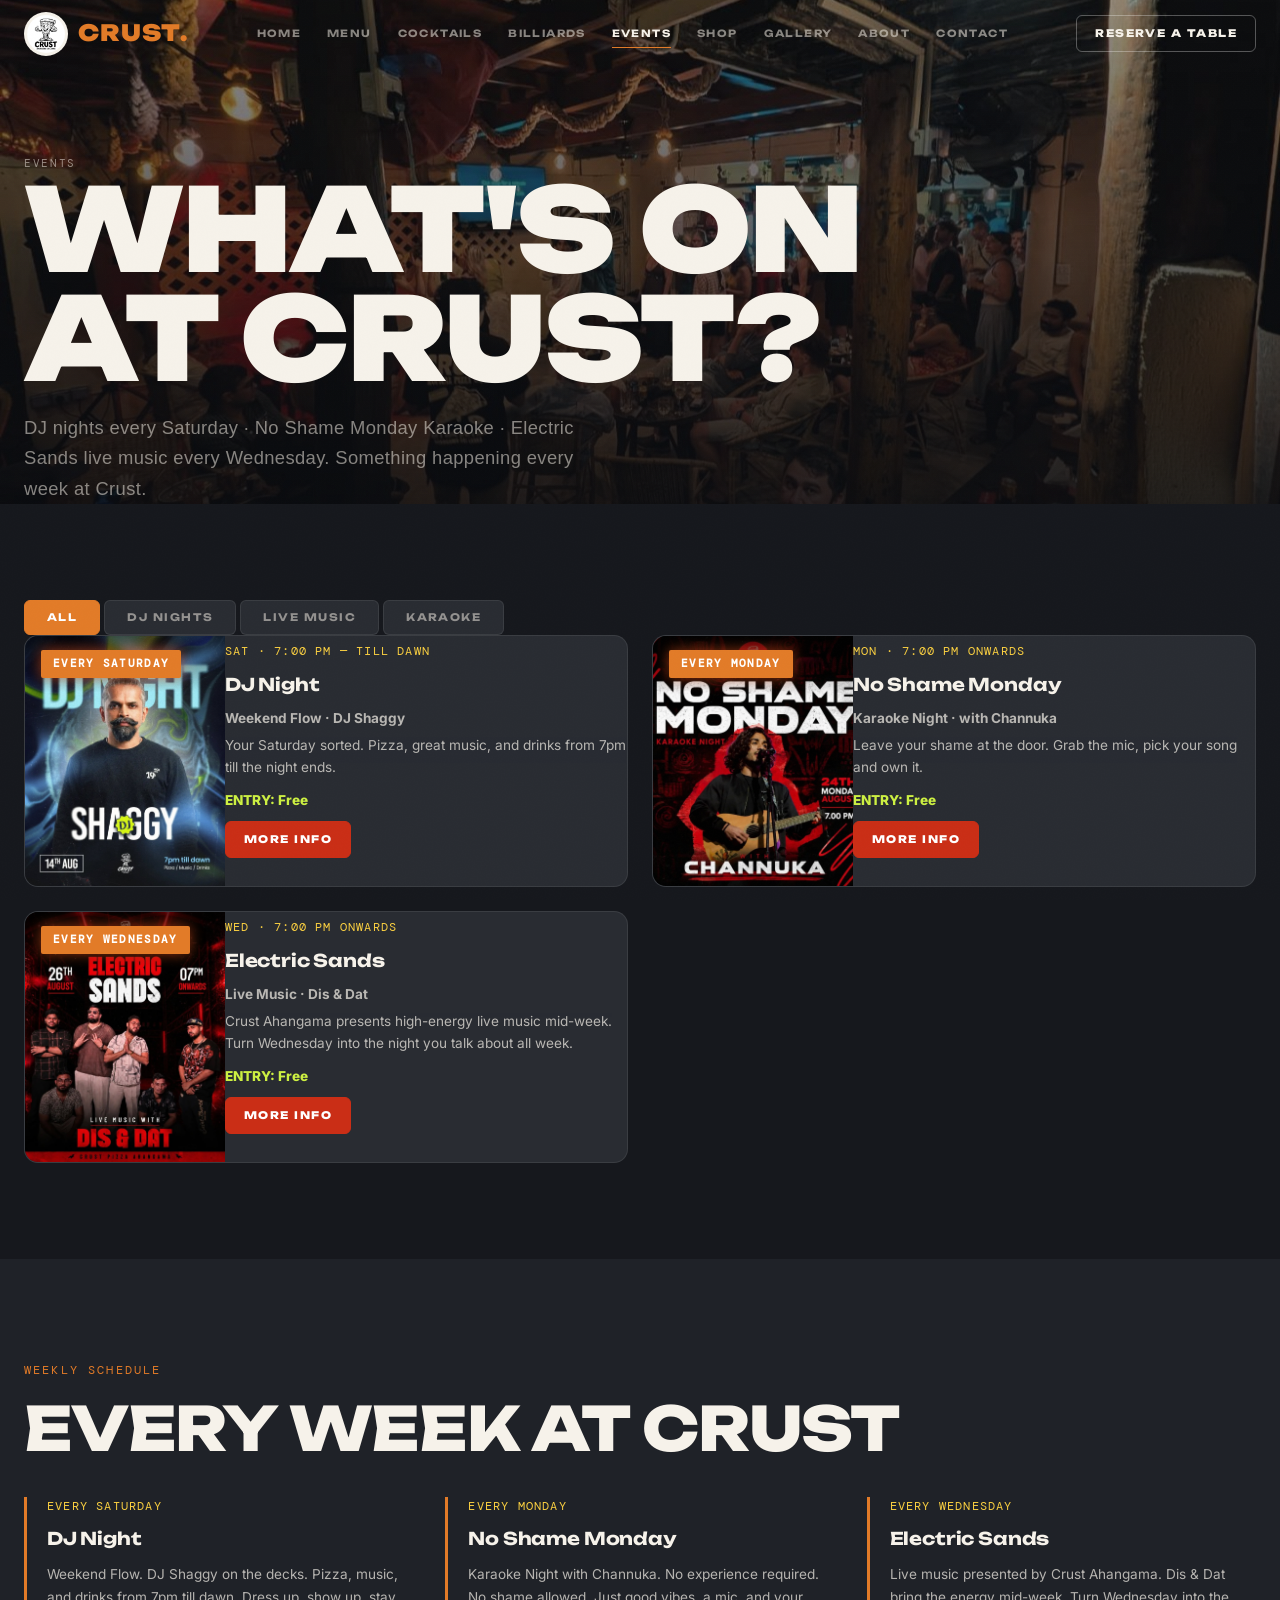
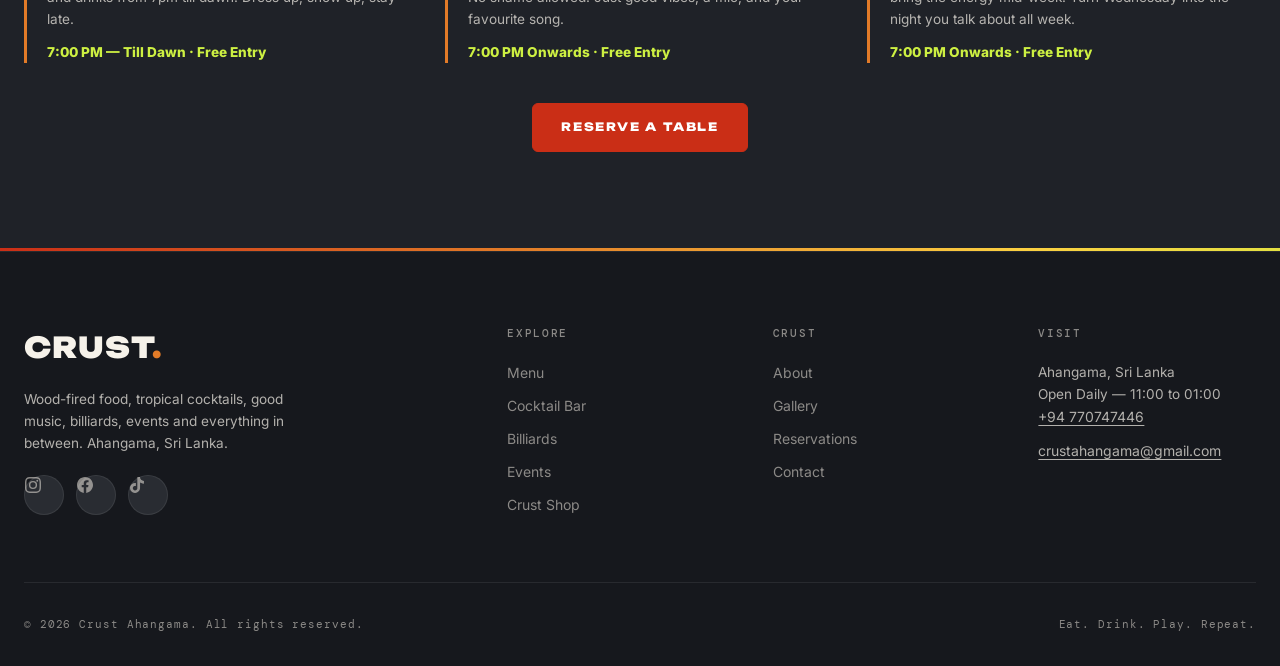
<file: events.html>
<!doctype html>
<html lang="en">

<head>
  <meta charset="UTF-8">
  <meta name="viewport" content="width=device-width, initial-scale=1.0">
  <title>Events — CRUST AHANGAMA</title>
  <meta name="description" content="Live music, DJ nights, cocktail nights and tournaments at Crust Ahangama.">
  <link rel="stylesheet" href="assets/style.css">
  <link rel="stylesheet" href="assets/animations.css">

</head>

<body>
  <div class="grain"></div>

  <nav class="nav">
    <div class="container">
      <a href="index.html" class="nav-logo"><img src="assets/logo.jpg" alt="Crust Ahangama Logo"
          class="nav-logo-img"><span class="nav-logo-text">CRUST<span class="nav-logo-dot">.</span></span></a>
      <div class="nav-links">
        <a href="index.html" class="">HOME</a>
        <a href="menu.html" class="">MENU</a>
        <a href="cocktails.html" class="">COCKTAILS</a>
        <a href="billiards.html" class="">BILLIARDS</a>
        <a href="events.html" class="active">EVENTS</a>
        <a href="shop.html" class="">SHOP</a>
        <a href="gallery.html" class="">GALLERY</a>
        <a href="about.html" class="">ABOUT</a>
        <a href="contact.html" class="">CONTACT</a>
      </div>
      <div class="nav-cta">
        <a href="reservations.html" class="btn btn-outline btn-sm">RESERVE A TABLE</a>
        <button class="nav-burger" aria-label="Open menu"><span></span></button>
      </div>
    </div>
  </nav>
  <div class="mobile-drawer">
    <button class="mobile-drawer-close" aria-label="Close menu">&times;</button>
    <a href="index.html">HOME</a>
    <a href="menu.html">MENU</a>
    <a href="cocktails.html">COCKTAILS</a>
    <a href="billiards.html">BILLIARDS</a>
    <a href="events.html">EVENTS</a>
    <a href="shop.html">SHOP</a>
    <a href="gallery.html">GALLERY</a>
    <a href="about.html">ABOUT</a>
    <a href="contact.html">CONTACT</a>
    <div class="mobile-drawer-cta">
      <a href="reservations.html" class="btn btn-primary">RESERVE A TABLE</a>
      <a href="shop.html" class="btn btn-outline">CRUST SHOP</a>
    </div>
  </div>


  <header class="page-hero">
    <div class="page-hero-media"><img class="tone-photo" src="assets/party.jpg" alt="Crowd at a night event at Crust Ahangama"
        loading="lazy"></div>
    <div class="container">
      <span class="crumb">EVENTS</span>
      <h1 class="display-1">WHAT'S ON<br>AT CRUST?</h1>
      <p class="lede" style="margin-top:20px;">DJ nights every Saturday &middot; No Shame Monday Karaoke &middot; Electric Sands live music every Wednesday. Something happening every week at Crust.</p>
    </div>
  </header>

  <section class="section bg-charcoal">
    <div class="container">
      <div class="tabbar" data-tabs="events">
        <button class="tab-btn active" data-tab="all"><span>ALL</span></button>
        <button class="tab-btn" data-tab="dj"><span>DJ NIGHTS</span></button>
        <button class="tab-btn" data-tab="live"><span>LIVE MUSIC</span></button>
        <button class="tab-btn" data-tab="karaoke"><span>KARAOKE</span></button>
      </div>
      <div class="grid grid-2" data-panel-group="events" style="gap:24px;">

        <div class="event-card reveal weekly-event-card" data-panel="dj">
          <div class="ev-media poster-media" style="aspect-ratio:4/5;">
            <img src="assets/ev_djnight.jpg" alt="DJ Night at Crust Ahangama" loading="lazy"
              style="width:100%;height:100%;object-fit:cover;object-position:top;filter:none;">
            <div class="poster-overlay"><span class="weekly-tag">EVERY SATURDAY</span></div>
          </div>
          <div class="event-body">
            <span class="mono-tag" style="color:var(--yellow)">SAT &middot; 7:00 PM &mdash; TILL DAWN</span>
            <h3 class="h4" style="margin:8px 0;">DJ Night</h3>
            <p class="small opacity-70" style="margin-bottom:4px;"><strong>Weekend Flow &middot; DJ Shaggy</strong></p>
            <p class="small opacity-70">Your Saturday sorted. Pizza, great music, and drinks from 7pm till the night
              ends.</p>
            <p class="small" style="color:var(--lime);font-weight:800;margin:10px 0;">ENTRY: Free</p>
            <a href="#weekly-detail" class="btn btn-sm btn-primary">MORE INFO</a>
          </div>
        </div>

        <div class="event-card reveal weekly-event-card" data-panel="karaoke">
          <div class="ev-media poster-media" style="aspect-ratio:4/5;">
            <img src="assets/ev_noshamemonday.jpg" alt="No Shame Monday at Crust" loading="lazy"
              style="width:100%;height:100%;object-fit:cover;object-position:top;filter:none;">
            <div class="poster-overlay"><span class="weekly-tag">EVERY MONDAY</span></div>
          </div>
          <div class="event-body">
            <span class="mono-tag" style="color:var(--yellow)">MON &middot; 7:00 PM ONWARDS</span>
            <h3 class="h4" style="margin:8px 0;">No Shame Monday</h3>
            <p class="small opacity-70" style="margin-bottom:4px;"><strong>Karaoke Night &middot; with Channuka</strong>
            </p>
            <p class="small opacity-70">Leave your shame at the door. Grab the mic, pick your song and own it.</p>
            <p class="small" style="color:var(--lime);font-weight:800;margin:10px 0;">ENTRY: Free</p>
            <a href="#weekly-detail" class="btn btn-sm btn-primary">MORE INFO</a>
          </div>
        </div>

        <div class="event-card reveal weekly-event-card" data-panel="live">
          <div class="ev-media poster-media" style="aspect-ratio:4/5;">
            <img src="assets/ev_electricsands.jpg" alt="Electric Sands at Crust" loading="lazy"
              style="width:100%;height:100%;object-fit:cover;object-position:top;filter:none;">
            <div class="poster-overlay"><span class="weekly-tag">EVERY WEDNESDAY</span></div>
          </div>
          <div class="event-body">
            <span class="mono-tag" style="color:var(--yellow)">WED &middot; 7:00 PM ONWARDS</span>
            <h3 class="h4" style="margin:8px 0;">Electric Sands</h3>
            <p class="small opacity-70" style="margin-bottom:4px;"><strong>Live Music &middot; Dis &amp; Dat</strong>
            </p>
            <p class="small opacity-70">Crust Ahangama presents high-energy live music mid-week. Turn Wednesday into the
              night you talk about all week.</p>
            <p class="small" style="color:var(--lime);font-weight:800;margin:10px 0;">ENTRY: Free</p>
            <a href="#weekly-detail" class="btn btn-sm btn-primary">MORE INFO</a>
          </div>
        </div>

      </div>
    </div>
  </section>

  <section class="section bg-charcoal-2" id="weekly-detail">
    <div class="container">
      <span class="eyebrow">WEEKLY SCHEDULE</span>
      <h2 class="display-2" style="margin-bottom:36px;">Every week at Crust</h2>
      <div class="grid grid-3" style="gap:32px;">
        <div style="border-left:3px solid var(--orange);padding-left:20px;">
          <span class="mono-tag" style="color:var(--yellow);display:block;margin-bottom:8px;">EVERY SATURDAY</span>
          <h3 class="h4" style="margin:0 0 10px;">DJ Night</h3>
          <p class="small opacity-70">Weekend Flow. DJ Shaggy on the decks. Pizza, music, and drinks from 7pm till dawn.
            Dress up, show up, stay late.</p>
          <p class="small" style="color:var(--lime);font-weight:800;margin-top:10px;">7:00 PM &mdash; Till Dawn &middot;
            Free Entry</p>
        </div>
        <div style="border-left:3px solid var(--orange);padding-left:20px;">
          <span class="mono-tag" style="color:var(--yellow);display:block;margin-bottom:8px;">EVERY MONDAY</span>
          <h3 class="h4" style="margin:0 0 10px;">No Shame Monday</h3>
          <p class="small opacity-70">Karaoke Night with Channuka. No experience required. No shame allowed. Just good
            vibes, a mic, and your favourite song.</p>
          <p class="small" style="color:var(--lime);font-weight:800;margin-top:10px;">7:00 PM Onwards &middot; Free
            Entry</p>
        </div>
        <div style="border-left:3px solid var(--orange);padding-left:20px;">
          <span class="mono-tag" style="color:var(--yellow);display:block;margin-bottom:8px;">EVERY WEDNESDAY</span>
          <h3 class="h4" style="margin:0 0 10px;">Electric Sands</h3>
          <p class="small opacity-70">Live music presented by Crust Ahangama. Dis &amp; Dat bring the energy mid-week.
            Turn Wednesday into the night you talk about all week.</p>
          <p class="small" style="color:var(--lime);font-weight:800;margin-top:10px;">7:00 PM Onwards &middot; Free
            Entry</p>
        </div>
      </div>
      <div style="margin-top:40px;text-align:center;">
        <a href="reservations.html" class="btn btn-primary">RESERVE A TABLE</a>
      </div>
    </div>
  </section>


  <div class="flame-divider"></div>
  <footer class="footer">
    <div class="container">
      <div class="footer-top">
        <div>
          <div class="footer-logo">CRUST<span style="color:var(--orange)">.</span></div>
          <p class="small opacity-70" style="max-width:32ch;">Wood-fired food, tropical cocktails, good music,
            billiards, events and everything in between. Ahangama, Sri Lanka.</p>
          <div class="social-row" style="margin-top:20px;">
            <a href="https://www.instagram.com/crust_ahangama" target="_blank" rel="noopener"
              aria-label="Instagram"><svg xmlns="http://www.w3.org/2000/svg" viewBox="0 0 24 24" fill="currentColor"
                width="16" height="16">
                <path
                  d="M12 2.163c3.204 0 3.584.012 4.85.07 3.252.148 4.771 1.691 4.919 4.919.058 1.265.069 1.645.069 4.849 0 3.205-.012 3.584-.069 4.849-.149 3.225-1.664 4.771-4.919 4.919-1.266.058-1.644.07-4.85.07-3.204 0-3.584-.012-4.849-.07-3.26-.149-4.771-1.699-4.919-4.92-.058-1.265-.07-1.644-.07-4.849 0-3.204.013-3.583.07-4.849.149-3.227 1.664-4.771 4.919-4.919 1.266-.057 1.645-.069 4.849-.069zM12 0C8.741 0 8.333.014 7.053.072 2.695.272.273 2.69.073 7.052.014 8.333 0 8.741 0 12c0 3.259.014 3.668.072 4.948.2 4.358 2.618 6.78 6.98 6.98C8.333 23.986 8.741 24 12 24c3.259 0 3.668-.014 4.948-.072 4.354-.2 6.782-2.618 6.979-6.98.059-1.28.073-1.689.073-4.948 0-3.259-.014-3.667-.072-4.947-.196-4.354-2.617-6.78-6.979-6.98C15.668.014 15.259 0 12 0zm0 5.838a6.162 6.162 0 100 12.324 6.162 6.162 0 000-12.324zM12 16a4 4 0 110-8 4 4 0 010 8zm6.406-11.845a1.44 1.44 0 100 2.881 1.44 1.44 0 000-2.881z" />
              </svg></a>
            <a href="https://www.facebook.com/share/18QSpJUFrv/?mibextid=wwXIfr" target="_blank" rel="noopener"
              aria-label="Facebook"><svg xmlns="http://www.w3.org/2000/svg" viewBox="0 0 24 24" fill="currentColor"
                width="16" height="16">
                <path
                  d="M24 12.073c0-6.627-5.373-12-12-12s-12 5.373-12 12c0 5.99 4.388 10.954 10.125 11.854v-8.385H7.078v-3.47h3.047V9.43c0-3.007 1.792-4.669 4.533-4.669 1.312 0 2.686.235 2.686.235v2.953H15.83c-1.491 0-1.956.925-1.956 1.874v2.25h3.328l-.532 3.47h-2.796v8.385C19.612 23.027 24 18.062 24 12.073z" />
              </svg></a>
            <a href="https://www.tiktok.com/@crustahangama?_r=1&amp;_t=ZS-99MN7CwQKPc" target="_blank" rel="noopener"
              aria-label="TikTok"><svg xmlns="http://www.w3.org/2000/svg" viewBox="0 0 24 24" fill="currentColor"
                width="16" height="16">
                <path
                  d="M12.525.02c1.31-.02 2.61-.01 3.91-.02.08 1.53.63 3.09 1.75 4.17 1.12 1.11 2.7 1.62 4.24 1.79v4.03c-1.44-.05-2.89-.35-4.2-.97-.57-.26-1.1-.59-1.62-.93-.01 2.92.01 5.84-.02 8.75-.08 1.4-.54 2.79-1.35 3.94-1.31 1.92-3.58 3.17-5.91 3.21-1.43.08-2.86-.31-4.08-1.03-2.02-1.19-3.44-3.37-3.65-5.71-.02-.5-.03-1-.01-1.49.18-1.9 1.12-3.72 2.58-4.96 1.66-1.44 3.98-2.13 6.15-1.72.02 1.48-.04 2.96-.04 4.44-.99-.32-2.15-.23-3.02.37-.63.41-1.11 1.04-1.36 1.75-.21.51-.15 1.07-.14 1.61.24 1.64 1.82 3.02 3.5 2.87 1.12-.01 2.19-.66 2.77-1.61.19-.33.4-.67.41-1.06.1-1.79.06-3.57.07-5.36.01-4.03-.01-8.05.02-12.07z" />
              </svg></a>
          </div>
        </div>
        <div>
          <h4>EXPLORE</h4>
          <a href="menu.html">Menu</a>
          <a href="cocktails.html">Cocktail Bar</a>
          <a href="billiards.html">Billiards</a>
          <a href="events.html">Events</a>
          <a href="shop.html">Crust Shop</a>
        </div>
        <div>
          <h4>CRUST</h4>
          <a href="about.html">About</a>
          <a href="gallery.html">Gallery</a>
          <a href="reservations.html">Reservations</a>
          <a href="contact.html">Contact</a>
        </div>
        <div>
          <h4>VISIT</h4>
          <p class="small opacity-70">Ahangama, Sri Lanka</p>
          <p class="small opacity-70">Open Daily &mdash; 11:00 to 01:00</p>
          <p class="small opacity-70"><a href="tel:+94770747446"
              style="color:inherit;text-decoration:underline;text-underline-offset:3px;">+94 770747446</a></p>
          <p class="small opacity-70"><a href="mailto:crustahangama@gmail.com"
              style="color:inherit;text-decoration:underline;text-underline-offset:3px;">crustahangama@gmail.com</a></p>
        </div>
      </div>
      <div class="footer-bottom">
        <span>&copy; 2026 Crust Ahangama. All rights reserved.</span>
        <span>Eat. Drink. Play. Repeat.</span>
      </div>
    </div>
  </footer>

  <script src="assets/main.js"></script>
</body>

</html>
</file>
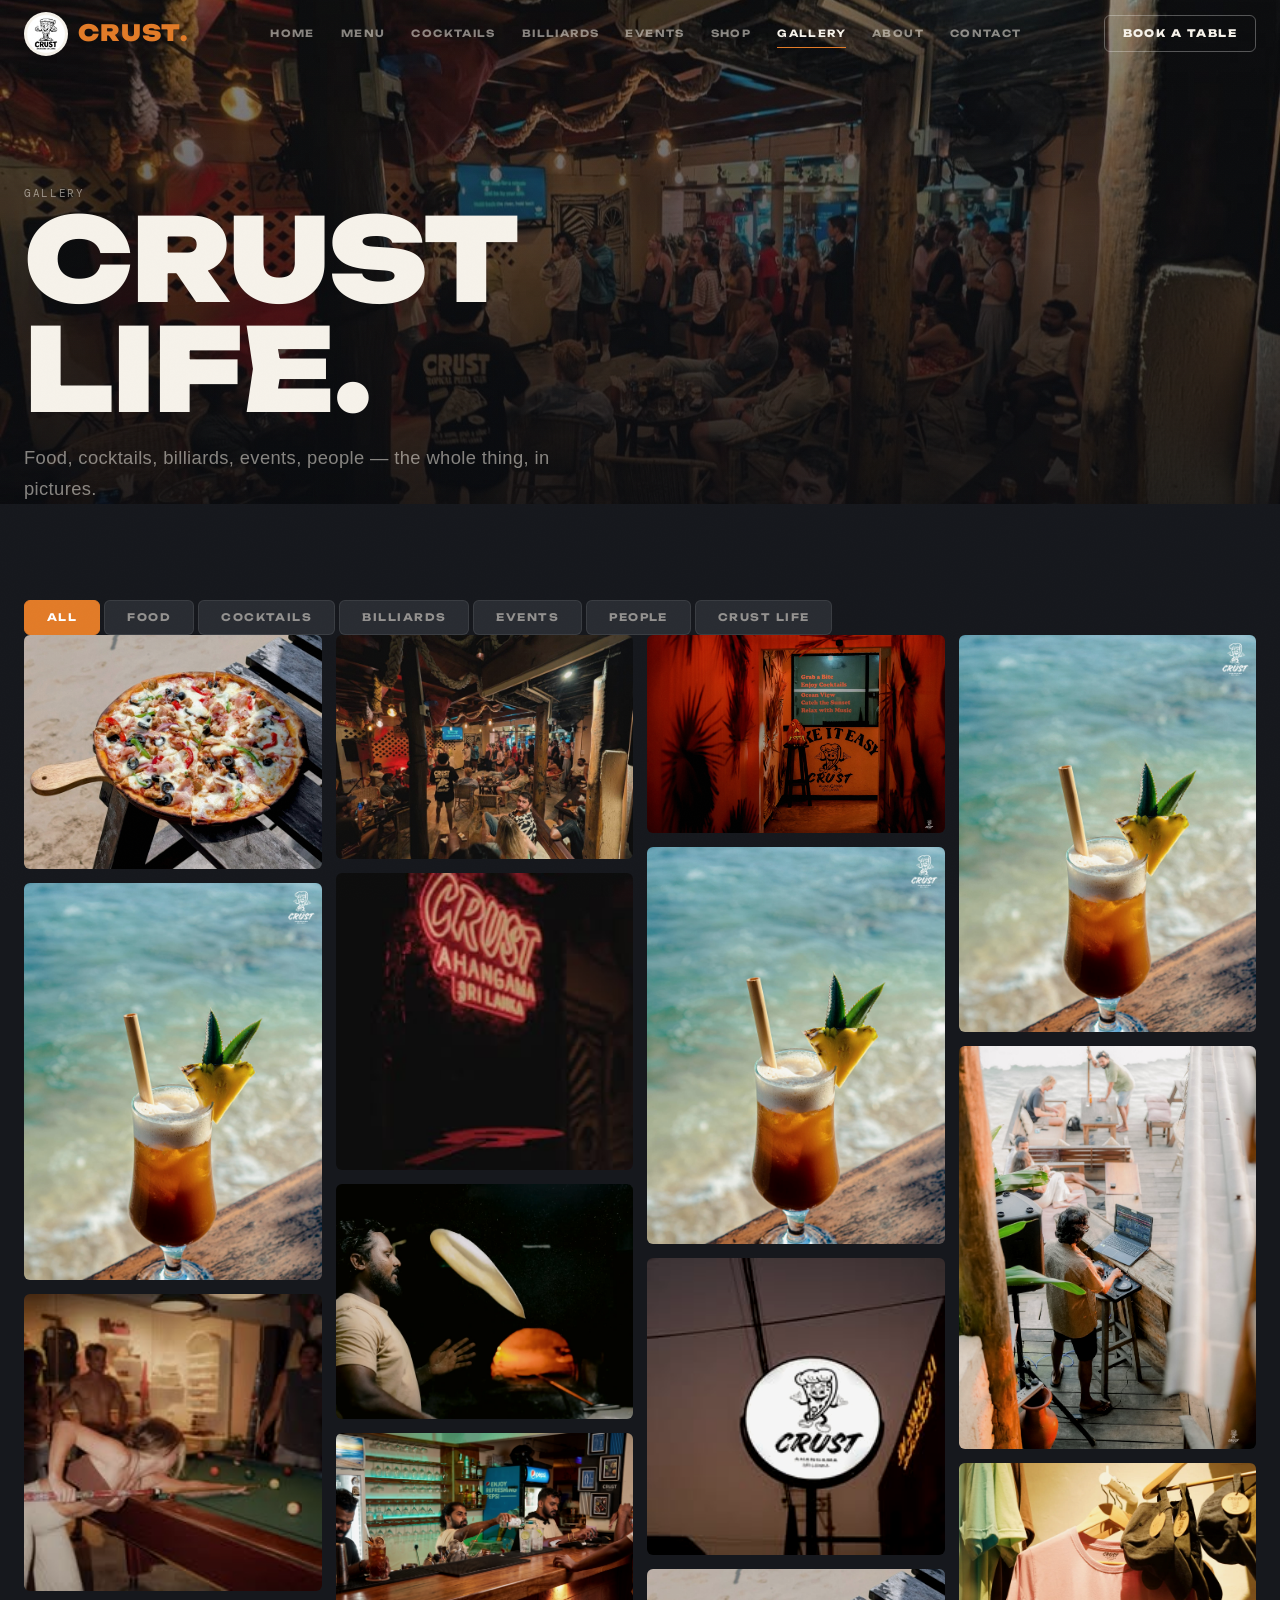
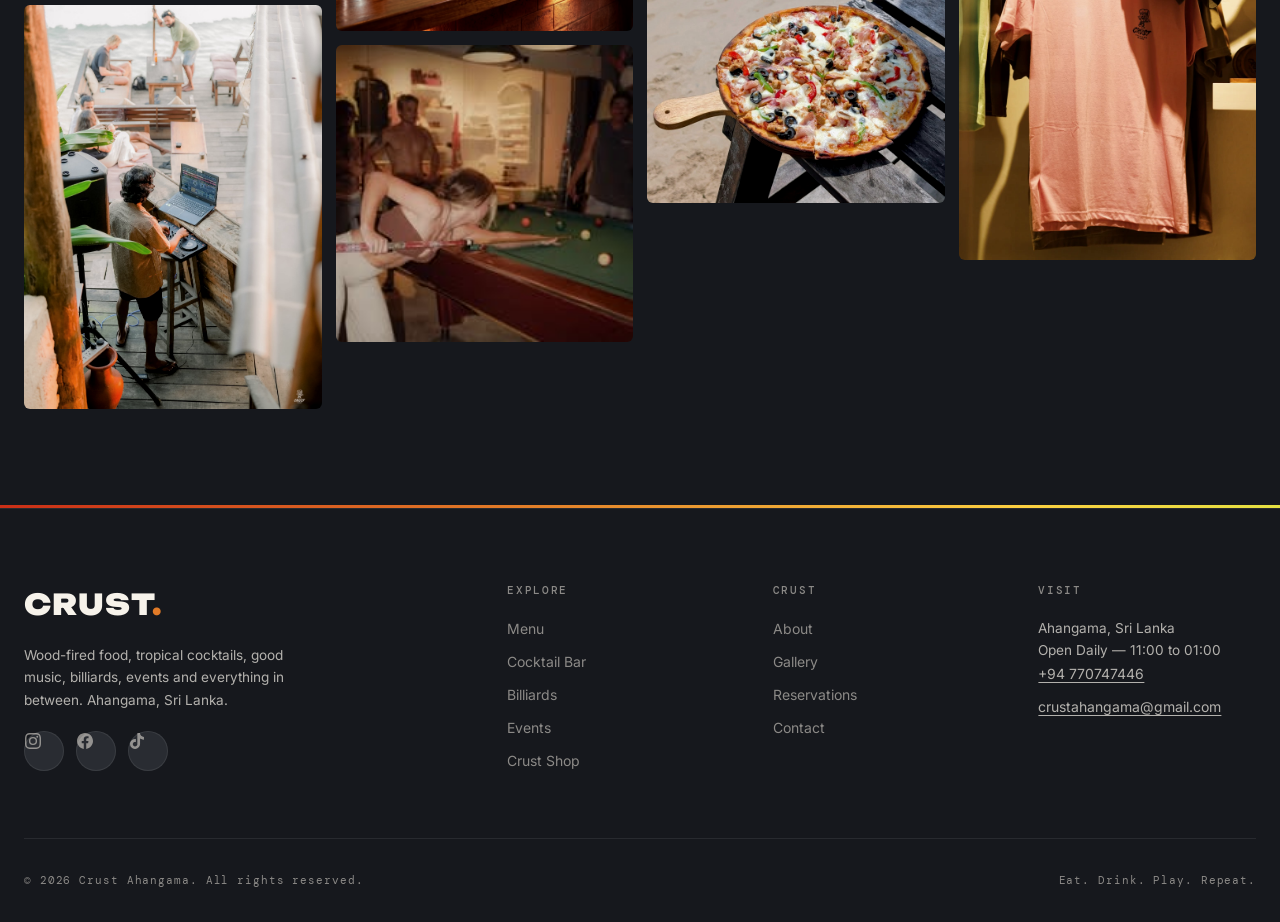
<file: gallery.html>
<!doctype html>
<html lang="en">
<head>
<meta charset="UTF-8">
<meta name="viewport" content="width=device-width, initial-scale=1.0">
<title>Gallery — CRUST AHANGAMA</title>
<meta name="description" content="Food, cocktails, billiards, events and Crust life in pictures.">
<link rel="stylesheet" href="assets/style.css">
<link rel="stylesheet" href="assets/animations.css">

</head>
<body>
<div class="grain"></div>

<nav class="nav">
  <div class="container">
    <a href="index.html" class="nav-logo"><img src="assets/logo.jpg" alt="Crust Ahangama Logo" class="nav-logo-img"><span class="nav-logo-text">CRUST<span class="nav-logo-dot">.</span></span></a>
    <div class="nav-links">
      <a href="index.html" class="">HOME</a>
<a href="menu.html" class="">MENU</a>
<a href="cocktails.html" class="">COCKTAILS</a>
<a href="billiards.html" class="">BILLIARDS</a>
<a href="events.html" class="">EVENTS</a>
<a href="shop.html" class="">SHOP</a>
<a href="gallery.html" class="active">GALLERY</a>
<a href="about.html" class="">ABOUT</a>
<a href="contact.html" class="">CONTACT</a>
    </div>
    <div class="nav-cta">
      <a href="reservations.html" class="btn btn-outline btn-sm">BOOK A TABLE</a>
      <button class="nav-burger" aria-label="Open menu"><span></span></button>
    </div>
  </div>
</nav>
<div class="mobile-drawer">
  <button class="mobile-drawer-close" aria-label="Close menu">&times;</button>
  <a href="index.html">HOME</a>
<a href="menu.html">MENU</a>
<a href="cocktails.html">COCKTAILS</a>
<a href="billiards.html">BILLIARDS</a>
<a href="events.html">EVENTS</a>
<a href="shop.html">SHOP</a>
<a href="gallery.html">GALLERY</a>
<a href="about.html">ABOUT</a>
<a href="contact.html">CONTACT</a>
  <div class="mobile-drawer-cta">
    <a href="reservations.html" class="btn btn-primary">BOOK A TABLE</a>
    <a href="shop.html" class="btn btn-outline">CRUST SHOP</a>
  </div>
</div>


<header class="page-hero">
  <div class="page-hero-media"><img class="tone-photo" src="assets/party.jpg" alt="Crust Ahangama moments" loading="lazy"></div>
  <div class="container">
    <span class="crumb">GALLERY</span>
    <h1 class="display-1">CRUST<br>LIFE.</h1>
    <p class="lede" style="margin-top:20px;">Food, cocktails, billiards, events, people &mdash; the whole thing, in pictures.</p>
  </div>
</header>

<section class="section bg-charcoal">
  <div class="container">
    <div class="tabbar" data-tabs="gallery"><button class="tab-btn active" data-tab="all"><span>ALL</span></button>
<button class="tab-btn" data-tab="food"><span>FOOD</span></button>
<button class="tab-btn" data-tab="cocktails"><span>COCKTAILS</span></button>
<button class="tab-btn" data-tab="billiards"><span>BILLIARDS</span></button>
<button class="tab-btn" data-tab="events"><span>EVENTS</span></button>
<button class="tab-btn" data-tab="people"><span>PEOPLE</span></button>
<button class="tab-btn" data-tab="life"><span>CRUST LIFE</span></button></div>
    <div class="masonry" data-panel-group="gallery">
      <figure data-panel="food"><img class="tone-photo" src="assets/pizza.jpg" alt="Crust wood-fired pizza" loading="lazy"><figcaption>Wood-fired pizza</figcaption></figure>
<figure data-panel="cocktails"><img class="tone-photo" src="assets/drink.jpg" alt="Tropical cocktail by the ocean" loading="lazy"><figcaption>Tropical cocktail</figcaption></figure>
<figure data-panel="billiards"><img class="tone-photo" src="assets/billiards.jfif" alt="Billiards at Crust" loading="lazy"><figcaption>Billiards night</figcaption></figure>
<figure data-panel="events"><img class="tone-photo" src="assets/event.jpg" alt="DJ night at Crust" loading="lazy"><figcaption>DJ Night</figcaption></figure>
<figure data-panel="people"><img class="tone-photo" src="assets/party.jpg" alt="Party crowd at Crust" loading="lazy"><figcaption>Party night</figcaption></figure>
<figure data-panel="life"><img class="tone-photo" src="assets/crust.jfif" alt="Crust neon sign" loading="lazy"><figcaption>Crust neon sign</figcaption></figure>
<figure data-panel="food"><img class="tone-photo" src="assets/kitchen.jfif" alt="Crust kitchen" loading="lazy"><figcaption>Behind the kitchen</figcaption></figure>
<figure data-panel="cocktails"><img class="tone-photo" src="assets/cocktail.jfif" alt="Crust cocktail bar" loading="lazy"><figcaption>The cocktail bar</figcaption></figure>
<figure data-panel="billiards"><img class="tone-photo" src="assets/billiards.jfif" alt="Pool table at Crust" loading="lazy"><figcaption>Pool table</figcaption></figure>
<figure data-panel="events"><img class="tone-photo" src="assets/haloween.jpg" alt="Halloween at Crust" loading="lazy"><figcaption>Halloween special</figcaption></figure>
<figure data-panel="people"><img class="tone-photo" src="assets/drink.jpg" alt="Drinks at Crust" loading="lazy"><figcaption>Good drinks</figcaption></figure>
<figure data-panel="life"><img class="tone-photo" src="assets/location.jpg" alt="Crust location sign" loading="lazy"><figcaption>Find us in Ahangama</figcaption></figure>
<figure data-panel="food"><img class="tone-photo" src="assets/pizza.jpg" alt="Pizza fresh from the oven" loading="lazy"><figcaption>Fresh from the oven</figcaption></figure>
<figure data-panel="cocktails"><img class="tone-photo" src="assets/drink.jpg" alt="Beach cocktail" loading="lazy"><figcaption>Beach vibes</figcaption></figure>
<figure data-panel="events"><img class="tone-photo" src="assets/event.jpg" alt="Live event at Crust" loading="lazy"><figcaption>Live music</figcaption></figure>
<figure data-panel="life"><img class="tone-photo" src="assets/shop.jfif" alt="Crust merchandise" loading="lazy"><figcaption>Crust merch</figcaption></figure>
    </div>
  </div>
</section>




<div class="flame-divider"></div>
<footer class="footer">
  <div class="container">
    <div class="footer-top">
      <div>
        <div class="footer-logo">CRUST<span style="color:var(--orange)">.</span></div>
        <p class="small opacity-70" style="max-width:32ch;">Wood-fired food, tropical cocktails, good music, billiards, events and everything in between. Ahangama, Sri Lanka.</p>
        <div class="social-row" style="margin-top:20px;">
          <a href="https://www.instagram.com/crust_ahangama" target="_blank" rel="noopener" aria-label="Instagram"><svg xmlns="http://www.w3.org/2000/svg" viewBox="0 0 24 24" fill="currentColor" width="16" height="16"><path d="M12 2.163c3.204 0 3.584.012 4.85.07 3.252.148 4.771 1.691 4.919 4.919.058 1.265.069 1.645.069 4.849 0 3.205-.012 3.584-.069 4.849-.149 3.225-1.664 4.771-4.919 4.919-1.266.058-1.644.07-4.85.07-3.204 0-3.584-.012-4.849-.07-3.26-.149-4.771-1.699-4.919-4.92-.058-1.265-.07-1.644-.07-4.849 0-3.204.013-3.583.07-4.849.149-3.227 1.664-4.771 4.919-4.919 1.266-.057 1.645-.069 4.849-.069zM12 0C8.741 0 8.333.014 7.053.072 2.695.272.273 2.69.073 7.052.014 8.333 0 8.741 0 12c0 3.259.014 3.668.072 4.948.2 4.358 2.618 6.78 6.98 6.98C8.333 23.986 8.741 24 12 24c3.259 0 3.668-.014 4.948-.072 4.354-.2 6.782-2.618 6.979-6.98.059-1.28.073-1.689.073-4.948 0-3.259-.014-3.667-.072-4.947-.196-4.354-2.617-6.78-6.979-6.98C15.668.014 15.259 0 12 0zm0 5.838a6.162 6.162 0 100 12.324 6.162 6.162 0 000-12.324zM12 16a4 4 0 110-8 4 4 0 010 8zm6.406-11.845a1.44 1.44 0 100 2.881 1.44 1.44 0 000-2.881z"/></svg></a>
          <a href="https://www.facebook.com/share/18QSpJUFrv/?mibextid=wwXIfr" target="_blank" rel="noopener" aria-label="Facebook"><svg xmlns="http://www.w3.org/2000/svg" viewBox="0 0 24 24" fill="currentColor" width="16" height="16"><path d="M24 12.073c0-6.627-5.373-12-12-12s-12 5.373-12 12c0 5.99 4.388 10.954 10.125 11.854v-8.385H7.078v-3.47h3.047V9.43c0-3.007 1.792-4.669 4.533-4.669 1.312 0 2.686.235 2.686.235v2.953H15.83c-1.491 0-1.956.925-1.956 1.874v2.25h3.328l-.532 3.47h-2.796v8.385C19.612 23.027 24 18.062 24 12.073z"/></svg></a>
          <a href="https://www.tiktok.com/@crustahangama?_r=1&amp;_t=ZS-99MN7CwQKPc" target="_blank" rel="noopener" aria-label="TikTok"><svg xmlns="http://www.w3.org/2000/svg" viewBox="0 0 24 24" fill="currentColor" width="16" height="16"><path d="M12.525.02c1.31-.02 2.61-.01 3.91-.02.08 1.53.63 3.09 1.75 4.17 1.12 1.11 2.7 1.62 4.24 1.79v4.03c-1.44-.05-2.89-.35-4.2-.97-.57-.26-1.1-.59-1.62-.93-.01 2.92.01 5.84-.02 8.75-.08 1.4-.54 2.79-1.35 3.94-1.31 1.92-3.58 3.17-5.91 3.21-1.43.08-2.86-.31-4.08-1.03-2.02-1.19-3.44-3.37-3.65-5.71-.02-.5-.03-1-.01-1.49.18-1.9 1.12-3.72 2.58-4.96 1.66-1.44 3.98-2.13 6.15-1.72.02 1.48-.04 2.96-.04 4.44-.99-.32-2.15-.23-3.02.37-.63.41-1.11 1.04-1.36 1.75-.21.51-.15 1.07-.14 1.61.24 1.64 1.82 3.02 3.5 2.87 1.12-.01 2.19-.66 2.77-1.61.19-.33.4-.67.41-1.06.1-1.79.06-3.57.07-5.36.01-4.03-.01-8.05.02-12.07z"/></svg></a>
        </div>
      </div>
      <div>
        <h4>EXPLORE</h4>
        <a href="menu.html">Menu</a>
        <a href="cocktails.html">Cocktail Bar</a>
        <a href="billiards.html">Billiards</a>
        <a href="events.html">Events</a>
        <a href="shop.html">Crust Shop</a>
      </div>
      <div>
        <h4>CRUST</h4>
        <a href="about.html">About</a>
        <a href="gallery.html">Gallery</a>
        <a href="reservations.html">Reservations</a>
        <a href="contact.html">Contact</a>
      </div>
      <div>
        <h4>VISIT</h4>
        <p class="small opacity-70">Ahangama, Sri Lanka</p>
        <p class="small opacity-70">Open Daily &mdash; 11:00 to 01:00</p>
        <p class="small opacity-70"><a href="tel:+94770747446" style="color:inherit;text-decoration:underline;text-underline-offset:3px;">+94 770747446</a></p>
        <p class="small opacity-70"><a href="mailto:crustahangama@gmail.com" style="color:inherit;text-decoration:underline;text-underline-offset:3px;">crustahangama@gmail.com</a></p>
      </div>
    </div>
    <div class="footer-bottom">
      <span>&copy; 2026 Crust Ahangama. All rights reserved.</span>
      <span>Eat. Drink. Play. Repeat.</span>
    </div>
  </div>
</footer>

<script src="assets/main.js"></script>
</body>
</html>
</file>
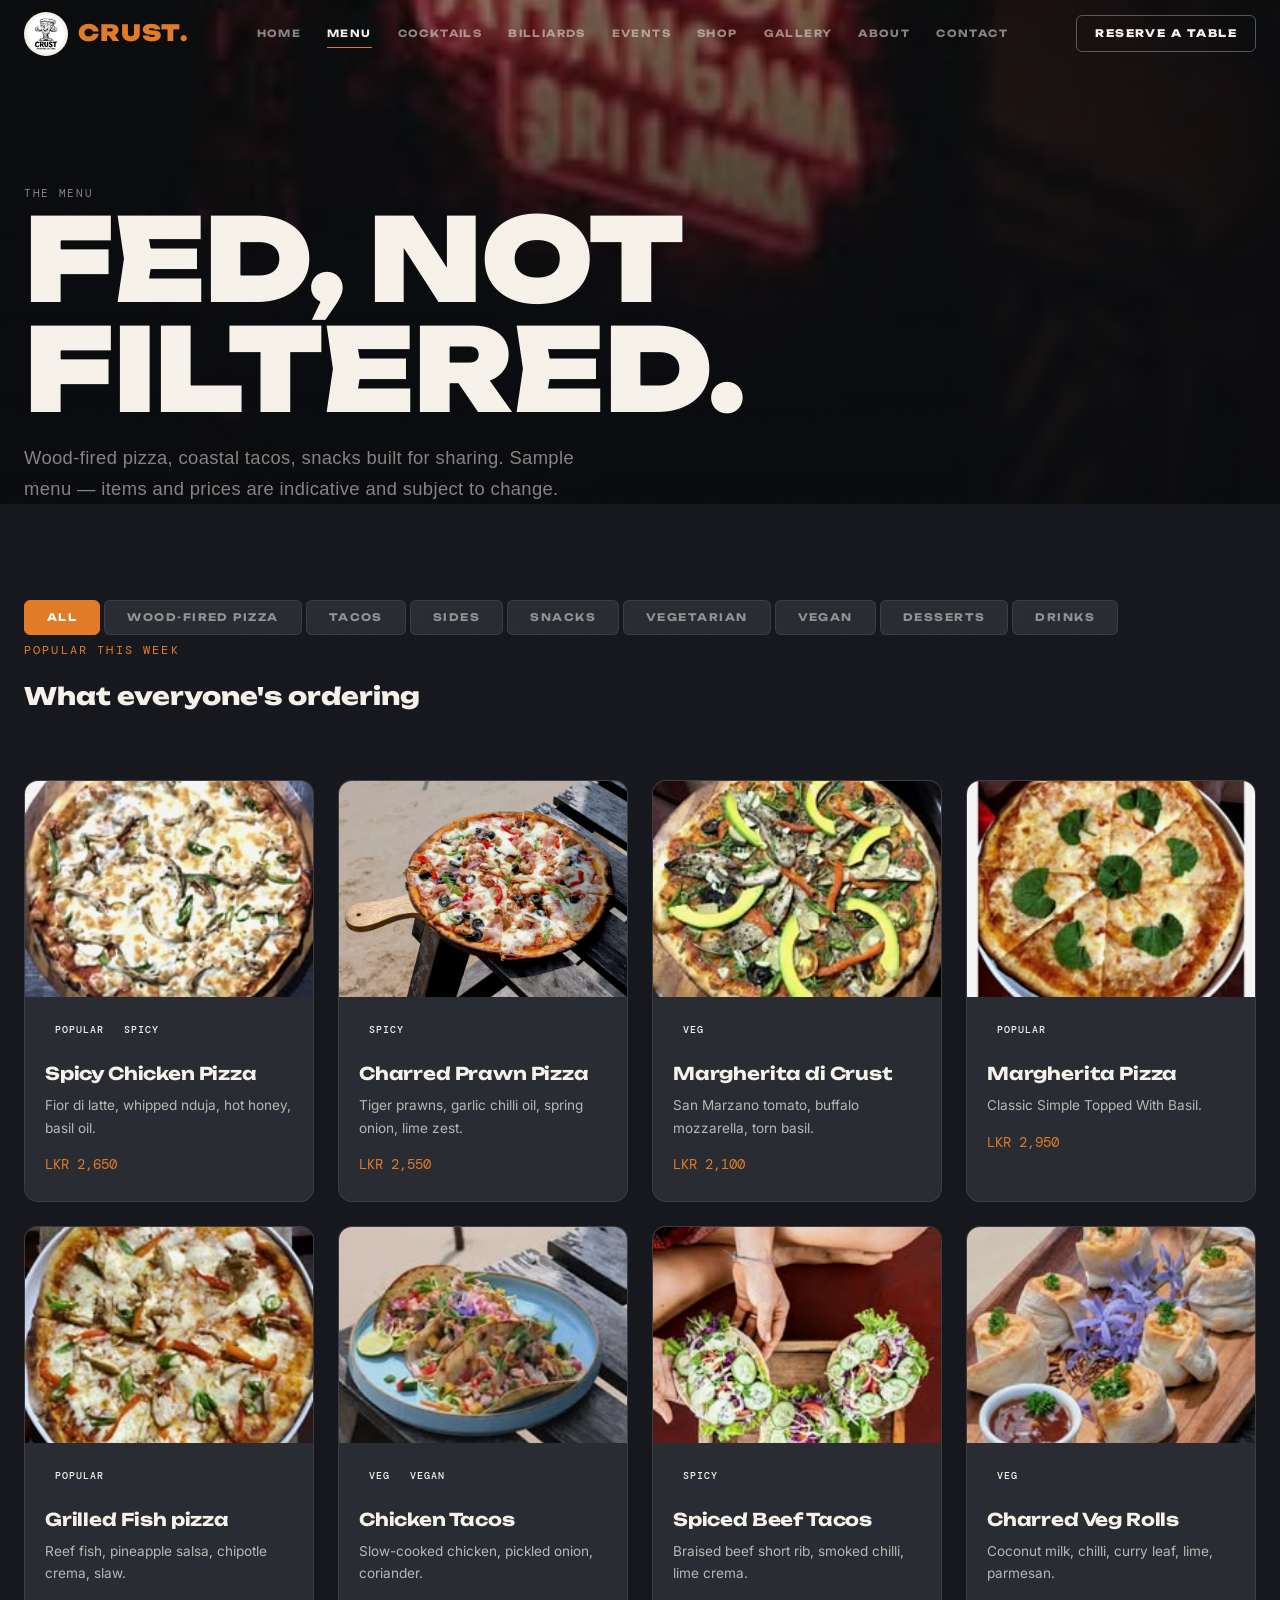
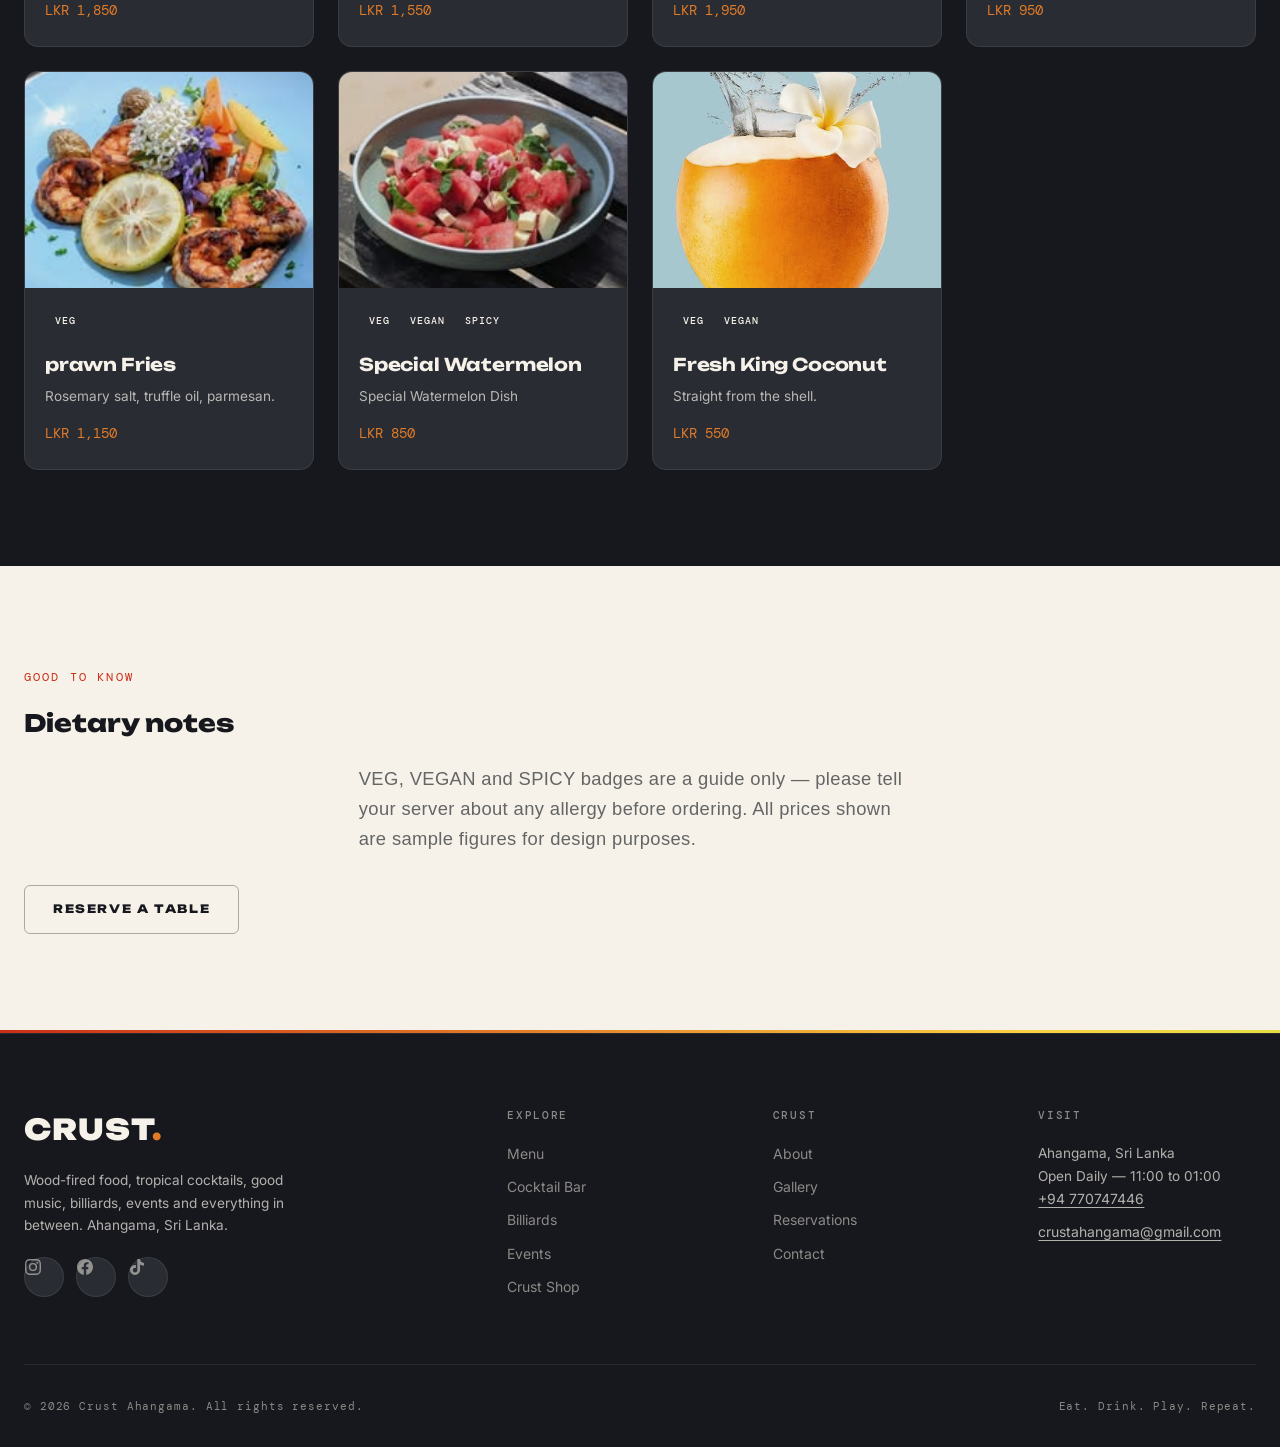
<file: menu.html>
<!doctype html>
<html lang="en">

<head>
  <meta charset="UTF-8">
  <meta name="viewport" content="width=device-width, initial-scale=1.0">
  <title>Menu — CRUST AHANGAMA</title>
  <meta name="description" content="Wood-fired pizza, tacos, sides, snacks and desserts at Crust Ahangama.">
  <link rel="stylesheet" href="assets/style.css">
  <link rel="stylesheet" href="assets/animations.css">

</head>

<body>
  <div class="grain"></div>

  <nav class="nav">
    <div class="container">
      <a href="index.html" class="nav-logo"><img src="assets/logo.jpg" alt="Crust Ahangama Logo"
          class="nav-logo-img"><span class="nav-logo-text">CRUST<span class="nav-logo-dot">.</span></span></a>
      <div class="nav-links">
        <a href="index.html" class="">HOME</a>
        <a href="menu.html" class="active">MENU</a>
        <a href="cocktails.html" class="">COCKTAILS</a>
        <a href="billiards.html" class="">BILLIARDS</a>
        <a href="events.html" class="">EVENTS</a>
        <a href="shop.html" class="">SHOP</a>
        <a href="gallery.html" class="">GALLERY</a>
        <a href="about.html" class="">ABOUT</a>
        <a href="contact.html" class="">CONTACT</a>
      </div>
      <div class="nav-cta">
        <a href="reservations.html" class="btn btn-outline btn-sm">RESERVE A TABLE</a>
        <button class="nav-burger" aria-label="Open menu"><span></span></button>
      </div>
    </div>
  </nav>
  <div class="mobile-drawer">
    <button class="mobile-drawer-close" aria-label="Close menu">&times;</button>
    <a href="index.html">HOME</a>
    <a href="menu.html">MENU</a>
    <a href="cocktails.html">COCKTAILS</a>
    <a href="billiards.html">BILLIARDS</a>
    <a href="events.html">EVENTS</a>
    <a href="shop.html">SHOP</a>
    <a href="gallery.html">GALLERY</a>
    <a href="about.html">ABOUT</a>
    <a href="contact.html">CONTACT</a>
    <div class="mobile-drawer-cta">
      <a href="reservations.html" class="btn btn-primary">RESERVE A TABLE</a>
      <a href="shop.html" class="btn btn-outline">CRUST SHOP</a>
    </div>
  </div>


  <header class="page-hero">
    <div class="page-hero-media"><img class="tone-photo" src="assets/crust.jfif" alt="Wood-fired pizza oven"
        loading="lazy"></div>
    <div class="container">
      <span class="crumb">THE MENU</span>
      <h1 class="display-1">FED, NOT<br>FILTERED.</h1>
      <p class="lede" style="margin-top:20px;">Wood-fired pizza, coastal tacos, snacks built for sharing. Sample menu
        &mdash; items and prices are indicative and subject to change.</p>
    </div>
  </header>

  <section class="section bg-charcoal">
    <div class="container">
      <div class="tabbar" data-tabs="menu">
        <button class="tab-btn active" data-tab="all"><span>ALL</span></button>
        <button class="tab-btn" data-tab="pizza"><span>WOOD-FIRED PIZZA</span></button>
        <button class="tab-btn" data-tab="tacos"><span>TACOS</span></button>
        <button class="tab-btn" data-tab="sides"><span>SIDES</span></button>
        <button class="tab-btn" data-tab="snacks"><span>SNACKS</span></button>
        <button class="tab-btn" data-tab="veg"><span>VEGETARIAN</span></button>
        <button class="tab-btn" data-tab="vegan"><span>VEGAN</span></button>
        <button class="tab-btn" data-tab="desserts"><span>DESSERTS</span></button>
        <button class="tab-btn" data-tab="drinks"><span>DRINKS</span></button>
      </div>
      <div class="section-head">
        <div>
          <span class="eyebrow">POPULAR THIS WEEK</span>
          <h2 class="display-3">What everyone's ordering</h2>
        </div>
      </div>
      <div class="grid grid-4" data-panel-group="menu">

        <div class="card reveal" data-panel="pizza">
          <div class="card-media"><img class="tone-photo" src="assets/menu1.jpg" alt="Nduja &amp; Honey" loading="lazy">
          </div>
          <div class="card-body">
            <div class="flex gap-10 flex-wrap" style="margin-bottom:10px;"><span
                class="badge badge-pop"><span>POPULAR</span></span> <span
                class="badge badge-spicy"><span>SPICY</span></span> </div>
            <h3 class="h4">Spicy Chicken Pizza</h3>
            <p class="small opacity-70">Fior di latte, whipped nduja, hot honey, basil oil.</p>
            <span class="price-tag">LKR 2,650</span>
          </div>
        </div>
        <div class="card reveal" data-panel="pizza">
          <div class="card-media"><img class="tone-photo" src="assets/pizza.jpg" alt="Coconut Sambol Pizza"
              loading="lazy"></div>
          <div class="card-body">
            <div class="flex gap-10 flex-wrap" style="margin-bottom:10px;"><span
                class="badge badge-spicy"><span>SPICY</span></span> </div>
            <h3 class="h4">Charred Prawn Pizza</h3>
            <p class="small opacity-70">Tiger prawns, garlic chilli oil, spring onion, lime zest.</p>
            <span class="price-tag">LKR 2,550</span>
          </div>
        </div>
        <div class="card reveal" data-panel="pizza">
          <div class="card-media"><img class="tone-photo" src="assets/menu2.jpg" alt="Margherita di Crust"
              loading="lazy"></div>
          <div class="card-body">
            <div class="flex gap-10 flex-wrap" style="margin-bottom:10px;"><span
                class="badge badge-veg"><span>VEG</span></span> </div>
            <h3 class="h4">Margherita di Crust</h3>
            <p class="small opacity-70">San Marzano tomato, buffalo mozzarella, torn basil.</p>
            <span class="price-tag">LKR 2,100</span>
          </div>
        </div>
        <div class="card reveal" data-panel="pizza">
          <div class="card-media"><img class="tone-photo" src="assets/menu3.jpg" alt="Charred Prawn Pizza"
              loading="lazy"></div>
          <div class="card-body">
            <div class="flex gap-10 flex-wrap" style="margin-bottom:10px;"><span
                class="badge badge-pop"><span>POPULAR</span></span> </div>
            <h3 class="h4">Margherita Pizza</h3>
            <p class="small opacity-70">Classic Simple Topped With Basil.</p>
            <span class="price-tag">LKR 2,950</span>
          </div>
        </div>
        <div class="card reveal" data-panel="tacos">
          <div class="card-media"><img class="tone-photo" src="assets/menu4.jpg" alt="Grilled Fish pizza"
              loading="lazy"></div>
          <div class="card-body">
            <div class="flex gap-10 flex-wrap" style="margin-bottom:10px;"><span
                class="badge badge-pop"><span>POPULAR</span></span> </div>
            <h3 class="h4">Grilled Fish pizza</h3>
            <p class="small opacity-70">Reef fish, pineapple salsa, chipotle crema, slaw.</p>
            <span class="price-tag">LKR 1,850</span>
          </div>
        </div>
        <div class="card reveal" data-panel="tacos">
          <div class="card-media"><img class="tone-photo" src="assets/menu7.jpg" alt="Jackfruit Tacos" loading="lazy">
          </div>
          <div class="card-body">
            <div class="flex gap-10 flex-wrap" style="margin-bottom:10px;"><span
                class="badge badge-veg"><span>VEG</span></span> <span
                class="badge badge-vegan"><span>VEGAN</span></span> </div>
            <h3 class="h4">Chicken Tacos</h3>
            <p class="small opacity-70">Slow-cooked chicken, pickled onion, coriander.</p>
            <span class="price-tag">LKR 1,550</span>
          </div>
        </div>
        <div class="card reveal" data-panel="tacos">
          <div class="card-media"><img class="tone-photo" src="assets/menu6.jpg" alt="Spiced Beef Tacos" loading="lazy">
          </div>
          <div class="card-body">
            <div class="flex gap-10 flex-wrap" style="margin-bottom:10px;"><span
                class="badge badge-spicy"><span>SPICY</span></span> </div>
            <h3 class="h4">Spiced Beef Tacos</h3>
            <p class="small opacity-70">Braised beef short rib, smoked chilli, lime crema.</p>
            <span class="price-tag">LKR 1,950</span>
          </div>
        </div>
        <div class="card reveal" data-panel="sides">
          <div class="card-media"><img class="tone-photo" src="assets/menu8.jpg" alt="Charred Corn" loading="lazy">
          </div>
          <div class="card-body">
            <div class="flex gap-10 flex-wrap" style="margin-bottom:10px;"><span
                class="badge badge-veg"><span>VEG</span></span> </div>
            <h3 class="h4">Charred Veg Rolls</h3>
            <p class="small opacity-70">Coconut milk, chilli, curry leaf, lime, parmesan.</p>
            <span class="price-tag">LKR 950</span>
          </div>
        </div>
        <div class="card reveal" data-panel="sides">
          <div class="card-media"><img class="tone-photo" src="assets/menu9.jpg" alt="Truffle Fries" loading="lazy">
          </div>
          <div class="card-body">
            <div class="flex gap-10 flex-wrap" style="margin-bottom:10px;"><span
                class="badge badge-veg"><span>VEG</span></span> </div>
            <h3 class="h4">prawn Fries</h3>
            <p class="small opacity-70">Rosemary salt, truffle oil, parmesan.</p>
            <span class="price-tag">LKR 1,150</span>
          </div>
        </div>
        <div class="card reveal" data-panel="snacks">
          <div class="card-media"><img class="tone-photo" src="assets/menu10.jpg" alt="Devilled Cashews" loading="lazy">
          </div>
          <div class="card-body">
            <div class="flex gap-10 flex-wrap" style="margin-bottom:10px;"><span
                class="badge badge-veg"><span>VEG</span></span> <span
                class="badge badge-vegan"><span>VEGAN</span></span> <span
                class="badge badge-spicy"><span>SPICY</span></span> </div>
            <h3 class="h4">Special Watermelon</h3>
            <p class="small opacity-70">Special Watermelon Dish</p>
            <span class="price-tag">LKR 850</span>
          </div>
        </div>

        <div class="card reveal" data-panel="drinks">
          <div class="card-media"><img class="tone-photo" src="assets/kingcoconut.jfif" alt="Fresh King Coconut"
              loading="lazy"></div>
          <div class="card-body">
            <div class="flex gap-10 flex-wrap" style="margin-bottom:10px;"><span
                class="badge badge-veg"><span>VEG</span></span> <span
                class="badge badge-vegan"><span>VEGAN</span></span> </div>
            <h3 class="h4">Fresh King Coconut</h3>
            <p class="small opacity-70">Straight from the shell.</p>
            <span class="price-tag">LKR 550</span>
          </div>
        </div>
      </div>
    </div>
  </section>

  <section class="section bg-cream">
    <div class="container text-center">
      <span class="eyebrow">GOOD TO KNOW</span>
      <h2 class="display-3" style="margin-bottom:20px;">Dietary notes</h2>
      <p class="lede" style="margin:0 auto 30px;">VEG, VEGAN and SPICY badges are a guide only &mdash; please tell your
        server about any allergy before ordering. All prices shown are sample figures for design purposes.</p>
      <a href="reservations.html" class="btn btn-outline-dark">RESERVE A TABLE</a>
    </div>
  </section>


  <div class="flame-divider"></div>
  <footer class="footer">
    <div class="container">
      <div class="footer-top">
        <div>
          <div class="footer-logo">CRUST<span style="color:var(--orange)">.</span></div>
          <p class="small opacity-70" style="max-width:32ch;">Wood-fired food, tropical cocktails, good music,
            billiards, events and everything in between. Ahangama, Sri Lanka.</p>
          <div class="social-row" style="margin-top:20px;">
            <a href="https://www.instagram.com/crust_ahangama" target="_blank" rel="noopener"
              aria-label="Instagram"><svg xmlns="http://www.w3.org/2000/svg" viewBox="0 0 24 24" fill="currentColor"
                width="16" height="16">
                <path
                  d="M12 2.163c3.204 0 3.584.012 4.85.07 3.252.148 4.771 1.691 4.919 4.919.058 1.265.069 1.645.069 4.849 0 3.205-.012 3.584-.069 4.849-.149 3.225-1.664 4.771-4.919 4.919-1.266.058-1.644.07-4.85.07-3.204 0-3.584-.012-4.849-.07-3.26-.149-4.771-1.699-4.919-4.92-.058-1.265-.07-1.644-.07-4.849 0-3.204.013-3.583.07-4.849.149-3.227 1.664-4.771 4.919-4.919 1.266-.057 1.645-.069 4.849-.069zM12 0C8.741 0 8.333.014 7.053.072 2.695.272.273 2.69.073 7.052.014 8.333 0 8.741 0 12c0 3.259.014 3.668.072 4.948.2 4.358 2.618 6.78 6.98 6.98C8.333 23.986 8.741 24 12 24c3.259 0 3.668-.014 4.948-.072 4.354-.2 6.782-2.618 6.979-6.98.059-1.28.073-1.689.073-4.948 0-3.259-.014-3.667-.072-4.947-.196-4.354-2.617-6.78-6.979-6.98C15.668.014 15.259 0 12 0zm0 5.838a6.162 6.162 0 100 12.324 6.162 6.162 0 000-12.324zM12 16a4 4 0 110-8 4 4 0 010 8zm6.406-11.845a1.44 1.44 0 100 2.881 1.44 1.44 0 000-2.881z" />
              </svg></a>
            <a href="https://www.facebook.com/share/18QSpJUFrv/?mibextid=wwXIfr" target="_blank" rel="noopener"
              aria-label="Facebook"><svg xmlns="http://www.w3.org/2000/svg" viewBox="0 0 24 24" fill="currentColor"
                width="16" height="16">
                <path
                  d="M24 12.073c0-6.627-5.373-12-12-12s-12 5.373-12 12c0 5.99 4.388 10.954 10.125 11.854v-8.385H7.078v-3.47h3.047V9.43c0-3.007 1.792-4.669 4.533-4.669 1.312 0 2.686.235 2.686.235v2.953H15.83c-1.491 0-1.956.925-1.956 1.874v2.25h3.328l-.532 3.47h-2.796v8.385C19.612 23.027 24 18.062 24 12.073z" />
              </svg></a>
            <a href="https://www.tiktok.com/@crustahangama?_r=1&amp;_t=ZS-99MN7CwQKPc" target="_blank" rel="noopener"
              aria-label="TikTok"><svg xmlns="http://www.w3.org/2000/svg" viewBox="0 0 24 24" fill="currentColor"
                width="16" height="16">
                <path
                  d="M12.525.02c1.31-.02 2.61-.01 3.91-.02.08 1.53.63 3.09 1.75 4.17 1.12 1.11 2.7 1.62 4.24 1.79v4.03c-1.44-.05-2.89-.35-4.2-.97-.57-.26-1.1-.59-1.62-.93-.01 2.92.01 5.84-.02 8.75-.08 1.4-.54 2.79-1.35 3.94-1.31 1.92-3.58 3.17-5.91 3.21-1.43.08-2.86-.31-4.08-1.03-2.02-1.19-3.44-3.37-3.65-5.71-.02-.5-.03-1-.01-1.49.18-1.9 1.12-3.72 2.58-4.96 1.66-1.44 3.98-2.13 6.15-1.72.02 1.48-.04 2.96-.04 4.44-.99-.32-2.15-.23-3.02.37-.63.41-1.11 1.04-1.36 1.75-.21.51-.15 1.07-.14 1.61.24 1.64 1.82 3.02 3.5 2.87 1.12-.01 2.19-.66 2.77-1.61.19-.33.4-.67.41-1.06.1-1.79.06-3.57.07-5.36.01-4.03-.01-8.05.02-12.07z" />
              </svg></a>
          </div>
        </div>
        <div>
          <h4>EXPLORE</h4>
          <a href="menu.html">Menu</a>
          <a href="cocktails.html">Cocktail Bar</a>
          <a href="billiards.html">Billiards</a>
          <a href="events.html">Events</a>
          <a href="shop.html">Crust Shop</a>
        </div>
        <div>
          <h4>CRUST</h4>
          <a href="about.html">About</a>
          <a href="gallery.html">Gallery</a>
          <a href="reservations.html">Reservations</a>
          <a href="contact.html">Contact</a>
        </div>
        <div>
          <h4>VISIT</h4>
          <p class="small opacity-70">Ahangama, Sri Lanka</p>
          <p class="small opacity-70">Open Daily &mdash; 11:00 to 01:00</p>
          <p class="small opacity-70"><a href="tel:+94770747446"
              style="color:inherit;text-decoration:underline;text-underline-offset:3px;">+94 770747446</a></p>
          <p class="small opacity-70"><a href="mailto:crustahangama@gmail.com"
              style="color:inherit;text-decoration:underline;text-underline-offset:3px;">crustahangama@gmail.com</a></p>
        </div>
      </div>
      <div class="footer-bottom">
        <span>&copy; 2026 Crust Ahangama. All rights reserved.</span>
        <span>Eat. Drink. Play. Repeat.</span>
      </div>
    </div>
  </footer>

  <script src="assets/main.js"></script>
</body>

</html>
</file>
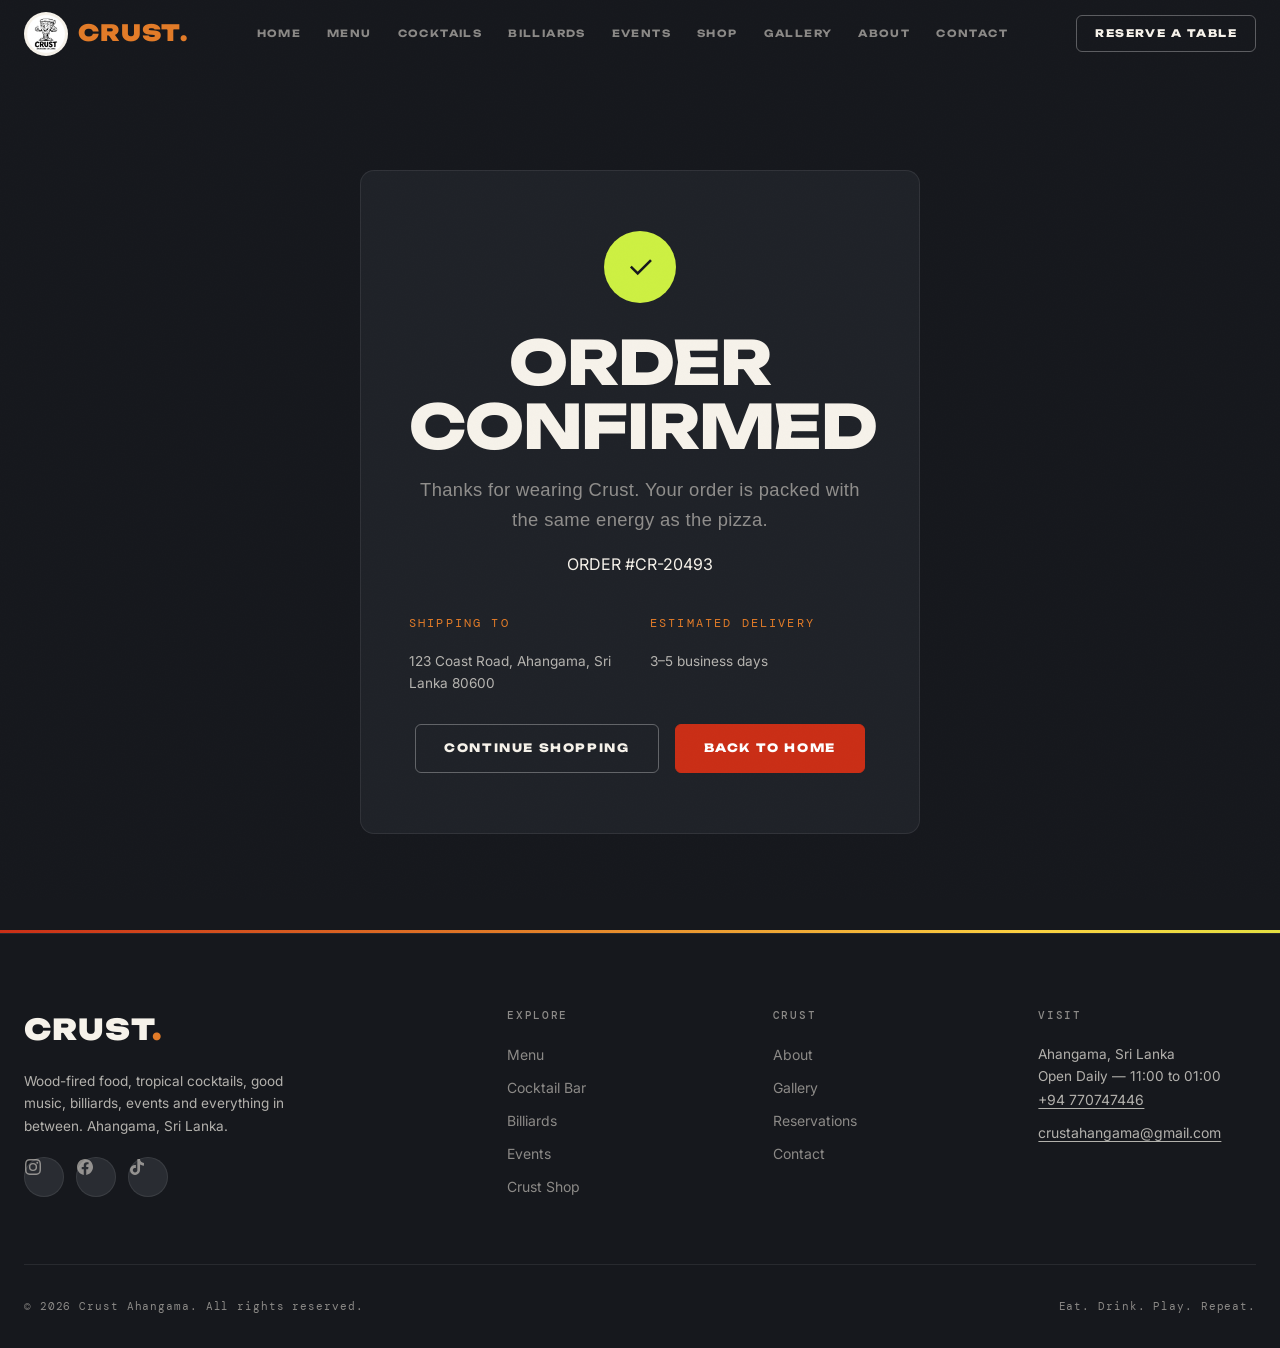
<file: order-confirmation.html>
<!doctype html>
<html lang="en">

<head>
  <meta charset="UTF-8">
  <meta name="viewport" content="width=device-width, initial-scale=1.0">
  <title>Order Confirmed — CRUST AHANGAMA</title>
  <meta name="description" content="Your Crust Shop order is confirmed.">
  <link rel="stylesheet" href="assets/style.css">
  <link rel="stylesheet" href="assets/animations.css">

</head>

<body>
  <div class="grain"></div>

  <nav class="nav">
    <div class="container">
      <a href="index.html" class="nav-logo"><img src="assets/logo.jpg" alt="Crust Ahangama Logo"
          class="nav-logo-img"><span class="nav-logo-text">CRUST<span class="nav-logo-dot">.</span></span></a>
      <div class="nav-links">
        <a href="index.html" class="">HOME</a>
        <a href="menu.html" class="">MENU</a>
        <a href="cocktails.html" class="">COCKTAILS</a>
        <a href="billiards.html" class="">BILLIARDS</a>
        <a href="events.html" class="">EVENTS</a>
        <a href="shop.html" class="active">SHOP</a>
        <a href="gallery.html" class="">GALLERY</a>
        <a href="about.html" class="">ABOUT</a>
        <a href="contact.html" class="">CONTACT</a>
      </div>
      <div class="nav-cta">
        <a href="reservations.html" class="btn btn-outline btn-sm">RESERVE A TABLE</a>
        <button class="nav-burger" aria-label="Open menu"><span></span></button>
      </div>
    </div>
  </nav>
  <div class="mobile-drawer">
    <button class="mobile-drawer-close" aria-label="Close menu">&times;</button>
    <a href="index.html">HOME</a>
    <a href="menu.html">MENU</a>
    <a href="cocktails.html">COCKTAILS</a>
    <a href="billiards.html">BILLIARDS</a>
    <a href="events.html">EVENTS</a>
    <a href="shop.html">SHOP</a>
    <a href="gallery.html">GALLERY</a>
    <a href="about.html">ABOUT</a>
    <a href="contact.html">CONTACT</a>
    <div class="mobile-drawer-cta">
      <a href="reservations.html" class="btn btn-primary">RESERVE A TABLE</a>
      <a href="shop.html" class="btn btn-outline">CRUST SHOP</a>
    </div>
  </div>


  <section class="section bg-charcoal" style="padding-top:170px;">
    <div class="container" style="max-width:760px;">
      <div class="confirm-panel reveal">
        <div class="confirm-icon">&#10003;</div>
        <h1 class="display-2">Order confirmed</h1>
        <p class="lede" style="margin:16px auto;">Thanks for wearing Crust. Your order is packed with the same energy as
          the pizza.</p>
        <div class="confirm-code">ORDER #CR-20493</div>
        <div class="grid grid-2" style="text-align:left;margin:30px 0;gap:20px;">
          <div>
            <span class="eyebrow">SHIPPING TO</span>
            <p class="small opacity-70">123 Coast Road, Ahangama, Sri Lanka 80600</p>
          </div>
          <div>
            <span class="eyebrow">ESTIMATED DELIVERY</span>
            <p class="small opacity-70">3&ndash;5 business days</p>
          </div>
        </div>
        <div class="flex gap-16 flex-wrap" style="justify-content:center;">
          <a href="shop.html" class="btn btn-outline">CONTINUE SHOPPING</a>
          <a href="index.html" class="btn btn-primary">BACK TO HOME</a>
        </div>
      </div>
    </div>
  </section>


  <div class="flame-divider"></div>
  <footer class="footer">
    <div class="container">
      <div class="footer-top">
        <div>
          <div class="footer-logo">CRUST<span style="color:var(--orange)">.</span></div>
          <p class="small opacity-70" style="max-width:32ch;">Wood-fired food, tropical cocktails, good music,
            billiards, events and everything in between. Ahangama, Sri Lanka.</p>
          <div class="social-row" style="margin-top:20px;">
            <a href="https://www.instagram.com/crust_ahangama" target="_blank" rel="noopener"
              aria-label="Instagram"><svg xmlns="http://www.w3.org/2000/svg" viewBox="0 0 24 24" fill="currentColor"
                width="16" height="16">
                <path
                  d="M12 2.163c3.204 0 3.584.012 4.85.07 3.252.148 4.771 1.691 4.919 4.919.058 1.265.069 1.645.069 4.849 0 3.205-.012 3.584-.069 4.849-.149 3.225-1.664 4.771-4.919 4.919-1.266.058-1.644.07-4.85.07-3.204 0-3.584-.012-4.849-.07-3.26-.149-4.771-1.699-4.919-4.92-.058-1.265-.07-1.644-.07-4.849 0-3.204.013-3.583.07-4.849.149-3.227 1.664-4.771 4.919-4.919 1.266-.057 1.645-.069 4.849-.069zM12 0C8.741 0 8.333.014 7.053.072 2.695.272.273 2.69.073 7.052.014 8.333 0 8.741 0 12c0 3.259.014 3.668.072 4.948.2 4.358 2.618 6.78 6.98 6.98C8.333 23.986 8.741 24 12 24c3.259 0 3.668-.014 4.948-.072 4.354-.2 6.782-2.618 6.979-6.98.059-1.28.073-1.689.073-4.948 0-3.259-.014-3.667-.072-4.947-.196-4.354-2.617-6.78-6.979-6.98C15.668.014 15.259 0 12 0zm0 5.838a6.162 6.162 0 100 12.324 6.162 6.162 0 000-12.324zM12 16a4 4 0 110-8 4 4 0 010 8zm6.406-11.845a1.44 1.44 0 100 2.881 1.44 1.44 0 000-2.881z" />
              </svg></a>
            <a href="https://www.facebook.com/share/18QSpJUFrv/?mibextid=wwXIfr" target="_blank" rel="noopener"
              aria-label="Facebook"><svg xmlns="http://www.w3.org/2000/svg" viewBox="0 0 24 24" fill="currentColor"
                width="16" height="16">
                <path
                  d="M24 12.073c0-6.627-5.373-12-12-12s-12 5.373-12 12c0 5.99 4.388 10.954 10.125 11.854v-8.385H7.078v-3.47h3.047V9.43c0-3.007 1.792-4.669 4.533-4.669 1.312 0 2.686.235 2.686.235v2.953H15.83c-1.491 0-1.956.925-1.956 1.874v2.25h3.328l-.532 3.47h-2.796v8.385C19.612 23.027 24 18.062 24 12.073z" />
              </svg></a>
            <a href="https://www.tiktok.com/@crustahangama?_r=1&amp;_t=ZS-99MN7CwQKPc" target="_blank" rel="noopener"
              aria-label="TikTok"><svg xmlns="http://www.w3.org/2000/svg" viewBox="0 0 24 24" fill="currentColor"
                width="16" height="16">
                <path
                  d="M12.525.02c1.31-.02 2.61-.01 3.91-.02.08 1.53.63 3.09 1.75 4.17 1.12 1.11 2.7 1.62 4.24 1.79v4.03c-1.44-.05-2.89-.35-4.2-.97-.57-.26-1.1-.59-1.62-.93-.01 2.92.01 5.84-.02 8.75-.08 1.4-.54 2.79-1.35 3.94-1.31 1.92-3.58 3.17-5.91 3.21-1.43.08-2.86-.31-4.08-1.03-2.02-1.19-3.44-3.37-3.65-5.71-.02-.5-.03-1-.01-1.49.18-1.9 1.12-3.72 2.58-4.96 1.66-1.44 3.98-2.13 6.15-1.72.02 1.48-.04 2.96-.04 4.44-.99-.32-2.15-.23-3.02.37-.63.41-1.11 1.04-1.36 1.75-.21.51-.15 1.07-.14 1.61.24 1.64 1.82 3.02 3.5 2.87 1.12-.01 2.19-.66 2.77-1.61.19-.33.4-.67.41-1.06.1-1.79.06-3.57.07-5.36.01-4.03-.01-8.05.02-12.07z" />
              </svg></a>
          </div>
        </div>
        <div>
          <h4>EXPLORE</h4>
          <a href="menu.html">Menu</a>
          <a href="cocktails.html">Cocktail Bar</a>
          <a href="billiards.html">Billiards</a>
          <a href="events.html">Events</a>
          <a href="shop.html">Crust Shop</a>
        </div>
        <div>
          <h4>CRUST</h4>
          <a href="about.html">About</a>
          <a href="gallery.html">Gallery</a>
          <a href="reservations.html">Reservations</a>
          <a href="contact.html">Contact</a>
        </div>
        <div>
          <h4>VISIT</h4>
          <p class="small opacity-70">Ahangama, Sri Lanka</p>
          <p class="small opacity-70">Open Daily &mdash; 11:00 to 01:00</p>
          <p class="small opacity-70"><a href="tel:+94770747446"
              style="color:inherit;text-decoration:underline;text-underline-offset:3px;">+94 770747446</a></p>
          <p class="small opacity-70"><a href="mailto:crustahangama@gmail.com"
              style="color:inherit;text-decoration:underline;text-underline-offset:3px;">crustahangama@gmail.com</a></p>
        </div>
      </div>
      <div class="footer-bottom">
        <span>&copy; 2026 Crust Ahangama. All rights reserved.</span>
        <span>Eat. Drink. Play. Repeat.</span>
      </div>
    </div>
  </footer>

  <script src="assets/main.js"></script>
</body>

</html>
</file>
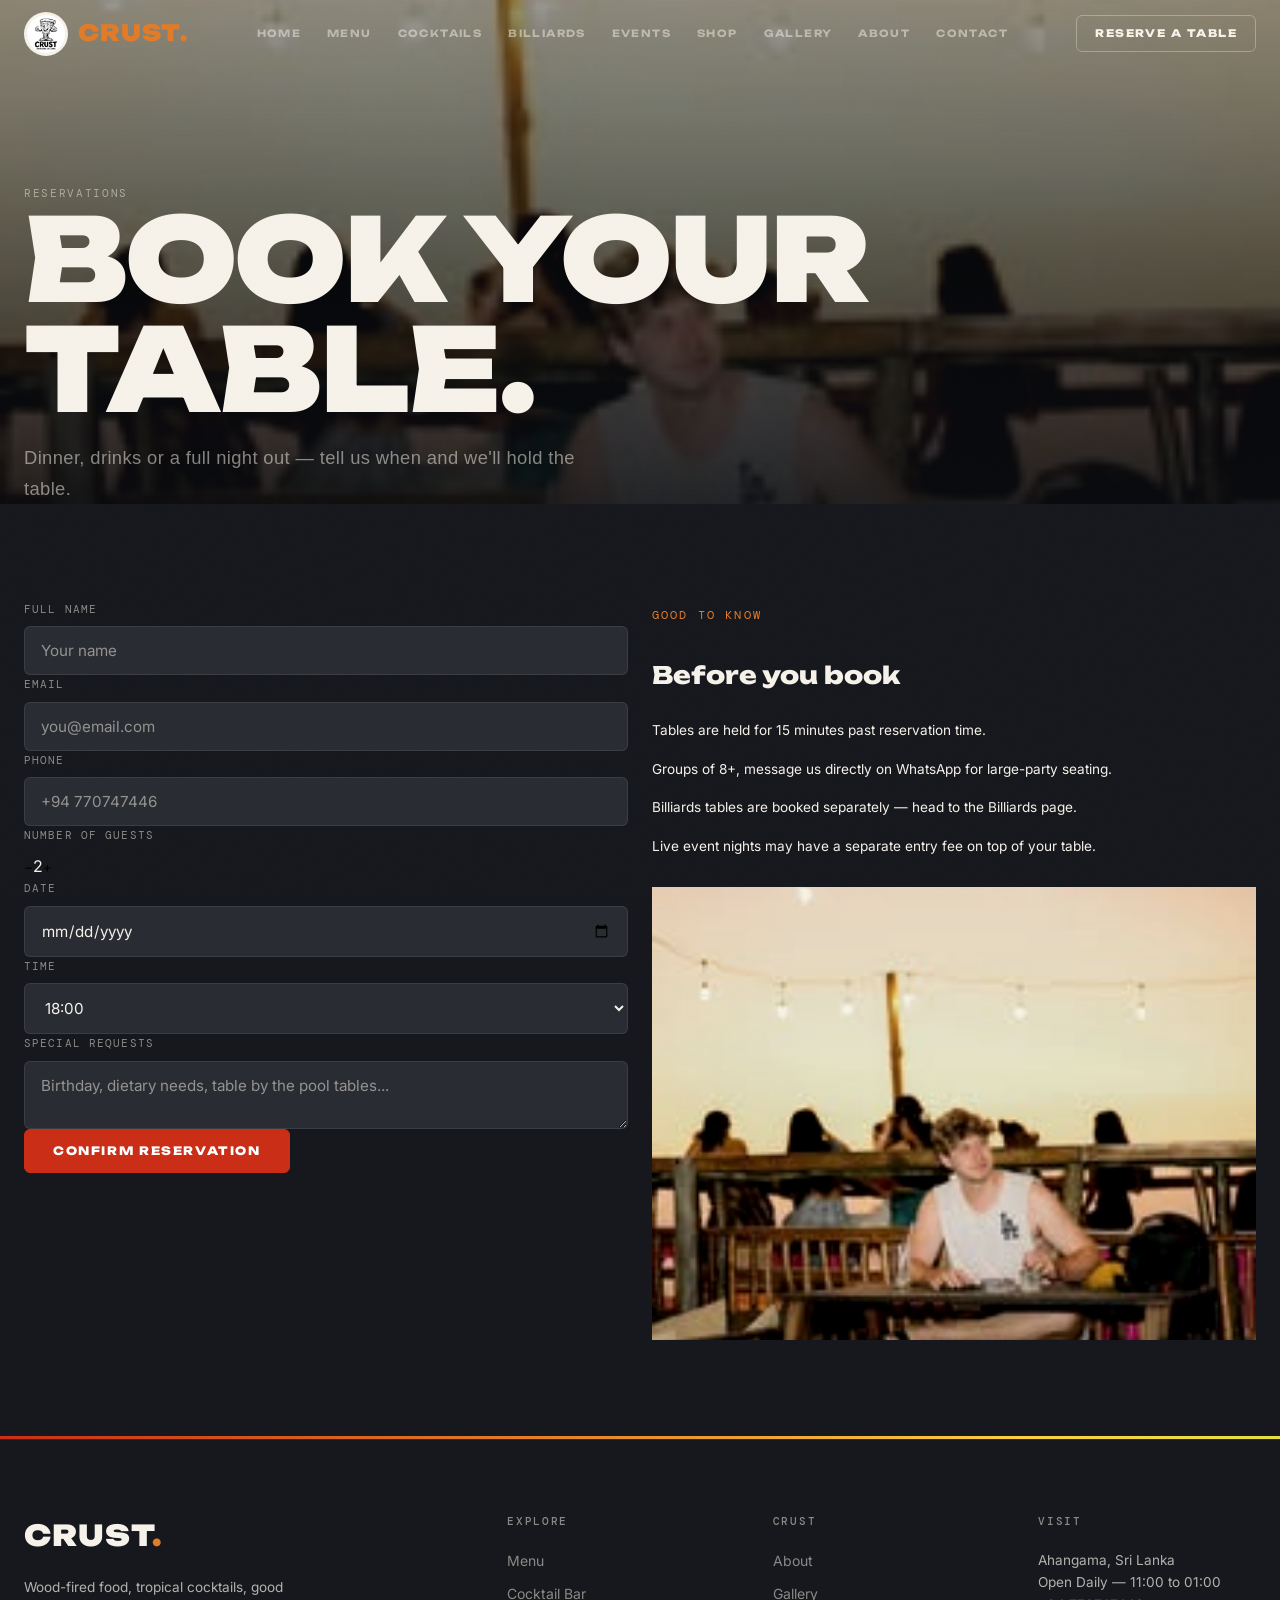
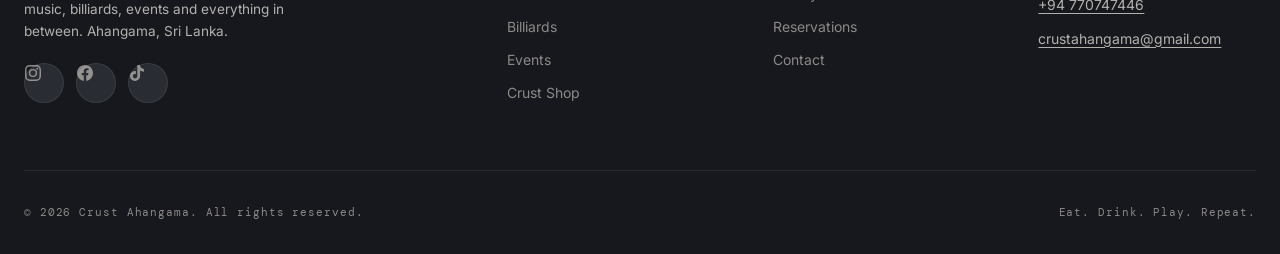
<file: reservations.html>
<!doctype html>
<html lang="en">

<head>
  <meta charset="UTF-8">
  <meta name="viewport" content="width=device-width, initial-scale=1.0">
  <title>Reservations — CRUST AHANGAMA</title>
  <meta name="description" content="Book a table at Crust Ahangama.">
  <link rel="stylesheet" href="assets/style.css">
  <link rel="stylesheet" href="assets/animations.css">

</head>

<body>
  <div class="grain"></div>

  <nav class="nav">
    <div class="container">
      <a href="index.html" class="nav-logo"><img src="assets/logo.jpg" alt="Crust Ahangama Logo"
          class="nav-logo-img"><span class="nav-logo-text">CRUST<span class="nav-logo-dot">.</span></span></a>
      <div class="nav-links">
        <a href="index.html" class="active">HOME</a>
        <a href="menu.html" class="">MENU</a>
        <a href="cocktails.html" class="">COCKTAILS</a>
        <a href="billiards.html" class="">BILLIARDS</a>
        <a href="events.html" class="">EVENTS</a>
        <a href="shop.html" class="">SHOP</a>
        <a href="gallery.html" class="">GALLERY</a>
        <a href="about.html" class="">ABOUT</a>
        <a href="contact.html" class="">CONTACT</a>
      </div>
      <div class="nav-cta">
        <a href="reservations.html" class="btn btn-outline btn-sm">RESERVE A TABLE</a>
        <button class="nav-burger" aria-label="Open menu"><span></span></button>
      </div>
    </div>
  </nav>
  <div class="mobile-drawer">
    <button class="mobile-drawer-close" aria-label="Close menu">&times;</button>
    <a href="index.html">HOME</a>
    <a href="menu.html">MENU</a>
    <a href="cocktails.html">COCKTAILS</a>
    <a href="billiards.html">BILLIARDS</a>
    <a href="events.html">EVENTS</a>
    <a href="shop.html">SHOP</a>
    <a href="gallery.html">GALLERY</a>
    <a href="about.html">ABOUT</a>
    <a href="contact.html">CONTACT</a>
    <div class="mobile-drawer-cta">
      <a href="reservations.html" class="btn btn-primary">RESERVE A TABLE</a>
      <a href="shop.html" class="btn btn-outline">CRUST SHOP</a>
    </div>
  </div>


  <header class="page-hero" style="padding-bottom:0;">
    <div class="page-hero-media"><img class="tone-photo" src="assets/vibe.jpg" alt="Table set for dinner at Crust"
        loading="lazy"></div>
    <div class="container">
      <span class="crumb">RESERVATIONS</span>
      <h1 class="display-1">BOOK YOUR<br>TABLE.</h1>
      <p class="lede" style="margin-top:20px;">Dinner, drinks or a full night out &mdash; tell us when and we'll hold
        the table.</p>
    </div>
  </header>

  <section class="section bg-charcoal">
    <div class="container grid grid-2" style="align-items:start;">
      <div class="booking-widget reveal">
        <form data-fake-submit="#reservation-confirm">
          <div class="field-row">
            <div class="field"><label>FULL NAME</label><input type="text" placeholder="Your name" required></div>
            <div class="field"><label>EMAIL</label><input type="email" placeholder="you@email.com" required></div>
          </div>
          <div class="field-row">
            <div class="field"><label>PHONE</label><input type="tel" placeholder="+94 770747446" required></div>
            <div class="field">
              <label>NUMBER OF GUESTS</label>
              <div class="stepper-group" data-min="1" data-max="20">
                <button type="button" data-action="dec">&minus;</button><span>2</span><button type="button"
                  data-action="inc">+</button>
              </div>
            </div>
          </div>
          <div class="field-row">
            <div class="field"><label>DATE</label><input type="date" required></div>
            <div class="field"><label>TIME</label><select>
                <option>18:00</option>
                <option>19:00</option>
                <option>20:00</option>
                <option>21:00</option>
                <option>22:00</option>
              </select></div>
          </div>
          <div class="field">
            <label>SPECIAL REQUESTS</label>
            <textarea placeholder="Birthday, dietary needs, table by the pool tables..."></textarea>
          </div>
          <button type="submit" class="btn btn-primary btn-block">CONFIRM RESERVATION</button>
        </form>

        <div id="reservation-confirm" class="confirm-panel" style="display:none;">
          <div class="confirm-icon">&#10003;</div>
          <h2 class="h4">Table reserved</h2>
          <p class="small opacity-70" style="margin:14px 0;">We've held a table for 2, Friday at 20:00. A confirmation
            has been sent to your email.</p>
          <div class="confirm-code">CRST-RES-0417</div>
          <div class="flex gap-16 flex-wrap" style="justify-content:center;">
            <a href="menu.html" class="btn btn-outline btn-sm">VIEW MENU</a>
            <a href="index.html" class="btn btn-primary btn-sm">BACK TO HOME</a>
          </div>
        </div>
      </div>

      <div>
        <span class="eyebrow">GOOD TO KNOW</span>
        <h2 class="display-3" style="margin:14px 0 24px;">Before you book</h2>
        <ul style="display:flex;flex-direction:column;gap:16px;">
          <li class="small opacity-90">Tables are held for 15 minutes past reservation time.</li>
          <li class="small opacity-90">Groups of 8+, message us directly on WhatsApp for large-party seating.</li>
          <li class="small opacity-90">Billiards tables are booked separately &mdash; head to the Billiards page.</li>
          <li class="small opacity-90">Live event nights may have a separate entry fee on top of your table.</li>
        </ul>
        <div class="card-media" style="aspect-ratio:4/3;margin-top:30px;"><img class="tone-photo" src="assets/vibe.jpg"
            alt="Guests enjoying dinner" loading="lazy"></div>
      </div>
    </div>
  </section>


  <div class="flame-divider"></div>
  <footer class="footer">
    <div class="container">
      <div class="footer-top">
        <div>
          <div class="footer-logo">CRUST<span style="color:var(--orange)">.</span></div>
          <p class="small opacity-70" style="max-width:32ch;">Wood-fired food, tropical cocktails, good music,
            billiards, events and everything in between. Ahangama, Sri Lanka.</p>
          <div class="social-row" style="margin-top:20px;">
            <a href="https://www.instagram.com/crust_ahangama" target="_blank" rel="noopener"
              aria-label="Instagram"><svg xmlns="http://www.w3.org/2000/svg" viewBox="0 0 24 24" fill="currentColor"
                width="16" height="16">
                <path
                  d="M12 2.163c3.204 0 3.584.012 4.85.07 3.252.148 4.771 1.691 4.919 4.919.058 1.265.069 1.645.069 4.849 0 3.205-.012 3.584-.069 4.849-.149 3.225-1.664 4.771-4.919 4.919-1.266.058-1.644.07-4.85.07-3.204 0-3.584-.012-4.849-.07-3.26-.149-4.771-1.699-4.919-4.92-.058-1.265-.07-1.644-.07-4.849 0-3.204.013-3.583.07-4.849.149-3.227 1.664-4.771 4.919-4.919 1.266-.057 1.645-.069 4.849-.069zM12 0C8.741 0 8.333.014 7.053.072 2.695.272.273 2.69.073 7.052.014 8.333 0 8.741 0 12c0 3.259.014 3.668.072 4.948.2 4.358 2.618 6.78 6.98 6.98C8.333 23.986 8.741 24 12 24c3.259 0 3.668-.014 4.948-.072 4.354-.2 6.782-2.618 6.979-6.98.059-1.28.073-1.689.073-4.948 0-3.259-.014-3.667-.072-4.947-.196-4.354-2.617-6.78-6.979-6.98C15.668.014 15.259 0 12 0zm0 5.838a6.162 6.162 0 100 12.324 6.162 6.162 0 000-12.324zM12 16a4 4 0 110-8 4 4 0 010 8zm6.406-11.845a1.44 1.44 0 100 2.881 1.44 1.44 0 000-2.881z" />
              </svg></a>
            <a href="https://www.facebook.com/share/18QSpJUFrv/?mibextid=wwXIfr" target="_blank" rel="noopener"
              aria-label="Facebook"><svg xmlns="http://www.w3.org/2000/svg" viewBox="0 0 24 24" fill="currentColor"
                width="16" height="16">
                <path
                  d="M24 12.073c0-6.627-5.373-12-12-12s-12 5.373-12 12c0 5.99 4.388 10.954 10.125 11.854v-8.385H7.078v-3.47h3.047V9.43c0-3.007 1.792-4.669 4.533-4.669 1.312 0 2.686.235 2.686.235v2.953H15.83c-1.491 0-1.956.925-1.956 1.874v2.25h3.328l-.532 3.47h-2.796v8.385C19.612 23.027 24 18.062 24 12.073z" />
              </svg></a>
            <a href="https://www.tiktok.com/@crustahangama?_r=1&amp;_t=ZS-99MN7CwQKPc" target="_blank" rel="noopener"
              aria-label="TikTok"><svg xmlns="http://www.w3.org/2000/svg" viewBox="0 0 24 24" fill="currentColor"
                width="16" height="16">
                <path
                  d="M12.525.02c1.31-.02 2.61-.01 3.91-.02.08 1.53.63 3.09 1.75 4.17 1.12 1.11 2.7 1.62 4.24 1.79v4.03c-1.44-.05-2.89-.35-4.2-.97-.57-.26-1.1-.59-1.62-.93-.01 2.92.01 5.84-.02 8.75-.08 1.4-.54 2.79-1.35 3.94-1.31 1.92-3.58 3.17-5.91 3.21-1.43.08-2.86-.31-4.08-1.03-2.02-1.19-3.44-3.37-3.65-5.71-.02-.5-.03-1-.01-1.49.18-1.9 1.12-3.72 2.58-4.96 1.66-1.44 3.98-2.13 6.15-1.72.02 1.48-.04 2.96-.04 4.44-.99-.32-2.15-.23-3.02.37-.63.41-1.11 1.04-1.36 1.75-.21.51-.15 1.07-.14 1.61.24 1.64 1.82 3.02 3.5 2.87 1.12-.01 2.19-.66 2.77-1.61.19-.33.4-.67.41-1.06.1-1.79.06-3.57.07-5.36.01-4.03-.01-8.05.02-12.07z" />
              </svg></a>
          </div>
        </div>
        <div>
          <h4>EXPLORE</h4>
          <a href="menu.html">Menu</a>
          <a href="cocktails.html">Cocktail Bar</a>
          <a href="billiards.html">Billiards</a>
          <a href="events.html">Events</a>
          <a href="shop.html">Crust Shop</a>
        </div>
        <div>
          <h4>CRUST</h4>
          <a href="about.html">About</a>
          <a href="gallery.html">Gallery</a>
          <a href="reservations.html">Reservations</a>
          <a href="contact.html">Contact</a>
        </div>
        <div>
          <h4>VISIT</h4>
          <p class="small opacity-70">Ahangama, Sri Lanka</p>
          <p class="small opacity-70">Open Daily &mdash; 11:00 to 01:00</p>
          <p class="small opacity-70"><a href="tel:+94770747446"
              style="color:inherit;text-decoration:underline;text-underline-offset:3px;">+94 770747446</a></p>
          <p class="small opacity-70"><a href="mailto:crustahangama@gmail.com"
              style="color:inherit;text-decoration:underline;text-underline-offset:3px;">crustahangama@gmail.com</a></p>
        </div>
      </div>
      <div class="footer-bottom">
        <span>&copy; 2026 Crust Ahangama. All rights reserved.</span>
        <span>Eat. Drink. Play. Repeat.</span>
      </div>
    </div>
  </footer>

  <script src="assets/main.js"></script>
</body>

</html>
</file>
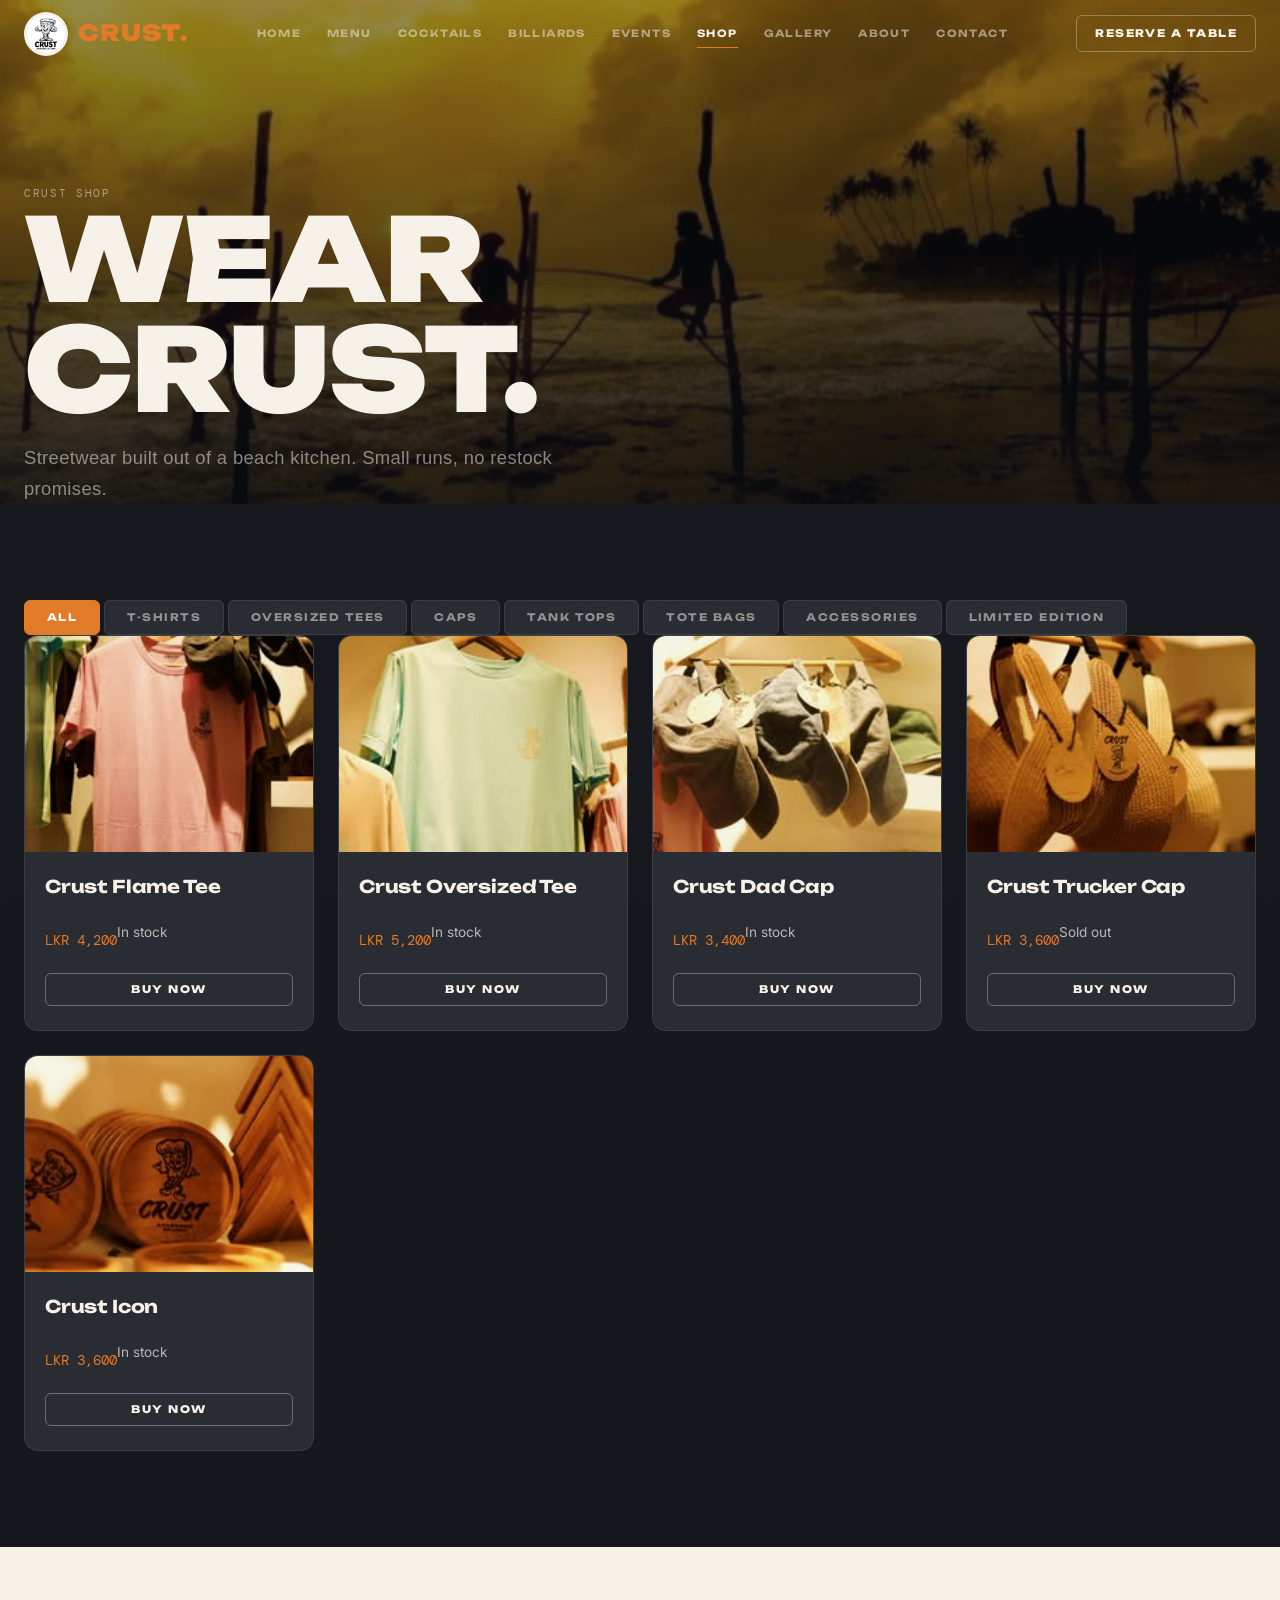
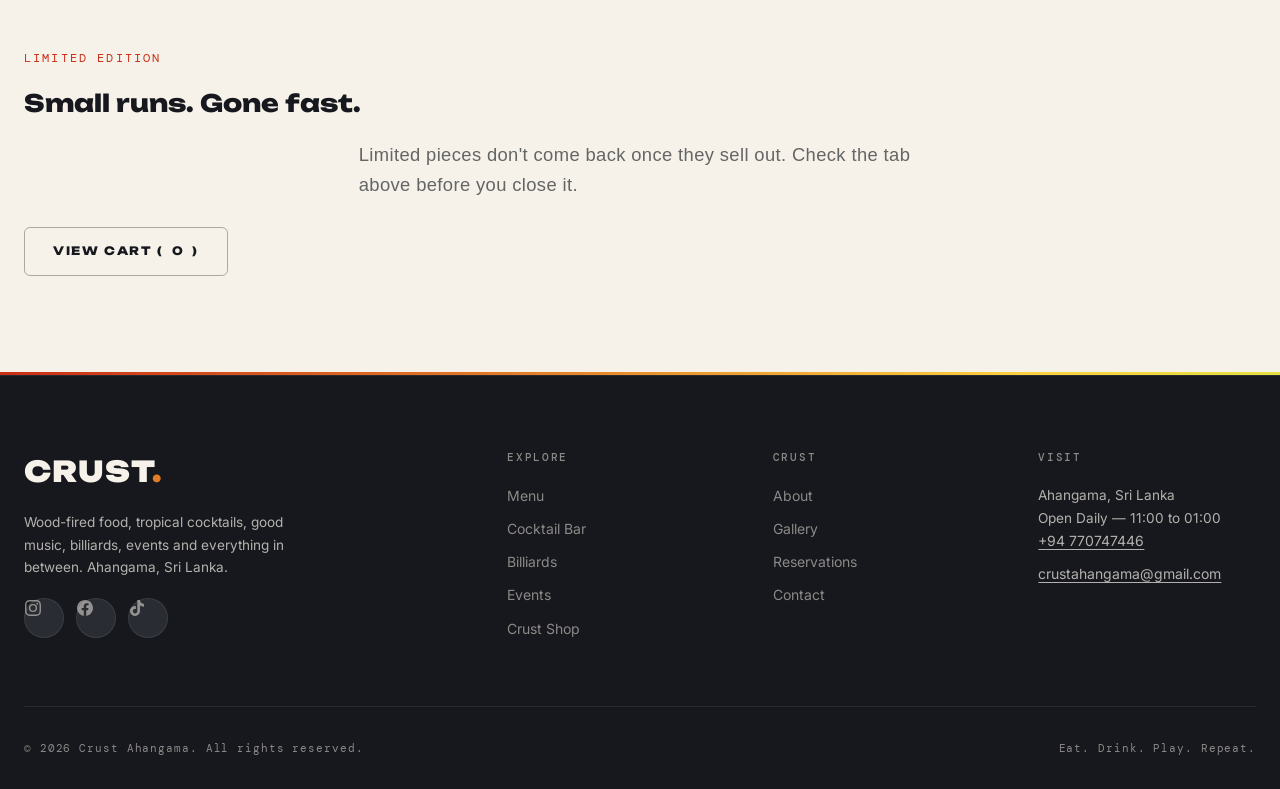
<file: shop.html>
<!doctype html>
<html lang="en">

<head>
  <meta charset="UTF-8">
  <meta name="viewport" content="width=device-width, initial-scale=1.0">
  <title>Crust Shop — CRUST AHANGAMA</title>
  <meta name="description" content="Streetwear and lifestyle merchandise from Crust Ahangama.">
  <link rel="stylesheet" href="assets/style.css">
  <link rel="stylesheet" href="assets/animations.css">

</head>

<body>
  <div class="grain"></div>

  <nav class="nav">
    <div class="container">
      <a href="index.html" class="nav-logo"><img src="assets/logo.jpg" alt="Crust Ahangama Logo"
          class="nav-logo-img"><span class="nav-logo-text">CRUST<span class="nav-logo-dot">.</span></span></a>
      <div class="nav-links">
        <a href="index.html" class="">HOME</a>
        <a href="menu.html" class="">MENU</a>
        <a href="cocktails.html" class="">COCKTAILS</a>
        <a href="billiards.html" class="">BILLIARDS</a>
        <a href="events.html" class="">EVENTS</a>
        <a href="shop.html" class="active">SHOP</a>
        <a href="gallery.html" class="">GALLERY</a>
        <a href="about.html" class="">ABOUT</a>
        <a href="contact.html" class="">CONTACT</a>
      </div>
      <div class="nav-cta">
        <a href="reservations.html" class="btn btn-outline btn-sm">RESERVE A TABLE</a>
        <button class="nav-burger" aria-label="Open menu"><span></span></button>
      </div>
    </div>
  </nav>
  <div class="mobile-drawer">
    <button class="mobile-drawer-close" aria-label="Close menu">&times;</button>
    <a href="index.html">HOME</a>
    <a href="menu.html">MENU</a>
    <a href="cocktails.html">COCKTAILS</a>
    <a href="billiards.html">BILLIARDS</a>
    <a href="events.html">EVENTS</a>
    <a href="shop.html">SHOP</a>
    <a href="gallery.html">GALLERY</a>
    <a href="about.html">ABOUT</a>
    <a href="contact.html">CONTACT</a>
    <div class="mobile-drawer-cta">
      <a href="reservations.html" class="btn btn-primary">RESERVE A TABLE</a>
      <a href="shop.html" class="btn btn-outline">CRUST SHOP</a>
    </div>
  </div>


  <header class="page-hero">
    <div class="page-hero-media"><img class="tone-photo" src="assets/ahangama2.jfif" alt="Crust streetwear flat lay"
        loading="lazy"></div>
    <div class="container">
      <span class="crumb">CRUST SHOP</span>
      <h1 class="display-1">WEAR<br>CRUST.</h1>
      <p class="lede" style="margin-top:20px;">Streetwear built out of a beach kitchen. Small runs, no restock promises.
      </p>
    </div>
  </header>

  <section class="section bg-charcoal">
    <div class="container">
      <div class="tabbar" data-tabs="shop"><button class="tab-btn active" data-tab="all"><span>ALL</span></button>
        <button class="tab-btn" data-tab="tee"><span>T-SHIRTS</span></button>
        <button class="tab-btn" data-tab="oversized"><span>OVERSIZED TEES</span></button>
        <button class="tab-btn" data-tab="caps"><span>CAPS</span></button>
        <button class="tab-btn" data-tab="tank"><span>TANK TOPS</span></button>
        <button class="tab-btn" data-tab="tote"><span>TOTE BAGS</span></button>
        <button class="tab-btn" data-tab="acc"><span>ACCESSORIES</span></button>
        <button class="tab-btn" data-tab="limited"><span>LIMITED EDITION</span></button>
      </div>
      <div class="grid grid-4" data-panel-group="shop">

        <a href="product.html" class="product-card reveal" data-panel="tee" style="display:block;">
          <div class="card-media"><img class="tone-photo" src="assets/tshirt.jfif" alt="Crust Flame Tee" loading="lazy">
          </div>
          <div class="card-body">
            <h3 class="h4">Crust Flame Tee</h3>
            <div class="swatch-row"><span class="swatch" style="background:#c8321c"></span><span class="swatch"
                style="background:#171310"></span><span class="swatch" style="background:#f4ecdc"></span></div>
            <div class="flex justify-between items-center" style="margin-top:8px;">
              <span class="price-tag">LKR 4,200</span>
              <span class="small opacity-70"><span class="stock-dot stock-in"></span>In stock</span>
            </div>
            <button class="btn btn-sm btn-outline btn-block" style="margin-top:14px;" onclick="event.preventDefault()"
              data-add-to-cart>BUY NOW</button>
          </div>
        </a>
        <a href="product.html" class="product-card reveal" data-panel="tee" style="display:block;">
          <div class="card-media"><img class="tone-photo" src="assets/tshirt1.jfif" alt="Crust Oversized Tee"
              loading="lazy"></div>
          <div class="card-body">
            <h3 class="h4">Crust Oversized Tee</h3>
            <div class="swatch-row"><span class="swatch" style="background:#c8321c"></span><span class="swatch"
                style="background:#171310"></span><span class="swatch" style="background:#f4ecdc"></span></div>
            <div class="flex justify-between items-center" style="margin-top:8px;">
              <span class="price-tag">LKR 5,200</span>
              <span class="small opacity-70"><span class="stock-dot stock-in"></span>In stock</span>
            </div>
            <button class="btn btn-sm btn-outline btn-block" style="margin-top:14px;" onclick="event.preventDefault()"
              data-add-to-cart>BUY NOW</button>
          </div>
        </a>

        <a href="product.html" class="product-card reveal" data-panel="caps" style="display:block;">
          <div class="card-media"><img class="tone-photo" src="assets/cap.jfif" alt="Crust Dad Cap" loading="lazy">
          </div>
          <div class="card-body">
            <h3 class="h4">Crust Dad Cap</h3>
            <div class="swatch-row"><span class="swatch" style="background:#c8321c"></span><span class="swatch"
                style="background:#171310"></span><span class="swatch" style="background:#f4ecdc"></span></div>
            <div class="flex justify-between items-center" style="margin-top:8px;">
              <span class="price-tag">LKR 3,400</span>
              <span class="small opacity-70"><span class="stock-dot stock-in"></span>In stock</span>
            </div>
            <button class="btn btn-sm btn-outline btn-block" style="margin-top:14px;" onclick="event.preventDefault()"
              data-add-to-cart>BUY NOW</button>
          </div>
        </a>
        <a href="product.html" class="product-card reveal" data-panel="caps" style="display:block;">
          <div class="card-media"><img class="tone-photo" src="assets/cap1.jfif" alt="Crust Trucker Cap" loading="lazy">
          </div>
          <div class="card-body">
            <h3 class="h4">Crust Trucker Cap</h3>
            <div class="swatch-row"><span class="swatch" style="background:#c8321c"></span><span class="swatch"
                style="background:#171310"></span><span class="swatch" style="background:#f4ecdc"></span></div>
            <div class="flex justify-between items-center" style="margin-top:8px;">
              <span class="price-tag">LKR 3,600</span>
              <span class="small opacity-70"><span class="stock-dot stock-out"></span>Sold out</span>
            </div>
            <button class="btn btn-sm btn-outline btn-block" style="margin-top:14px;" onclick="event.preventDefault()"
              data-add-to-cart disabled>BUY NOW</button>
          </div>
        </a>
        <a href="product.html" class="product-card reveal" data-panel="tank" style="display:block;">
          <div class="card-media"><img class="tone-photo" src="assets/shopicon.jfif" alt="Crust Tank — Charcoal"
              loading="lazy"></div>
          <div class="card-body">
            <h3 class="h4">Crust Icon</h3>
            <div class="swatch-row"><span class="swatch" style="background:#c8321c"></span><span class="swatch"
                style="background:#171310"></span><span class="swatch" style="background:#f4ecdc"></span></div>
            <div class="flex justify-between items-center" style="margin-top:8px;">
              <span class="price-tag">LKR 3,600</span>
              <span class="small opacity-70"><span class="stock-dot stock-in"></span>In stock</span>
            </div>
            <button class="btn btn-sm btn-outline btn-block" style="margin-top:14px;" onclick="event.preventDefault()"
              data-add-to-cart>BUY NOW</button>
          </div>
        </a>
      </div>
    </div>
  </section>

  <section class="section bg-cream text-center">
    <div class="container">
      <span class="eyebrow">LIMITED EDITION</span>
      <h2 class="display-3" style="margin-bottom:16px;">Small runs. Gone fast.</h2>
      <p class="lede" style="margin:0 auto 26px;">Limited pieces don't come back once they sell out. Check the tab above
        before you close it.</p>
      <a href="cart.html" class="btn btn-outline-dark">VIEW CART (<span class="cart-count">0</span>)</a>
    </div>
  </section>


  <div class="flame-divider"></div>
  <footer class="footer">
    <div class="container">
      <div class="footer-top">
        <div>
          <div class="footer-logo">CRUST<span style="color:var(--orange)">.</span></div>
          <p class="small opacity-70" style="max-width:32ch;">Wood-fired food, tropical cocktails, good music,
            billiards, events and everything in between. Ahangama, Sri Lanka.</p>
          <div class="social-row" style="margin-top:20px;">
            <a href="https://www.instagram.com/crust_ahangama" target="_blank" rel="noopener"
              aria-label="Instagram"><svg xmlns="http://www.w3.org/2000/svg" viewBox="0 0 24 24" fill="currentColor"
                width="16" height="16">
                <path
                  d="M12 2.163c3.204 0 3.584.012 4.85.07 3.252.148 4.771 1.691 4.919 4.919.058 1.265.069 1.645.069 4.849 0 3.205-.012 3.584-.069 4.849-.149 3.225-1.664 4.771-4.919 4.919-1.266.058-1.644.07-4.85.07-3.204 0-3.584-.012-4.849-.07-3.26-.149-4.771-1.699-4.919-4.92-.058-1.265-.07-1.644-.07-4.849 0-3.204.013-3.583.07-4.849.149-3.227 1.664-4.771 4.919-4.919 1.266-.057 1.645-.069 4.849-.069zM12 0C8.741 0 8.333.014 7.053.072 2.695.272.273 2.69.073 7.052.014 8.333 0 8.741 0 12c0 3.259.014 3.668.072 4.948.2 4.358 2.618 6.78 6.98 6.98C8.333 23.986 8.741 24 12 24c3.259 0 3.668-.014 4.948-.072 4.354-.2 6.782-2.618 6.979-6.98.059-1.28.073-1.689.073-4.948 0-3.259-.014-3.667-.072-4.947-.196-4.354-2.617-6.78-6.979-6.98C15.668.014 15.259 0 12 0zm0 5.838a6.162 6.162 0 100 12.324 6.162 6.162 0 000-12.324zM12 16a4 4 0 110-8 4 4 0 010 8zm6.406-11.845a1.44 1.44 0 100 2.881 1.44 1.44 0 000-2.881z" />
              </svg></a>
            <a href="https://www.facebook.com/share/18QSpJUFrv/?mibextid=wwXIfr" target="_blank" rel="noopener"
              aria-label="Facebook"><svg xmlns="http://www.w3.org/2000/svg" viewBox="0 0 24 24" fill="currentColor"
                width="16" height="16">
                <path
                  d="M24 12.073c0-6.627-5.373-12-12-12s-12 5.373-12 12c0 5.99 4.388 10.954 10.125 11.854v-8.385H7.078v-3.47h3.047V9.43c0-3.007 1.792-4.669 4.533-4.669 1.312 0 2.686.235 2.686.235v2.953H15.83c-1.491 0-1.956.925-1.956 1.874v2.25h3.328l-.532 3.47h-2.796v8.385C19.612 23.027 24 18.062 24 12.073z" />
              </svg></a>
            <a href="https://www.tiktok.com/@crustahangama?_r=1&amp;_t=ZS-99MN7CwQKPc" target="_blank" rel="noopener"
              aria-label="TikTok"><svg xmlns="http://www.w3.org/2000/svg" viewBox="0 0 24 24" fill="currentColor"
                width="16" height="16">
                <path
                  d="M12.525.02c1.31-.02 2.61-.01 3.91-.02.08 1.53.63 3.09 1.75 4.17 1.12 1.11 2.7 1.62 4.24 1.79v4.03c-1.44-.05-2.89-.35-4.2-.97-.57-.26-1.1-.59-1.62-.93-.01 2.92.01 5.84-.02 8.75-.08 1.4-.54 2.79-1.35 3.94-1.31 1.92-3.58 3.17-5.91 3.21-1.43.08-2.86-.31-4.08-1.03-2.02-1.19-3.44-3.37-3.65-5.71-.02-.5-.03-1-.01-1.49.18-1.9 1.12-3.72 2.58-4.96 1.66-1.44 3.98-2.13 6.15-1.72.02 1.48-.04 2.96-.04 4.44-.99-.32-2.15-.23-3.02.37-.63.41-1.11 1.04-1.36 1.75-.21.51-.15 1.07-.14 1.61.24 1.64 1.82 3.02 3.5 2.87 1.12-.01 2.19-.66 2.77-1.61.19-.33.4-.67.41-1.06.1-1.79.06-3.57.07-5.36.01-4.03-.01-8.05.02-12.07z" />
              </svg></a>
          </div>
        </div>
        <div>
          <h4>EXPLORE</h4>
          <a href="menu.html">Menu</a>
          <a href="cocktails.html">Cocktail Bar</a>
          <a href="billiards.html">Billiards</a>
          <a href="events.html">Events</a>
          <a href="shop.html">Crust Shop</a>
        </div>
        <div>
          <h4>CRUST</h4>
          <a href="about.html">About</a>
          <a href="gallery.html">Gallery</a>
          <a href="reservations.html">Reservations</a>
          <a href="contact.html">Contact</a>
        </div>
        <div>
          <h4>VISIT</h4>
          <p class="small opacity-70">Ahangama, Sri Lanka</p>
          <p class="small opacity-70">Open Daily &mdash; 11:00 to 01:00</p>
          <p class="small opacity-70"><a href="tel:+94770747446"
              style="color:inherit;text-decoration:underline;text-underline-offset:3px;">+94 770747446</a></p>
          <p class="small opacity-70"><a href="mailto:crustahangama@gmail.com"
              style="color:inherit;text-decoration:underline;text-underline-offset:3px;">crustahangama@gmail.com</a></p>
        </div>
      </div>
      <div class="footer-bottom">
        <span>&copy; 2026 Crust Ahangama. All rights reserved.</span>
        <span>Eat. Drink. Play. Repeat.</span>
      </div>
    </div>
  </footer>

  <script src="assets/main.js"></script>
</body>

</html>
</file>
<file: assets/style.css>
﻿/* =========================================================
   CRUST AHANGAMA — MAIN STYLESHEET
   ========================================================= */

/* ---------- Google Fonts ---------- */
@import url('https://fonts.googleapis.com/css2?family=Unbounded:wght@400;700;800;900&family=Inter:wght@300;400;500;600&family=DM+Mono:wght@400;500&display=swap');

/* ---------- Fontshare ---------- */
@import url('https://api.fontshare.com/v2/css?f[]=boxing@1&display=swap');

/* ---------- Design Tokens ---------- */
:root {
  /* Brand Colours */
  --red:        hsl(8, 80%, 44%);
  --orange:     hsl(27, 76%, 52%);
  --yellow:     hsl(46, 96%, 62%);
  --lime:       hsl(72, 85%, 60%);
  --cream:      hsl(40, 40%, 94%);
  --charcoal:   hsl(220, 14%, 10%);
  --charcoal-2: hsl(220, 12%, 14%);
  --charcoal-3: hsl(220, 10%, 18%);
  --white:      #ffffff;

  /* Semantic */
  --bg:           var(--charcoal);
  --surface:      var(--charcoal-2);
  --surface-2:    var(--charcoal-3);
  --text:         var(--cream);
  --text-muted:   hsla(40, 30%, 90%, 0.55);
  --line-dark:    rgba(255,255,255,.08);
  --line-light:   rgba(255,255,255,.14);
  --accent:       var(--orange);

  /* Typography */
  --font-display: 'Unbounded', sans-serif;
  --font-body:    'Inter', sans-serif;
  --font-mono:    'DM Mono', monospace;
  --font-lede:    'Boxing', 'Arial Black', sans-serif;

  /* Spacing */
  --space-xs:  8px;
  --space-sm:  16px;
  --space-md:  32px;
  --space-lg:  64px;
  --space-xl:  96px;
  --space-2xl: 128px;

  /* Layout */
  --max-w: 1280px;
  --radius: 6px;
  --radius-lg: 14px;

  /* Nav */
  --nav-h: 68px;
}

/* ---------- Reset & Base ---------- */
*, *::before, *::after { box-sizing: border-box; margin: 0; padding: 0; }

html { scroll-behavior: smooth; font-size: 16px; }

body {
  font-family: var(--font-body);
  background: var(--charcoal);
  color: var(--cream);
  line-height: 1.65;
  -webkit-font-smoothing: antialiased;
  min-height: 100vh;
}

img { display: block; width: 100%; height: 100%; object-fit: cover; }
a { color: inherit; text-decoration: none; }
ul, ol { list-style: none; }
button { font-family: inherit; cursor: pointer; border: none; background: none; }

/* ---------- Grain overlay ---------- */
.grain {
  position: fixed; inset: 0; z-index: 9999;
  pointer-events: none;
  background-image: url("data:image/svg+xml,%3Csvg xmlns='http://www.w3.org/2000/svg' width='300' height='300'%3E%3Cfilter id='n'%3E%3CfeTurbulence type='fractalNoise' baseFrequency='.75' numOctaves='4' stitchTiles='stitch'/%3E%3C/filter%3E%3Crect width='300' height='300' filter='url(%23n)' opacity='.04'/%3E%3C/svg%3E");
  opacity: .35;
}

/* ---------- Typography Scale ---------- */
.display-1 {
  font-family: var(--font-display);
  font-size: clamp(3rem, 9vw, 8.5rem);
  font-weight: 900;
  line-height: .95;
  letter-spacing: -.02em;
  text-transform: uppercase;
}
.display-2 {
  font-family: var(--font-display);
  font-size: clamp(2rem, 5vw, 3.8rem);
  font-weight: 800;
  line-height: 1.05;
  letter-spacing: -.02em;
  text-transform: uppercase;
}
h1,h2,h3,h4,h5,h6 { font-family: var(--font-display); font-weight: 800; }
h3 { font-size: 1.3rem; letter-spacing: -.01em; }
.h4  { font-size: 1.1rem; font-family: var(--font-display); font-weight: 700; }
.lede {
  font-family: var(--font-lede);
  font-size: clamp(0.95rem, 1.5vw, 1.15rem);
  font-weight: 400;
  line-height: 1.65;
  letter-spacing: 0.02em;
  color: var(--text-muted);
  max-width: 55ch;
  text-transform: none;
}
.small { font-size: .85rem; }
.eyebrow {
  display: inline-block;
  font-family: var(--font-mono);
  font-size: .75rem;
  letter-spacing: .18em;
  text-transform: uppercase;
  color: var(--orange);
  margin-bottom: 16px;
}
.mono-tag {
  font-family: var(--font-mono);
  font-size: .75rem;
  letter-spacing: .1em;
  text-transform: uppercase;
  color: var(--text-muted);
}
.price-tag {
  display: inline-block;
  font-family: var(--font-mono);
  font-size: .9rem;
  color: var(--orange);
  margin-top: 8px;
}

/* ---------- Utilities ---------- */
.opacity-70 { opacity: .7; }
.flex { display: flex; }
.gap-16 { gap: 16px; }
.flex-wrap { flex-wrap: wrap; }
.container {
  width: 100%;
  max-width: var(--max-w);
  margin-inline: auto;
  padding-inline: 24px;
}

/* ---------- Backgrounds ---------- */
.bg-charcoal   { background: var(--charcoal); }
.bg-charcoal-2 { background: var(--charcoal-2); }
.bg-cream      { background: var(--cream); color: var(--charcoal); }
.bg-cream .lede { color: hsla(220,14%,10%,.65); }
.bg-cream .eyebrow { color: var(--red); }

/* ---------- Sections ---------- */
.section { padding-block: var(--space-xl); }
.section-head {
  display: flex;
  justify-content: space-between;
  align-items: flex-end;
  gap: 24px;
  margin-bottom: var(--space-lg);
  flex-wrap: wrap;
}

/* ---------- Grids ---------- */
.grid { display: grid; gap: 24px; }
.grid-2 { grid-template-columns: repeat(2, 1fr); }
.grid-3 { grid-template-columns: repeat(3, 1fr); }
.grid-4 { grid-template-columns: repeat(4, 1fr); }
.grid-5 { grid-template-columns: repeat(5, 1fr); }

/* ---------- Buttons ---------- */
.btn {
  display: inline-flex;
  align-items: center;
  justify-content: center;
  gap: 8px;
  padding: 14px 28px;
  border-radius: var(--radius);
  font-family: var(--font-display);
  font-size: .72rem;
  font-weight: 800;
  letter-spacing: .14em;
  text-transform: uppercase;
  white-space: nowrap;
  cursor: pointer;
  border: 1.5px solid transparent;
  transition: background .3s ease, color .3s ease, border-color .3s ease;
}
.btn-sm { padding: 9px 18px; font-size: .65rem; }
.btn-primary { background: var(--red); color: #fff; border-color: var(--red); }
.btn-primary:hover { background: hsl(8,80%,38%); border-color: hsl(8,80%,38%); }
.btn-outline { background: transparent; color: var(--cream); border-color: rgba(255,255,255,.3); }
.btn-outline:hover { border-color: var(--cream); background: rgba(255,255,255,.06); }
.btn-outline-dark { background: transparent; color: var(--charcoal); border-color: rgba(0,0,0,.3); }
.btn-outline-dark:hover { border-color: var(--charcoal); background: rgba(0,0,0,.06); }
.btn-lime { background: var(--lime); color: var(--charcoal); border-color: var(--lime); }
.btn-lime:hover { background: hsl(72,85%,52%); }

/* ---------- Navigation ---------- */
.nav {
  position: fixed; top: 0; left: 0; right: 0;
  z-index: 1000;
  height: var(--nav-h);
  display: flex;
  align-items: center;
  background: rgba(15, 17, 22, 0);
  border-bottom: 1px solid transparent;
  transition: background .4s ease, border-color .4s ease;
}
.nav.scrolled {
  background: rgba(15, 17, 22, 0.95);
  border-color: var(--line-dark);
  backdrop-filter: blur(14px);
}
.nav .container {
  display: flex;
  align-items: center;
  justify-content: space-between;
  height: 100%;
}
.nav-logo {
  display: flex;
  align-items: center;
  gap: 10px;
  color: var(--cream);
  flex-shrink: 0;
  text-decoration: none;
}
.nav-logo-img {
  width: 44px;
  height: 44px;
  object-fit: contain;
  border-radius: 50%;
  background: var(--cream);
  padding: 3px;
  flex-shrink: 0;
  filter: none;
}
.nav-logo-text {
  font-family: var(--font-display);
  font-size: 1.4rem;
  font-weight: 900;
  letter-spacing: .04em;
  color: var(--cream);
}
.nav-logo-dot { color: var(--orange); }
.nav-links {
  display: flex;
  gap: 2px;
  align-items: center;
}
.nav-links a {
  font-family: var(--font-display);
  font-size: .62rem;
  font-weight: 700;
  letter-spacing: .14em;
  text-transform: uppercase;
  padding: 8px 12px;
  color: var(--text-muted);
  position: relative;
  transition: color .25s ease;
}
.nav-links a::after {
  content: '';
  position: absolute;
  bottom: 2px;
  left: 12px;
  right: 12px;
  height: 1px;
  background: var(--orange);
  width: 0;
  transition: width .3s ease;
}
.nav-links a:hover, .nav-links a.active { color: var(--cream); }
.nav-links a:hover::after, .nav-links a.active::after { width: calc(100% - 24px); }
.nav-cta { display: flex; align-items: center; gap: 14px; }
.nav-burger { display: none; flex-direction: column; gap: 5px; padding: 8px; }
.nav-burger span, .nav-burger::before, .nav-burger::after {
  display: block; width: 22px; height: 1.5px;
  background: var(--cream);
  border-radius: 2px;
  transition: transform .3s ease, opacity .3s ease;
}

/* ---------- Mobile Drawer ---------- */
.mobile-drawer {
  position: fixed; top: 0; right: 0; bottom: 0;
  width: min(340px, 90vw);
  background: var(--charcoal-2);
  z-index: 2000;
  display: flex;
  flex-direction: column;
  padding: 32px 28px;
  gap: 4px;
  transform: translateX(100%);
  border-left: 1px solid var(--line-dark);
}
.mobile-drawer.open { transform: translateX(0); }
.mobile-drawer-close {
  align-self: flex-end;
  font-size: 1.6rem;
  color: var(--text-muted);
  line-height: 1;
  margin-bottom: 24px;
  transition: color .2s;
}
.mobile-drawer-close:hover { color: var(--cream); }
.mobile-drawer a {
  font-family: var(--font-display);
  font-size: .8rem;
  font-weight: 700;
  letter-spacing: .14em;
  text-transform: uppercase;
  padding: 12px 0;
  border-bottom: 1px solid var(--line-dark);
  color: var(--text-muted);
}
.mobile-drawer a:hover { color: var(--orange); }
.mobile-drawer-cta { display: flex; flex-direction: column; gap: 10px; margin-top: 28px; }

/* ---------- Hero ---------- */
.hero {
  position: relative;
  min-height: 100svh;
  display: flex;
  align-items: flex-end;
  overflow: hidden;
}
.hero-media {
  position: absolute; inset: 0;
}
.hero-media::after {
  content: '';
  position: absolute; inset: 0;
  background: linear-gradient(
    to bottom,
    rgba(10,12,16,.3) 0%,
    rgba(10,12,16,.05) 30%,
    rgba(10,12,16,.6) 70%,
    rgba(10,12,16,.95) 100%
  );
}
.hero-media img {
  width: 100%; height: 100%;
  object-fit: cover;
  object-position: center;
}

.hero-inner {
  position: relative;
  z-index: 2;
  padding-bottom: 80px;
}
.hero .mono-tag { margin-bottom: 20px; color: var(--text-muted); }
.hero .display-1 { color: var(--cream); margin-bottom: 24px; }
.hero-tagline {
  display: flex; gap: 14px; flex-wrap: wrap;
  font-family: var(--font-display);
  font-size: clamp(.9rem, 1.8vw, 1.4rem);
  font-weight: 800;
  letter-spacing: .1em;
  text-transform: uppercase;
  color: var(--orange);
  margin-bottom: 24px;
}
.hero .lede { margin-bottom: 36px; color: rgba(240,232,218,.85); font-size: clamp(1rem, 1.7vw, 1.25rem); letter-spacing: 0.025em; }
.hero-actions { display: flex; gap: 14px; flex-wrap: wrap; }
.scroll-cue {
  position: absolute;
  bottom: 28px;
  left: 50%;
  transform: translateX(-50%);
  z-index: 2;
  font-family: var(--font-mono);
  font-size: .65rem;
  letter-spacing: .2em;
  text-transform: uppercase;
  color: var(--text-muted);
  display: flex; align-items: center; gap: 10px;
  opacity: .7;
}
.scroll-cue .dot {
  width: 6px; height: 6px;
  border-radius: 50%;
  background: var(--orange);
  display: block;
  animation: dotBounce 1.4s ease-in-out infinite;
}
@keyframes dotBounce {
  0%,100% { transform: translateY(0); }
  50%       { transform: translateY(-6px); }
}

/* ---------- Experience Cards ---------- */
.exp-card {
  display: flex;
  flex-direction: column;
  border-radius: var(--radius-lg);
  overflow: hidden;
  background: var(--charcoal-3);
  border: 1px solid var(--line-dark);
  cursor: pointer;
}
.exp-card img { height: 280px; flex-shrink: 0; }
.exp-card-body {
  padding: 22px 20px 24px;
  display: flex;
  flex-direction: column;
  flex: 1;
}
.exp-card-num {
  font-family: var(--font-mono);
  font-size: .65rem;
  letter-spacing: .18em;
  text-transform: uppercase;
  color: var(--orange);
  margin-bottom: 10px;
}
.exp-card-body h3 { font-size: 1.05rem; margin-bottom: 8px; }
.exp-card-body p { font-size: .85rem; color: var(--text-muted); flex: 1; line-height: 1.55; }
.exp-card-link {
  font-family: var(--font-display);
  font-size: .62rem;
  font-weight: 800;
  letter-spacing: .14em;
  text-transform: uppercase;
  color: var(--orange);
  margin-top: 16px;
  display: inline-block;
}

/* ---------- Cards ---------- */
.card {
  border-radius: var(--radius-lg);
  overflow: hidden;
  background: var(--charcoal-3);
  border: 1px solid var(--line-dark);
  display: flex;
  flex-direction: column;
}
.card-media {
  position: relative;
  overflow: hidden;
  aspect-ratio: 4/3;
}
.card-media img { height: 100%; }
.card-body { padding: 20px 20px 24px; display: flex; flex-direction: column; gap: 6px; }

/* ---------- Badges ---------- */
.badge {
  display: inline-flex;
  align-items: center;
  padding: 5px 10px;
  border-radius: 4px;
  font-family: var(--font-mono);
  font-size: .6rem;
  font-weight: 500;
  letter-spacing: .1em;
  text-transform: uppercase;
}
.badge-solid { background: var(--orange); color: #fff; }
.badge-outline { border: 1px solid currentColor; }

/* ---------- Flame Divider ---------- */
.flame-divider {
  height: 3px;
  background: linear-gradient(90deg, var(--red), var(--orange), var(--yellow), var(--lime), var(--orange), var(--red));
}
.rule {
  height: 2px;
  background: linear-gradient(90deg, var(--red), var(--orange), var(--yellow), var(--lime), var(--orange), var(--red));
  border: none;
  margin: 48px 0;
}

/* ---------- Story Split ---------- */
.story-split {
  display: grid;
  grid-template-columns: 1fr 1fr;
  min-height: 560px;
}
.story-media { overflow: hidden; }
.story-media img { height: 100%; object-fit: cover; }
.story-text {
  display: flex;
  flex-direction: column;
  justify-content: center;
  padding: 64px 56px;
  gap: 20px;
}

/* ---------- Masonry Gallery ---------- */
.masonry {
  columns: 4;
  column-gap: 14px;
}
.masonry figure {
  break-inside: avoid;
  margin-bottom: 14px;
  border-radius: var(--radius);
  overflow: hidden;
  position: relative;
  cursor: pointer;
}
.masonry figure img { width: 100%; height: auto; display: block; object-fit: cover; }
.masonry figure figcaption {
  position: absolute; inset: auto 0 0;
  padding: 16px 14px 12px;
  background: linear-gradient(transparent, rgba(10,12,16,.85));
  font-size: .75rem;
  opacity: 0;
  color: var(--cream);
  font-family: var(--font-mono);
  letter-spacing: .08em;
}

/* ---------- Lightbox ---------- */
.lightbox {
  position: fixed; inset: 0; z-index: 5000;
  background: rgba(8,10,14,.92);
  backdrop-filter: blur(10px);
  display: flex; align-items: center; justify-content: center;
  padding: 24px;
  cursor: zoom-out;
}
.lightbox img { max-height: 90vh; max-width: 90vw; width: auto; height: auto; border-radius: var(--radius); object-fit: contain; }

/* ---------- Page Hero (inner pages) ---------- */
.page-hero {
  position: relative;
  min-height: 56vh;
  display: flex;
  align-items: flex-end;
  overflow: hidden;
  padding-top: var(--nav-h);
}
.page-hero-media {
  position: absolute; inset: 0;
}
.page-hero-media::after {
  content: '';
  position: absolute; inset: 0;
  background: linear-gradient(to bottom, rgba(10,12,16,.4) 0%, rgba(10,12,16,.88) 100%);
}
.page-hero-inner {
  position: relative; z-index: 2;
  padding-block: 64px 60px;
}
.page-hero .crumb {
  font-family: var(--font-mono);
  font-size: .7rem;
  letter-spacing: .15em;
  text-transform: uppercase;
  color: var(--text-muted);
  margin-bottom: 14px;
}
.page-hero .display-1 { margin-bottom: 16px; }

/* ---------- Tabs ---------- */
.tabs { display: flex; gap: 4px; flex-wrap: wrap; margin-bottom: 40px; }
.tab-btn {
  padding: 10px 22px;
  border-radius: var(--radius);
  font-family: var(--font-display);
  font-size: .65rem;
  font-weight: 700;
  letter-spacing: .14em;
  text-transform: uppercase;
  background: var(--charcoal-3);
  color: var(--text-muted);
  border: 1px solid var(--line-dark);
  cursor: pointer;
}
.tab-btn.active { background: var(--orange); color: #fff; border-color: var(--orange); }

/* ---------- Chips / filters ---------- */
.chip {
  padding: 7px 16px;
  border-radius: 99px;
  font-family: var(--font-mono);
  font-size: .65rem;
  letter-spacing: .1em;
  text-transform: uppercase;
  background: var(--charcoal-3);
  border: 1px solid var(--line-dark);
  color: var(--text-muted);
  cursor: pointer;
}
.chip.active { background: var(--orange); color: #fff; border-color: var(--orange); }

/* ---------- Forms ---------- */
.field {
  display: flex;
  flex-direction: column;
  gap: 8px;
}
.field label {
  font-family: var(--font-mono);
  font-size: .7rem;
  letter-spacing: .1em;
  text-transform: uppercase;
  color: var(--text-muted);
}
.field input,
.field select,
.field textarea {
  width: 100%;
  padding: 14px 16px;
  background: var(--charcoal-3);
  border: 1px solid var(--line-dark);
  border-radius: var(--radius);
  color: var(--cream);
  font-family: var(--font-body);
  font-size: .95rem;
  outline: none;
  transition: border-color .3s ease;
}
.field input:focus,
.field select:focus,
.field textarea:focus { border-color: var(--orange); }
.field input::placeholder,
.field textarea::placeholder { color: var(--text-muted); }
.field select option { background: var(--charcoal-2); }
.form-grid { display: grid; gap: 20px; }
.form-grid-2 { grid-template-columns: 1fr 1fr; }

/* ---------- Table slots (reservations) ---------- */
.table-slot {
  padding: 10px 16px;
  border-radius: var(--radius);
  background: var(--charcoal-3);
  border: 1px solid var(--line-dark);
  font-family: var(--font-mono);
  font-size: .75rem;
  letter-spacing: .08em;
  text-align: center;
  cursor: pointer;
  color: var(--text-muted);
}
.table-slot.available { color: var(--lime); border-color: rgba(201,241,61,.25); }
.table-slot.selected { background: var(--lime); color: var(--charcoal); border-color: var(--lime); }
.table-slot.unavailable { opacity: .35; cursor: not-allowed; }

/* ---------- Product Cards (shop) ---------- */
.product-card {
  border-radius: var(--radius-lg);
  overflow: hidden;
  background: var(--charcoal-3);
  border: 1px solid var(--line-dark);
  display: flex;
  flex-direction: column;
}
.product-card-media { position: relative; aspect-ratio: 3/4; overflow: hidden; }
.product-card-media img { height: 100%; }
.product-card-body { padding: 18px 18px 22px; }
.product-card-body h3 { font-size: .95rem; margin-bottom: 6px; }
.product-card-actions { display: flex; align-items: center; justify-content: space-between; margin-top: 14px; }

/* ---------- Event Cards ---------- */
.event-card {
  border-radius: var(--radius-lg);
  overflow: hidden;
  background: var(--charcoal-3);
  border: 1px solid var(--line-dark);
  display: grid;
  grid-template-columns: 200px 1fr;
}
.event-card-media { overflow: hidden; }
.event-card-body { padding: 24px 28px; display: flex; flex-direction: column; gap: 10px; }

/* ---------- Cart / Checkout ---------- */
.cart-item {
  display: grid;
  grid-template-columns: 80px 1fr auto;
  gap: 16px;
  align-items: start;
  padding: 20px 0;
  border-bottom: 1px solid var(--line-dark);
}
.cart-item-img { aspect-ratio: 1; border-radius: var(--radius); overflow: hidden; }
.qty-control {
  display: flex; align-items: center; gap: 10px;
  border: 1px solid var(--line-dark);
  border-radius: var(--radius);
  overflow: hidden;
}
.qty-btn {
  padding: 8px 12px;
  background: var(--charcoal-3);
  color: var(--cream);
  font-size: 1rem;
  transition: background .2s;
}
.qty-btn:hover { background: var(--orange); }
.qty-value {
  min-width: 32px;
  text-align: center;
  font-family: var(--font-mono);
  font-size: .85rem;
}

/* ---------- Order Confirmation ---------- */
.confirm-panel {
  background: var(--charcoal-2);
  border: 1px solid var(--line-dark);
  border-radius: var(--radius-lg);
  padding: 60px 48px;
  text-align: center;
  max-width: 560px;
  margin-inline: auto;
}
.confirm-icon {
  width: 72px; height: 72px;
  border-radius: 50%;
  background: var(--lime);
  color: var(--charcoal);
  font-size: 2rem;
  display: flex; align-items: center; justify-content: center;
  margin: 0 auto 28px;
}

/* ---------- Social Row ---------- */
.social-row { display: flex; gap: 12px; flex-wrap: wrap; }
.social-row a {
  width: 40px; height: 40px;
  border-radius: 50%;
  background: var(--charcoal-3);
  border: 1px solid var(--line-dark);
  display: flex; align-items: center; justify-content: center;
  color: var(--text-muted);
  transition: background .28s ease, color .28s ease, border-color .28s ease, transform .28s cubic-bezier(.34,1.56,.64,1);
}
.social-row a svg { flex-shrink: 0; }
.social-row a:hover { transform: translateY(-3px) scale(1.1); }

/* Facebook → official blue */
.social-row a[aria-label="Facebook"]:hover {
  background: #1877F2;
  border-color: #1877F2;
  color: #fff;
}
/* Instagram → gradient */
.social-row a[aria-label="Instagram"]:hover {
  background: radial-gradient(circle at 30% 107%, #fdf497 0%, #fdf497 5%, #fd5949 45%, #d6249f 60%, #285AEB 90%);
  border-color: #d6249f;
  color: #fff;
}
/* TikTok → black with cyan accent */
.social-row a[aria-label="TikTok"]:hover {
  background: #010101;
  border-color: #69C9D0;
  color: #fff;
}

/* ---------- Footer ---------- */
.footer {
  background: var(--charcoal);
  border-top: 1px solid var(--line-dark);
  padding-top: 72px;
  padding-bottom: 32px;
}
.footer-logo {
  font-family: var(--font-display);
  font-size: 1.8rem;
  font-weight: 900;
  letter-spacing: .04em;
  margin-bottom: 16px;
}
.footer-top {
  display: grid;
  grid-template-columns: 2fr 1fr 1fr 1fr;
  gap: 48px;
  padding-bottom: 56px;
  border-bottom: 1px solid var(--line-dark);
}
.footer-top h4 {
  font-family: var(--font-mono);
  font-size: .7rem;
  font-weight: 500;
  letter-spacing: .15em;
  text-transform: uppercase;
  color: var(--text-muted);
  margin-bottom: 18px;
}
.footer-top a {
  display: block;
  font-size: .875rem;
  color: var(--text-muted);
  margin-bottom: 10px;
  transition: color .25s ease;
}
.footer-top a:hover { color: var(--orange); }
.footer-bottom {
  display: flex;
  justify-content: space-between;
  align-items: center;
  padding-top: 32px;
  font-family: var(--font-mono);
  font-size: .7rem;
  letter-spacing: .08em;
  color: var(--text-muted);
  flex-wrap: wrap;
  gap: 12px;
}

/* ---------- Scroll Reveal ---------- */
.reveal {
  opacity: 0;
  transform: translateY(32px);
}
.reveal.visible {
  opacity: 1;
  transform: translateY(0);
}

/* ---------- Tone Photo (warm duotone filter) ---------- */
.tone-photo {
  filter: saturate(.85) contrast(1.06) brightness(.96);
}

/* ---------- Responsive ---------- */
@media (max-width: 1100px) {
  .grid-5 { grid-template-columns: repeat(3, 1fr); }
  .footer-top { grid-template-columns: 1fr 1fr; }
}

@media (max-width: 900px) {
  .nav-links { display: none; }
  .nav-burger { display: flex; }
  .grid-3 { grid-template-columns: repeat(2, 1fr); }
  .grid-4 { grid-template-columns: repeat(2, 1fr); }
  .story-split { grid-template-columns: 1fr; }
  .story-text { padding: 40px 28px; }
  .masonry { columns: 3; }
  .event-card { grid-template-columns: 1fr; }
}

@media (max-width: 640px) {
  .grid-2 { grid-template-columns: 1fr; }
  .grid-3 { grid-template-columns: 1fr; }
  .grid-4 { grid-template-columns: 1fr; }
  .grid-5 { grid-template-columns: repeat(2, 1fr); }
  .section { padding-block: 64px; }
  .section-head { flex-direction: column; align-items: flex-start; }
  .hero-actions { flex-direction: column; }
  .hero-actions .btn { width: 100%; justify-content: center; }
  .masonry { columns: 2; }
  .footer-top { grid-template-columns: 1fr 1fr; gap: 32px; }
  .footer-bottom { flex-direction: column; text-align: center; }
  .form-grid-2 { grid-template-columns: 1fr; }
  .cart-item { grid-template-columns: 64px 1fr; }
  .display-1 { font-size: clamp(2.6rem, 14vw, 5rem); }
  .map-embed-wrap { aspect-ratio: 4/3; }
}

/* ---------- Dark SVG Map ---------- */
.crust-map {
  position: relative;
  aspect-ratio: 16/10;
  border-radius: var(--radius-lg);
  overflow: hidden;
  background: #0c0f1a;
  border: 1px solid rgba(255,255,255,.08);
  box-shadow: 0 28px 72px rgba(0,0,0,.6);
  transition: box-shadow .4s ease, border-color .4s ease;
}
.crust-map:hover {
  border-color: rgba(61,255,114,.2);
  box-shadow: 0 36px 90px rgba(0,0,0,.7), 0 0 0 1px rgba(61,255,114,.12);
}

/* CRT scanlines overlay */
.crust-map-scanlines {
  position: absolute; inset: 0; z-index: 6; pointer-events: none;
  background: repeating-linear-gradient(
    0deg,
    transparent,
    transparent 3px,
    rgba(0,0,0,.07) 3px,
    rgba(0,0,0,.07) 4px
  );
}

.crust-map-svg { width: 100%; height: 100%; display: block; }

/* ---- Road bases (dark lane background) ---- */
.map-rb {
  fill: none;
  stroke: #1e2638;
  stroke-width: 9;
  stroke-linecap: round;
  stroke-linejoin: round;
}
.map-rb-sm { stroke-width: 6; }

/* ---- Neon road glows ---- */
.map-rg {
  fill: none;
  stroke-linecap: round;
  stroke-linejoin: round;
  stroke-dasharray: 1800;
  stroke-dashoffset: 1800;
  animation-name: mapDrawRoad;
  animation-timing-function: cubic-bezier(.4,0,.2,1);
  animation-fill-mode: forwards;
  animation-play-state: paused;
}
.crust-map.visible .map-rg { animation-play-state: running; }

.map-rg-main {
  stroke: #3dff72;
  stroke-width: 2.5;
  filter: url(#roadGlowFx);
  animation-duration: 2.2s;
  animation-delay: .2s;
}
.map-rg-sec {
  stroke: #3dff72;
  stroke-width: 1.6;
  filter: url(#roadGlowFx);
  animation-duration: 1.4s;
}
.map-rg-d1 { animation-delay: 1.1s; }
.map-rg-d2 { animation-delay: 1.4s; }
.map-rg-d3 { animation-delay: 1.6s; }
.map-rg-d4 { animation-delay: .9s; }

@keyframes mapDrawRoad {
  to { stroke-dashoffset: 0; }
}

/* ---- Pulse rings ---- */
.map-pr {
  fill: none;
  transform-box: fill-box;
  transform-origin: center;
  animation-name: mapPinRing;
  animation-timing-function: ease-out;
  animation-iteration-count: infinite;
  animation-play-state: paused;
}
.crust-map.visible .map-pr { animation-play-state: running; }

.map-pr-1 {
  stroke: rgba(255,210,40,.7);
  stroke-width: 1.5;
  fill: rgba(255,210,40,.12);
  animation-duration: 2.4s;
  animation-delay: 1.8s;
}
.map-pr-2 {
  stroke: rgba(255,210,40,.4);
  stroke-width: 1;
  animation-duration: 2.4s;
  animation-delay: 2.2s;
}
.map-pr-3 {
  stroke: rgba(255,210,40,.2);
  stroke-width: .75;
  animation-duration: 2.4s;
  animation-delay: 2.6s;
}

@keyframes mapPinRing {
  0%   { transform: scale(1); opacity: 1; }
  80%  { transform: scale(2.6); opacity: 0; }
  100% { transform: scale(1); opacity: 0; }
}

/* ---- SVG text styles ---- */
.map-pl-name {
  fill: #FFD228;
  font-family: 'DM Mono', monospace;
  font-size: 10px;
  font-weight: 500;
  letter-spacing: .18em;
  text-transform: uppercase;
  opacity: 0;
  animation: mapFadeIn .8s ease 2s forwards;
  animation-play-state: paused;
}
.crust-map.visible .map-pl-name { animation-play-state: running; }

.map-pl-loc {
  fill: rgba(255,210,40,.55);
  font-family: 'DM Mono', monospace;
  font-size: 8px;
  letter-spacing: .14em;
  text-transform: uppercase;
  opacity: 0;
  animation: mapFadeIn .8s ease 2.2s forwards;
  animation-play-state: paused;
}
.crust-map.visible .map-pl-loc { animation-play-state: running; }

.map-corner-txt {
  fill: rgba(255,255,255,.18);
  font-family: 'DM Mono', monospace;
  font-size: 9px;
  letter-spacing: .1em;
}

.map-compass-n {
  fill: rgba(255,255,255,.8);
  font-family: 'DM Mono', monospace;
  font-size: 8px;
  letter-spacing: .06em;
}

.map-title-txt {
  fill: #ffffff;
  font-family: 'Unbounded', sans-serif;
  font-size: 26px;
  font-weight: 900;
  letter-spacing: .28em;
  opacity: 0;
  animation: mapFadeIn .8s ease .1s forwards;
  animation-play-state: paused;
}
.crust-map.visible .map-title-txt { animation-play-state: running; }

.map-subtitle-txt {
  fill: rgba(255,255,255,.38);
  font-family: 'DM Mono', monospace;
  font-size: 10px;
  letter-spacing: .3em;
  opacity: 0;
  animation: mapFadeIn .8s ease .3s forwards;
  animation-play-state: paused;
}
.crust-map.visible .map-subtitle-txt { animation-play-state: running; }

@keyframes mapFadeIn {
  from { opacity: 0; }
  to   { opacity: 1; }
}

/* "Open in Google Maps" floating button */
.map-open-btn {
  position: absolute;
  bottom: 14px;
  right: 14px;
  z-index: 8;
  padding: 9px 16px;
  background: rgba(12,15,26,.88);
  backdrop-filter: blur(10px);
  border: 1px solid rgba(61,255,114,.25);
  border-radius: 99px;
  font-family: var(--font-mono);
  font-size: .65rem;
  font-weight: 500;
  letter-spacing: .1em;
  text-transform: uppercase;
  color: rgba(61,255,114,.9);
  transition: background .3s ease, border-color .3s ease, transform .3s ease, color .3s ease;
  text-decoration: none;
}
.map-open-btn:hover {
  background: #3dff72;
  border-color: #3dff72;
  color: #0c0f1a;
  transform: translateY(-2px);
}

/* -------------------------------------
   WEEKLY EVENT POSTER CARDS
------------------------------------- */
.weekly-event-card .poster-media {
  aspect-ratio: 4 / 5;
  position: relative;
  overflow: hidden;
}
.weekly-event-card .poster-media img {
  width: 100%;
  height: 100%;
  object-fit: cover;
  object-position: top center;
  filter: none;
  transition: transform .5s ease;
}
.weekly-event-card:hover .poster-media img {
  transform: scale(1.04);
}
.poster-overlay {
  position: absolute;
  top: 0; left: 0; right: 0;
  padding: 14px 16px;
  background: linear-gradient(to bottom, rgba(0,0,0,.65) 0%, transparent 100%);
  display: flex;
  align-items: flex-start;
}
.weekly-tag {
  font-family: var(--font-mono, monospace);
  font-size: .68rem;
  font-weight: 800;
  letter-spacing: .12em;
  text-transform: uppercase;
  color: #fff;
  background: var(--orange, #e8531a);
  padding: 5px 12px;
  border-radius: 2px;
  box-shadow: 0 0 14px rgba(232,83,26,.6);
}
</file>
<file: assets/animations.css>
/* =========================================================
   CRUST AHANGAMA — ANIMATION LAYER
   Load after style.css
   ========================================================= */

@media (prefers-reduced-motion: no-preference){

  /* ---------- Page load fade ---------- */
  body{animation:pageIn .6s ease both;}
  @keyframes pageIn{from{opacity:0;}to{opacity:1;}}

  /* ---------- Hero: slow cinematic Ken Burns zoom ---------- */
  .hero-media img,.page-hero-media img{
    animation:kenBurns 18s ease-in-out infinite alternate;
    will-change:transform;
  }
  @keyframes kenBurns{
    0%{transform:scale(1) translate(0,0);}
    100%{transform:scale(1.12) translate(-1.5%,-1%);}
  }

  /* ---------- Hero text: staged entrance ---------- */
  .hero .mono-tag{animation:riseIn .7s cubic-bezier(.16,1,.3,1) both;animation-delay:.15s;}
  .hero .display-1{animation:riseIn .8s cubic-bezier(.16,1,.3,1) both;animation-delay:.3s;}
  .hero-tagline{animation:riseIn .8s cubic-bezier(.16,1,.3,1) both;animation-delay:.48s;}
  .hero-tagline span{display:inline-block;animation:tagPop .6s cubic-bezier(.34,1.56,.64,1) both;}
  .hero-tagline span:nth-child(1){animation-delay:.6s;}
  .hero-tagline span:nth-child(2){animation-delay:.72s;}
  .hero-tagline span:nth-child(3){animation-delay:.84s;}
  .hero-tagline span:nth-child(4){animation-delay:.96s;}
  .hero .lede{animation:riseIn .8s cubic-bezier(.16,1,.3,1) both;animation-delay:.7s;}
  .hero-actions{animation:riseIn .8s cubic-bezier(.16,1,.3,1) both;animation-delay:.85s;}
  .scroll-cue{animation:fadeIn 1s ease both;animation-delay:1.4s;}

  @keyframes riseIn{from{opacity:0;transform:translateY(26px);}to{opacity:1;transform:translateY(0);}}
  @keyframes tagPop{from{opacity:0;transform:translateY(14px) scale(.85);}to{opacity:1;transform:translateY(0) scale(1);}}
  @keyframes fadeIn{from{opacity:0;}to{opacity:.7;}}

  /* page-hero (inner pages) staged entrance */
  .page-hero .crumb{animation:riseIn .6s cubic-bezier(.16,1,.3,1) both;animation-delay:.1s;}
  .page-hero .display-1{animation:riseIn .7s cubic-bezier(.16,1,.3,1) both;animation-delay:.22s;}
  .page-hero .lede,.page-hero .hero-actions{animation:riseIn .7s cubic-bezier(.16,1,.3,1) both;animation-delay:.4s;}

  /* ---------- Scroll reveal: smoother, slightly staggered ---------- */
  .reveal{transition:opacity .8s cubic-bezier(.16,1,.3,1), transform .8s cubic-bezier(.16,1,.3,1);}
  .grid .reveal:nth-child(1){transition-delay:0s;}
  .grid .reveal:nth-child(2){transition-delay:.08s;}
  .grid .reveal:nth-child(3){transition-delay:.16s;}
  .grid .reveal:nth-child(4){transition-delay:.24s;}
  .grid .reveal:nth-child(5){transition-delay:.32s;}

  /* ---------- Flame divider: slow animated gradient shimmer ---------- */
  .flame-divider,.rule{
    background-size:200% 100%;
    animation:flameShift 6s ease-in-out infinite;
  }
  @keyframes flameShift{
    0%{background-position:0% 50%;}
    50%{background-position:100% 50%;}
    100%{background-position:0% 50%;}
  }

  /* ---------- Buttons: magnetic-feeling hover with gradient sweep ---------- */
  .btn{
    position:relative;overflow:hidden;
    transition:transform .35s cubic-bezier(.34,1.56,.64,1), box-shadow .35s ease, background .35s ease, color .35s ease;
  }
  .btn::before{
    content:"";position:absolute;inset:0;
    background:linear-gradient(120deg,transparent 30%,rgba(255,255,255,.35) 50%,transparent 70%);
    transform:translateX(-120%);
    transition:transform .6s ease;
  }
  .btn:hover{transform:translateY(-3px) scale(1.015);box-shadow:0 10px 26px rgba(0,0,0,.35);}
  .btn:hover::before{transform:translateX(120%);}
  .btn-primary:hover{box-shadow:0 10px 30px rgba(200,50,28,.4);}
  .btn-lime:hover{box-shadow:0 10px 30px rgba(201,241,61,.35);}

  /* ---------- Nav logo dot pulse ---------- */
  .nav-logo span{display:inline-block;animation:dotPulse 2.4s ease-in-out infinite;color:var(--orange);}
  @keyframes dotPulse{0%,100%{transform:scale(1);opacity:1;}50%{transform:scale(1.4);opacity:.6;}}

  /* ---------- Nav underline: smoother spring ---------- */
  .nav-links a::after{transition:width .35s cubic-bezier(.34,1.56,.64,1);}

  /* ---------- Cards: lift + shadow + smoother zoom ---------- */
  .card,.exp-card,.product-card,.event-card{
    transition:transform .5s cubic-bezier(.16,1,.3,1), box-shadow .5s ease, border-color .5s ease;
  }
  .card:hover,.product-card:hover,.event-card:hover{
    transform:translateY(-8px);
    box-shadow:0 20px 40px rgba(0,0,0,.35);
    border-color:rgba(227,122,40,.4);
  }
  .exp-card:hover{transform:translateY(-6px);box-shadow:0 24px 48px rgba(0,0,0,.4);}
  .card-media img,.exp-card img,.product-card img{transition:transform .7s cubic-bezier(.16,1,.3,1);}

  /* ---------- Masonry gallery hover polish ---------- */
  .masonry figure{transition:transform .4s cubic-bezier(.16,1,.3,1);}
  .masonry figure:hover{transform:translateY(-4px);}
  .masonry figure figcaption{transition:opacity .35s ease, transform .35s ease;transform:translateY(6px);}
  .masonry figure:hover figcaption{transform:translateY(0);}

  /* ---------- Lightbox: smooth zoom-in ---------- */
  .lightbox img{animation:lightboxIn .35s cubic-bezier(.16,1,.3,1) both;}
  @keyframes lightboxIn{from{opacity:0;transform:scale(.92);}to{opacity:1;transform:scale(1);}}

  /* ---------- Tabs: smooth active swap ---------- */
  .tab-btn{transition:background .35s cubic-bezier(.16,1,.3,1), color .35s ease, border-color .35s ease, transform .2s ease;}
  .tab-btn:active{transform:scale(.96);}

  /* ---------- Form fields: focus glow ---------- */
  .field input,.field select,.field textarea{transition:border-color .3s ease, box-shadow .3s ease;}
  .field input:focus,.field select:focus,.field textarea:focus{
    box-shadow:0 0 0 3px rgba(227,122,40,.25);
  }

  /* ---------- Confirmation panel: pop-in ---------- */
  .confirm-panel{animation:confirmPop .5s cubic-bezier(.34,1.56,.64,1) both;}
  @keyframes confirmPop{from{opacity:0;transform:scale(.9) translateY(20px);}to{opacity:1;transform:scale(1) translateY(0);}}
  .confirm-icon{animation:iconSpring .6s cubic-bezier(.34,1.56,.64,1) .1s both;}
  @keyframes iconSpring{from{opacity:0;transform:scale(0) rotate(-45deg);}to{opacity:1;transform:scale(1) rotate(0);}}

  /* ---------- Table slot / chip selection feedback ---------- */
  .table-slot,.chip,.badge{transition:transform .25s cubic-bezier(.34,1.56,.64,1), background .25s ease, color .25s ease, border-color .25s ease;}
  .table-slot.selected,.chip.active{transform:scale(1.05);}

  /* ---------- Marquee ribbon ---------- */
  .marquee{
    overflow:hidden;white-space:nowrap;border-top:1px solid var(--line-dark);border-bottom:1px solid var(--line-dark);
    background:var(--charcoal-2);padding:18px 0;
  }
  .marquee-track{display:inline-flex;animation:marqueeScroll 22s linear infinite;}
  .marquee-track span{
    font-family:'Unbounded',sans-serif;font-weight:800;font-size:1.1rem;
    padding:0 28px;display:inline-flex;align-items:center;gap:28px;color:var(--cream);
  }
  .marquee-track span:nth-child(4n+1){color:var(--red);}
  .marquee-track span:nth-child(4n+2){color:var(--orange);}
  .marquee-track span:nth-child(4n+3){color:var(--yellow);}
  .marquee-track span:nth-child(4n+4){color:var(--lime);}
  @keyframes marqueeScroll{from{transform:translateX(0);}to{transform:translateX(-50%);}}

  /* ---------- Sticky nav: smoother slide ---------- */
  .nav{transition:background .4s cubic-bezier(.16,1,.3,1), padding .4s cubic-bezier(.16,1,.3,1), border-color .4s ease, transform .4s ease;}

  /* ---------- Mobile drawer: springy slide ---------- */
  .mobile-drawer{transition:transform .45s cubic-bezier(.16,1,.3,1);}
  .mobile-drawer a{transition:padding-left .3s ease, color .3s ease;}
  .mobile-drawer a:hover{padding-left:12px;color:var(--orange);}

}

/* Reduced motion: keep it minimal and instant, no auto-playing loops */
@media (prefers-reduced-motion: reduce){
  *{animation-duration:0.001ms !important;animation-iteration-count:1 !important;transition-duration:0.001ms !important;}
  .hero-media img,.page-hero-media img,.marquee-track{animation:none !important;}
}
</file>
